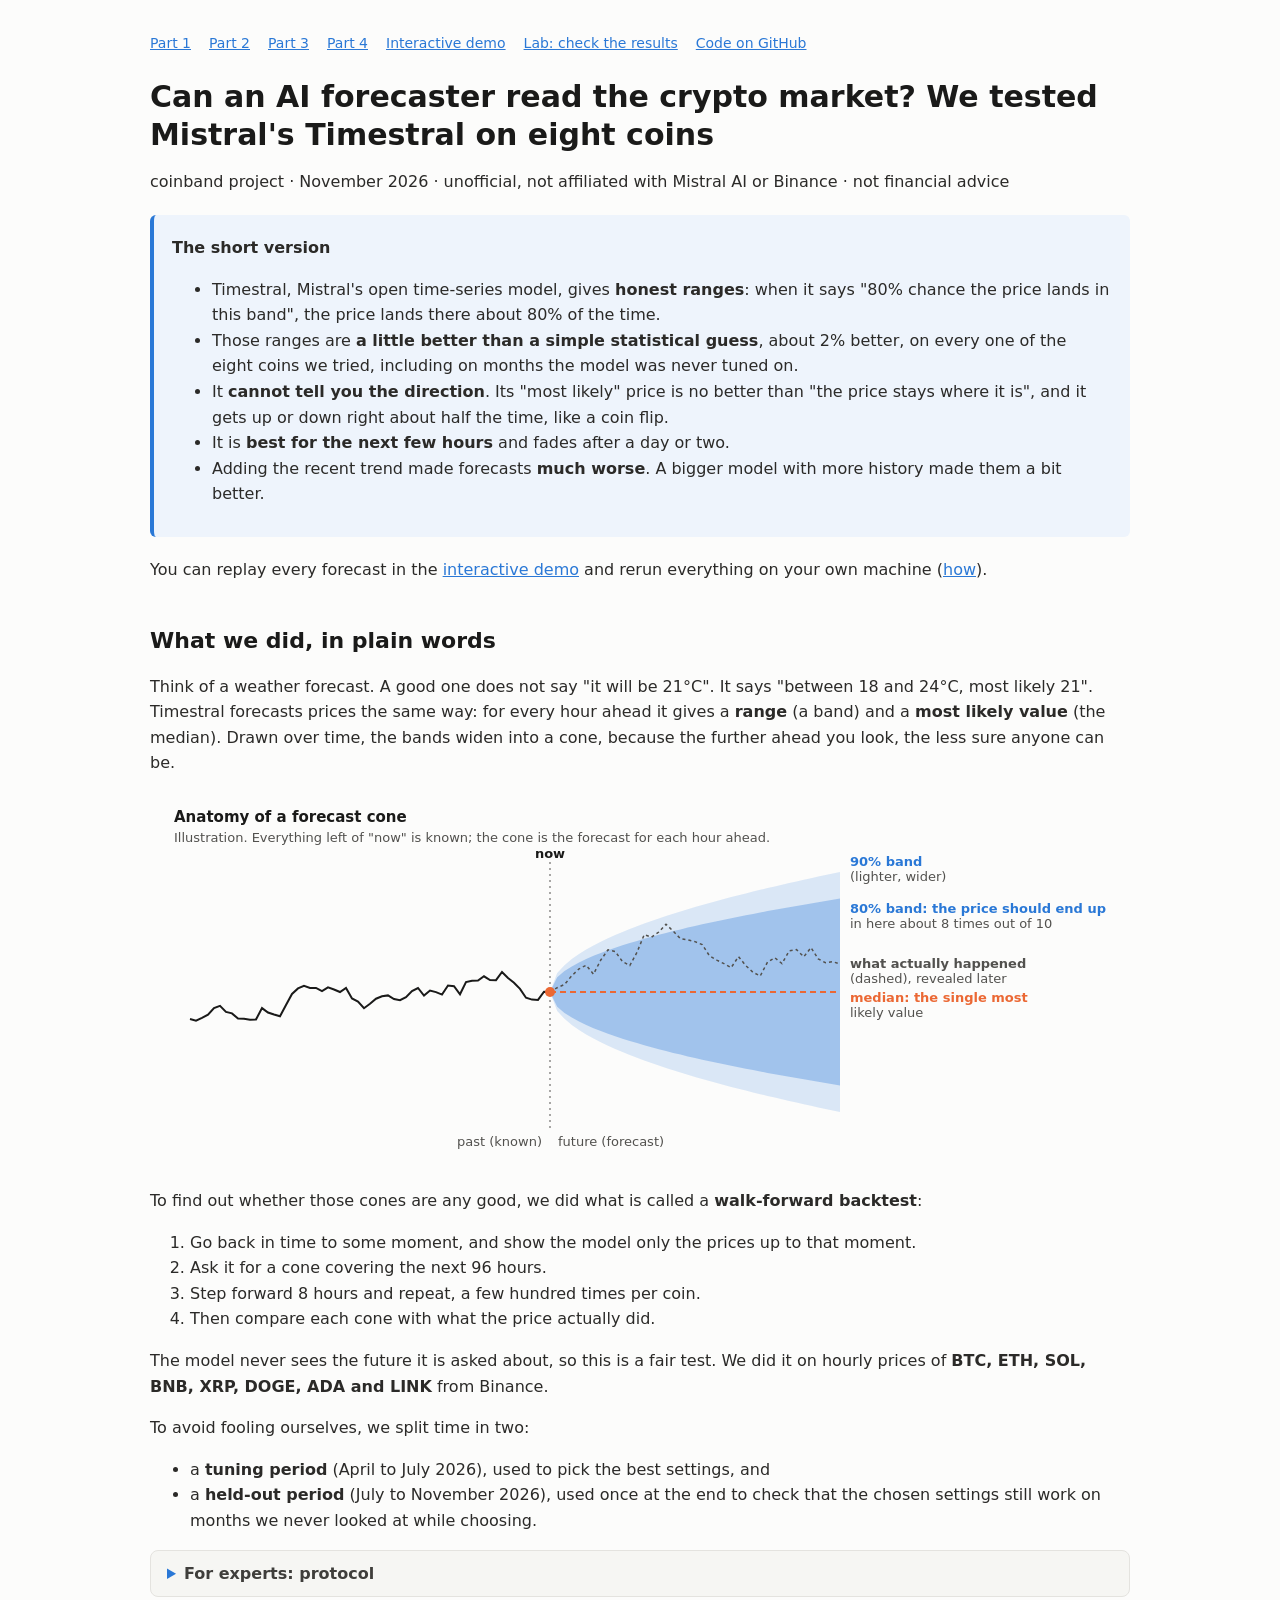
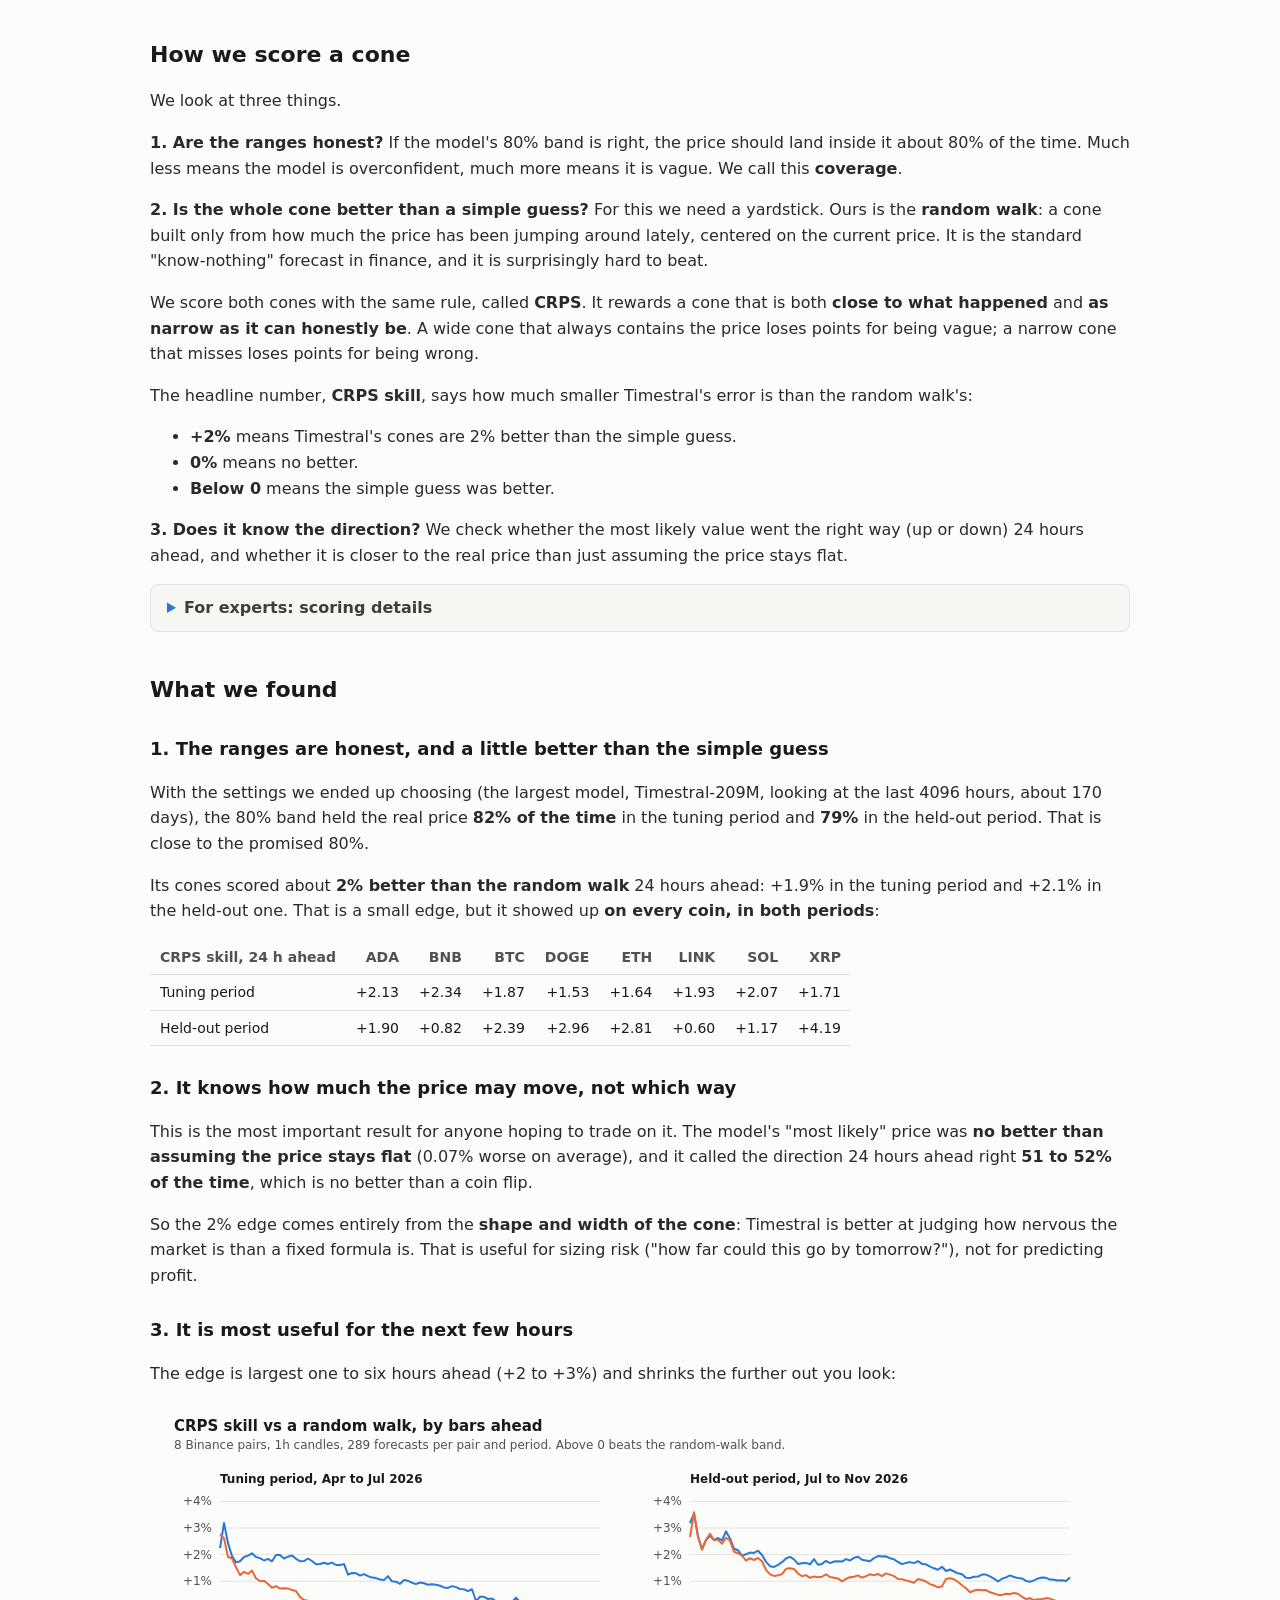
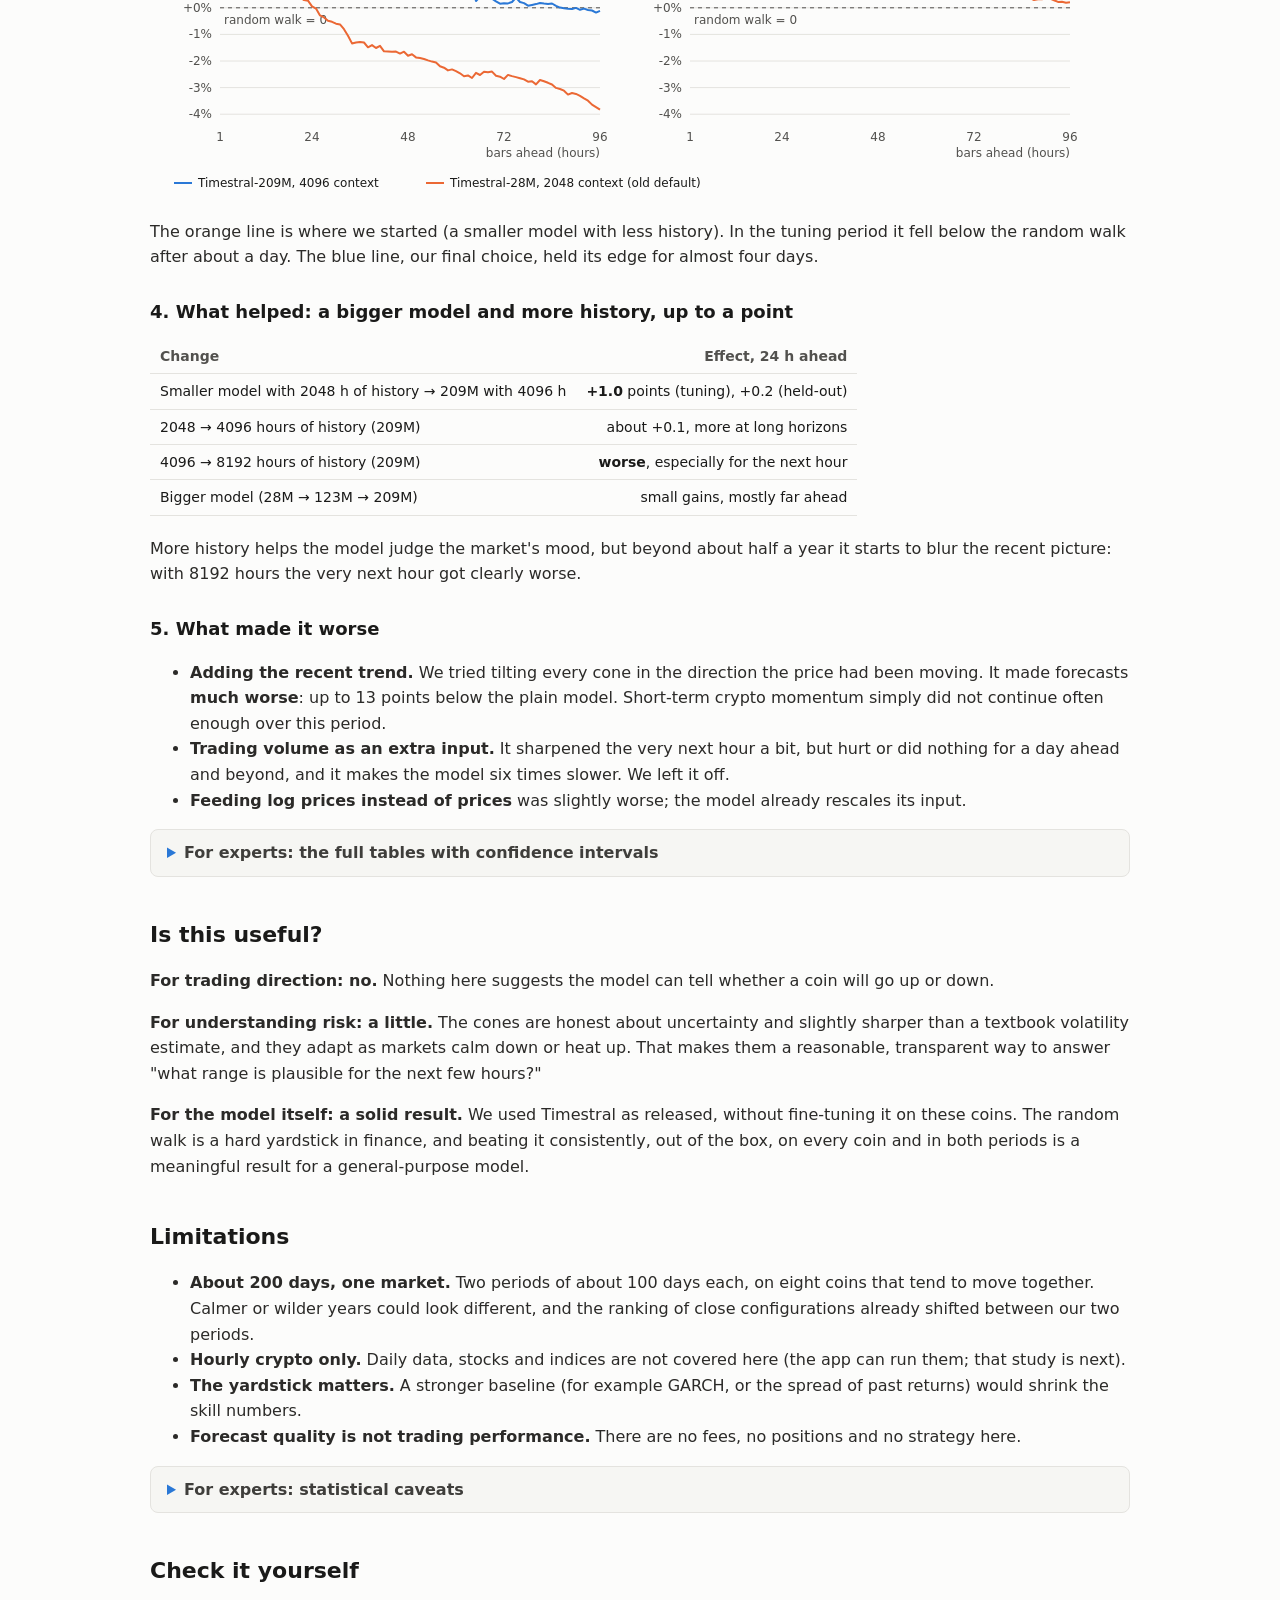
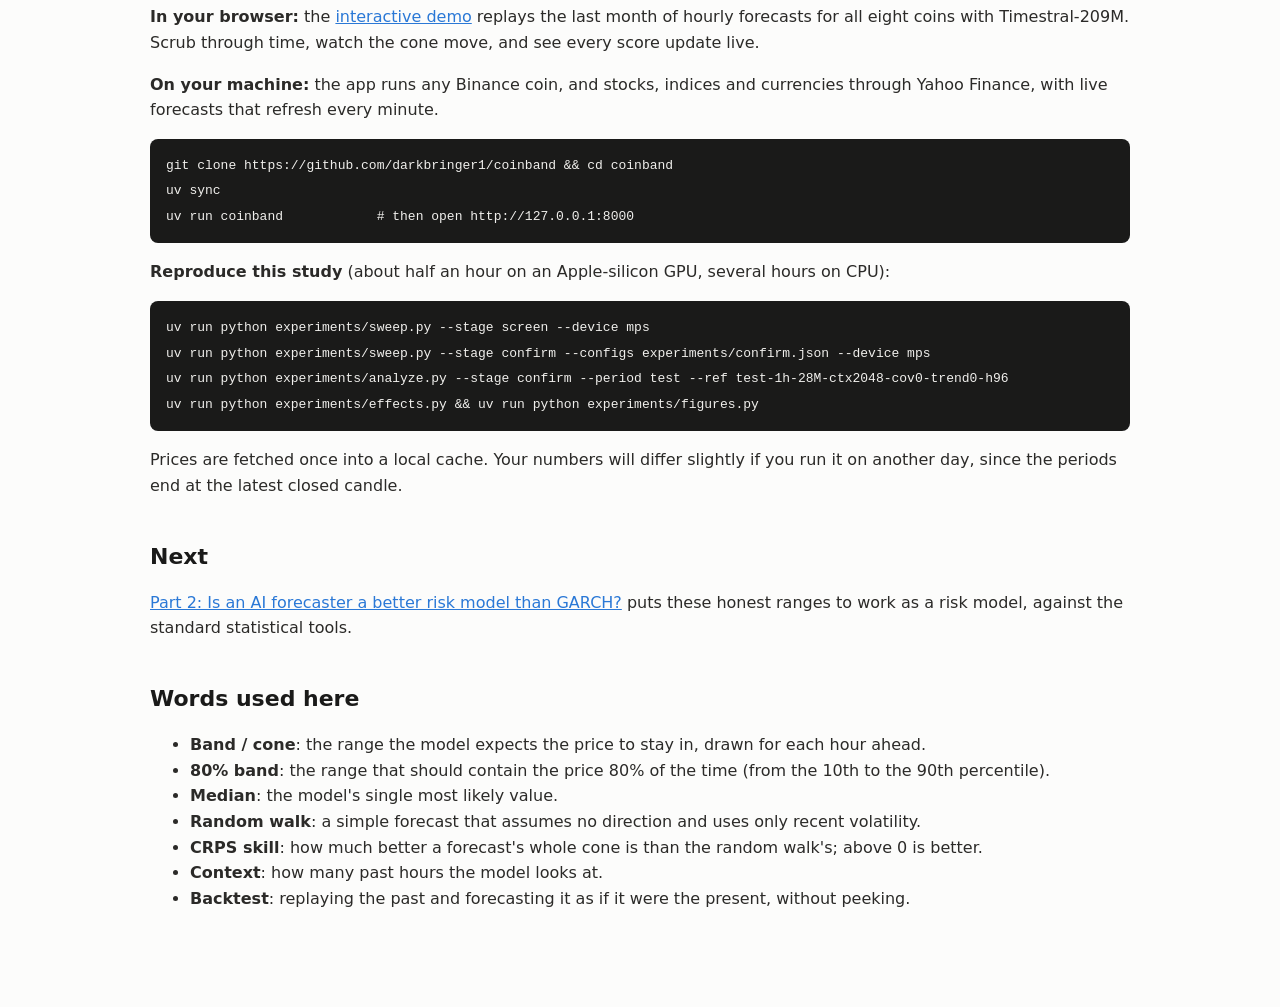
<file: docs/index.html>
<!-- generated by experiments/build_site.py from docs/paper.md -->
<!DOCTYPE html><html lang="en"><head><meta charset="utf-8"><meta name="viewport" content="width=device-width, initial-scale=1"><meta name="description" content="We backtested Mistral's Timestral forecaster on eight crypto coins: honest ranges, a small but consistent edge over a random walk, and no sense of direction."><title>Can an AI forecaster read the crypto market? We tested Mistral&#x27;s Timestral on eight coins</title><style>
:root { color-scheme: light; }
body { margin: 0; background: #fcfcfb; color: #1a1a19;
  font: 16px/1.6 ui-sans-serif, system-ui, -apple-system, "Segoe UI", Roboto, sans-serif; }
main { max-width: 980px; margin: 0 auto; padding: 32px 24px 80px; }
nav { font-size: 14px; margin-bottom: 24px; }
nav a { color: #2a78d6; }
h1 { font-size: 30px; line-height: 1.25; margin: 0 0 8px; }
h2 { font-size: 22px; margin: 40px 0 12px; }
h3 { font-size: 18px; margin: 28px 0 10px; }
p, li { color: #2b2a28; }
a { color: #2a78d6; }
code { font: 13px ui-monospace, SFMono-Regular, Menlo, monospace; background: #efeee9; padding: 1px 4px; border-radius: 4px; }
pre { background: #1a1a19; color: #f0efec; padding: 14px 16px; border-radius: 8px; overflow-x: auto; }
pre code { background: none; color: inherit; padding: 0; }
.table-wrap { overflow-x: auto; margin: 12px 0 20px; }
table { border-collapse: collapse; font-size: 14px; font-variant-numeric: tabular-nums; }
th, td { border-bottom: 1px solid #e4e3df; padding: 6px 10px; text-align: right; white-space: nowrap; }
th:first-child, td:first-child { text-align: left; white-space: normal; }
th { color: #52514e; font-weight: 600; }
img { max-width: 100%; height: auto; display: block; margin: 16px 0; }
blockquote { margin: 20px 0; padding: 14px 18px; background: #eef4fc; border-left: 4px solid #2a78d6; border-radius: 6px; }
blockquote p { margin: 6px 0; }
details { margin: 16px 0; border: 1px solid #e4e3df; border-radius: 8px; padding: 0 16px; background: #f6f6f3; }
details[open] { padding-bottom: 8px; }
summary { cursor: pointer; padding: 10px 0; font-weight: 600; color: #3f3e3b; }
details > summary::marker { color: #2a78d6; }
.lede { font-size: 18px; color: #3f3e3b; }
.nav { display: flex; gap: 18px; flex-wrap: wrap; }
</style></head><body><main><nav class="nav"><a href="./">Part 1</a><a href="risk/">Part 2</a><a href="options/">Part 3</a><a href="markets/">Part 4</a><a href="demo/">Interactive demo</a><a href="lab/">Lab: check the results</a><a href="https://github.com/darkbringer1/coinband">Code on GitHub</a></nav><h1 id="can-an-ai-forecaster-read-the-crypto-market-we-tested-mistral-s-timestral-on-eight-coins">Can an AI forecaster read the crypto market? We tested Mistral's Timestral on eight coins</h1>
<p>coinband project · November 2026 · unofficial, not affiliated with Mistral AI or Binance · not financial advice</p>
<blockquote><p><strong>The short version</strong></p>
<ul><li>Timestral, Mistral's open time-series model, gives <strong>honest ranges</strong>: when it says "80% chance the price lands in this band", the price lands there about 80% of the time.</li><li>Those ranges are <strong>a little better than a simple statistical guess</strong>, about 2% better, on every one of the eight coins we tried, including on months the model was never tuned on.</li><li>It <strong>cannot tell you the direction</strong>. Its "most likely" price is no better than "the price stays where it is", and it gets up or down right about half the time, like a coin flip.</li><li>It is <strong>best for the next few hours</strong> and fades after a day or two.</li><li>Adding the recent trend made forecasts <strong>much worse</strong>. A bigger model with more history made them a bit better.</li></ul></blockquote>
<p>You can replay every forecast in the <a href="demo/">interactive demo</a> and rerun everything on your own machine (<a href="#check-it-yourself">how</a>).</p>
<h2 id="what-we-did-in-plain-words">What we did, in plain words</h2>
<p>Think of a weather forecast. A good one does not say "it will be 21°C". It says "between 18 and 24°C, most likely 21". Timestral forecasts prices the same way: for every hour ahead it gives a <strong>range</strong> (a band) and a <strong>most likely value</strong> (the median). Drawn over time, the bands widen into a cone, because the further ahead you look, the less sure anyone can be.</p>
<p><img alt="A forecast cone" src="figures/cone-anatomy.svg"></p>
<p>To find out whether those cones are any good, we did what is called a <strong>walk-forward backtest</strong>:</p>
<ol><li>Go back in time to some moment, and show the model only the prices up to that moment.</li><li>Ask it for a cone covering the next 96 hours.</li><li>Step forward 8 hours and repeat, a few hundred times per coin.</li><li>Then compare each cone with what the price actually did.</li></ol>
<p>The model never sees the future it is asked about, so this is a fair test. We did it on hourly prices of <strong>BTC, ETH, SOL, BNB, XRP, DOGE, ADA and LINK</strong> from Binance.</p>
<p>To avoid fooling ourselves, we split time in two:</p>
<ul><li>a <strong>tuning period</strong> (April to July 2026), used to pick the best settings, and</li><li>a <strong>held-out period</strong> (July to November 2026), used once at the end to check that the chosen settings still work on months we never looked at while choosing.</li></ul>
<details>
<summary>For experts: protocol</summary>
<ul><li>Data: hourly closed candles from Binance's public market-data API, 13,152 hours per pair (May 2025 to November 2026), frozen in a local cache so every run sees the same data.</li><li>At each forecast origin the model sees at most <code>context</code> hours before it (NaN-padded when shorter) and returns 21 quantiles (P01 to P99) for each of the next 96 hours.</li><li>Origins are 8 hours apart; 300 per pair and period, of which the 289 whose 96 hours have fully played out are scored.</li><li>Tuning origins run from 2026-04-20 to 2026-07-29, held-out origins from 2026-07-29 to 2026-11-06.</li><li>Screening: 35 configurations on the tuning period and four pairs (BTC, ETH, SOL, BNB). Confirmation: eight configurations on all eight pairs in both periods. The default was chosen on the tuning period; held-out numbers were computed once, after that choice.</li><li>Models: Timestral-5M, 28M, 123M and 209M from the upstream release, unmodified, with the library's default test-time augmentation (symmetric averaging and non-negative clipping).</li></ul>
</details>
<h2 id="how-we-score-a-cone">How we score a cone</h2>
<p>We look at three things.</p>
<p><strong>1. Are the ranges honest?</strong> If the model's 80% band is right, the price should land inside it about 80% of the time. Much less means the model is overconfident, much more means it is vague. We call this <strong>coverage</strong>.</p>
<p><strong>2. Is the whole cone better than a simple guess?</strong> For this we need a yardstick. Ours is the <strong>random walk</strong>: a cone built only from how much the price has been jumping around lately, centered on the current price. It is the standard "know-nothing" forecast in finance, and it is surprisingly hard to beat.</p>
<p>We score both cones with the same rule, called <strong>CRPS</strong>. It rewards a cone that is both <strong>close to what happened</strong> and <strong>as narrow as it can honestly be</strong>. A wide cone that always contains the price loses points for being vague; a narrow cone that misses loses points for being wrong.</p>
<p>The headline number, <strong>CRPS skill</strong>, says how much smaller Timestral's error is than the random walk's:</p>
<ul><li><strong>+2%</strong> means Timestral's cones are 2% better than the simple guess.</li><li><strong>0%</strong> means no better.</li><li><strong>Below 0</strong> means the simple guess was better.</li></ul>
<p><strong>3. Does it know the direction?</strong> We check whether the most likely value went the right way (up or down) 24 hours ahead, and whether it is closer to the real price than just assuming the price stays flat.</p>
<details>
<summary>For experts: scoring details</summary>
<ul><li>All errors are divided by the last known price, so pairs with very different prices pool fairly.</li><li>CRPS is approximated as twice the mean pinball loss over the model's 21 quantile levels, applied the same way to the forecast and the baseline.</li><li>Random-walk baseline: last price × exp(σ·√k·z_q) for quantile level q at step k, with σ the standard deviation of the previous 500 one-hour log returns.</li><li>CRPS skill = 1 − ΣCRPS(forecast) / ΣCRPS(random walk), pooled over pairs and origins, over steps 1 to h.</li><li>MAE skill: the median against "price stays flat".</li><li>Calibration error: mean absolute gap between each quantile level and how often the price came in at or below that quantile.</li><li>Direction hit: whether the median got the sign of the move h hours ahead right; a flat call counts as a miss.</li><li>Confidence intervals: 90% moving-block bootstrap over origins, blocks of 12 origins (96 hours) so overlapping forecasts stay together, 1000 resamples, the same resamples for every configuration so differences are paired.</li></ul>
</details>
<h2 id="what-we-found">What we found</h2>
<h3 id="1-the-ranges-are-honest-and-a-little-better-than-the-simple-guess">1. The ranges are honest, and a little better than the simple guess</h3>
<p>With the settings we ended up choosing (the largest model, Timestral-209M, looking at the last 4096 hours, about 170 days), the 80% band held the real price <strong>82% of the time</strong> in the tuning period and <strong>79%</strong> in the held-out period. That is close to the promised 80%.</p>
<p>Its cones scored about <strong>2% better than the random walk</strong> 24 hours ahead: +1.9% in the tuning period and +2.1% in the held-out one. That is a small edge, but it showed up <strong>on every coin, in both periods</strong>:</p>
<div class="table-wrap"><table><thead><tr><th>CRPS skill, 24 h ahead</th><th>ADA</th><th>BNB</th><th>BTC</th><th>DOGE</th><th>ETH</th><th>LINK</th><th>SOL</th><th>XRP</th></tr></thead><tbody><tr><td>Tuning period</td><td>+2.13</td><td>+2.34</td><td>+1.87</td><td>+1.53</td><td>+1.64</td><td>+1.93</td><td>+2.07</td><td>+1.71</td></tr><tr><td>Held-out period</td><td>+1.90</td><td>+0.82</td><td>+2.39</td><td>+2.96</td><td>+2.81</td><td>+0.60</td><td>+1.17</td><td>+4.19</td></tr></tbody></table></div>
<h3 id="2-it-knows-how-much-the-price-may-move-not-which-way">2. It knows how much the price may move, not which way</h3>
<p>This is the most important result for anyone hoping to trade on it. The model's "most likely" price was <strong>no better than assuming the price stays flat</strong> (0.07% worse on average), and it called the direction 24 hours ahead right <strong>51 to 52% of the time</strong>, which is no better than a coin flip.</p>
<p>So the 2% edge comes entirely from the <strong>shape and width of the cone</strong>: Timestral is better at judging how nervous the market is than a fixed formula is. That is useful for sizing risk ("how far could this go by tomorrow?"), not for predicting profit.</p>
<h3 id="3-it-is-most-useful-for-the-next-few-hours">3. It is most useful for the next few hours</h3>
<p>The edge is largest one to six hours ahead (+2 to +3%) and shrinks the further out you look:</p>
<p><img alt="CRPS skill by hours ahead" src="figures/skill-by-horizon.svg"></p>
<p>The orange line is where we started (a smaller model with less history). In the tuning period it fell below the random walk after about a day. The blue line, our final choice, held its edge for almost four days.</p>
<h3 id="4-what-helped-a-bigger-model-and-more-history-up-to-a-point">4. What helped: a bigger model and more history, up to a point</h3>
<div class="table-wrap"><table><thead><tr><th>Change</th><th>Effect, 24 h ahead</th></tr></thead><tbody><tr><td>Smaller model with 2048 h of history → 209M with 4096 h</td><td><strong>+1.0</strong> points (tuning), +0.2 (held-out)</td></tr><tr><td>2048 → 4096 hours of history (209M)</td><td>about +0.1, more at long horizons</td></tr><tr><td>4096 → 8192 hours of history (209M)</td><td><strong>worse</strong>, especially for the next hour</td></tr><tr><td>Bigger model (28M → 123M → 209M)</td><td>small gains, mostly far ahead</td></tr></tbody></table></div>
<p>More history helps the model judge the market's mood, but beyond about half a year it starts to blur the recent picture: with 8192 hours the very next hour got clearly worse.</p>
<h3 id="5-what-made-it-worse">5. What made it worse</h3>
<ul><li><strong>Adding the recent trend.</strong> We tried tilting every cone in the direction the price had been moving. It made forecasts <strong>much worse</strong>: up to 13 points below the plain model. Short-term crypto momentum simply did not continue often enough over this period.</li><li><strong>Trading volume as an extra input.</strong> It sharpened the very next hour a bit, but hurt or did nothing for a day ahead and beyond, and it makes the model six times slower. We left it off.</li><li><strong>Feeding log prices instead of prices</strong> was slightly worse; the model already rescales its input.</li></ul>
<details>
<summary>For experts: the full tables with confidence intervals</summary>
<p><strong>The shortlist, eight pairs.</strong> CRPS skill vs the random walk, % (steps 1 to h):</p>
<div class="table-wrap"><table><thead><tr><th>Configuration</th><th>Tuning h=1</th><th>h=6</th><th>h=24</th><th>h=96</th><th>Held-out h=1</th><th>h=6</th><th>h=24</th><th>h=96</th></tr></thead><tbody><tr><td><strong>209M, ctx 4096 (default)</strong></td><td>+2.24</td><td>+2.12</td><td><strong>+1.90</strong></td><td>+0.73</td><td>+3.19</td><td>+2.72</td><td><strong>+2.13</strong></td><td>+1.51</td></tr><tr><td>209M, ctx 2048</td><td>+3.41</td><td>+2.38</td><td>+1.83</td><td>+0.24</td><td>+3.20</td><td>+2.67</td><td>+2.00</td><td>+1.02</td></tr><tr><td>123M, ctx 4096</td><td>+2.18</td><td>+2.06</td><td>+1.76</td><td>+0.52</td><td>+3.04</td><td>+2.69</td><td>+2.02</td><td>+1.42</td></tr><tr><td>209M, ctx 8192</td><td>−0.42</td><td>+1.37</td><td>+1.65</td><td>+0.38</td><td>+1.26</td><td>+2.18</td><td>+1.93</td><td>+1.07</td></tr><tr><td>28M, ctx 4096</td><td>+2.53</td><td>+1.99</td><td>+1.51</td><td>−0.00</td><td>+2.96</td><td>+2.77</td><td>+2.04</td><td>+1.23</td></tr><tr><td>209M, ctx 4096, volume</td><td>+2.98</td><td>+2.55</td><td>+1.25</td><td>−1.01</td><td>+3.85</td><td>+3.42</td><td>+2.20</td><td>+1.57</td></tr><tr><td>28M, ctx 4096, volume</td><td>+2.60</td><td>+1.96</td><td>+0.97</td><td>−1.16</td><td>+2.98</td><td>+2.98</td><td>+2.10</td><td>+1.50</td></tr><tr><td>28M, ctx 2048 (old default)</td><td>+2.77</td><td>+1.84</td><td>+0.88</td><td>−1.94</td><td>+2.66</td><td>+2.69</td><td>+1.93</td><td>+0.94</td></tr></tbody></table></div>
<p>For the default, 24 hours ahead: MAE skill −0.07% in both periods, 80% coverage 82.0% and 79.3%, calibration error 0.88 and 0.80 points, direction hit 50.9% and 51.8%.</p>
<p><strong>One change at a time.</strong> Change in CRPS skill, percentage points, with 90% paired bootstrap intervals; bold when the interval excludes zero:</p>
<div class="table-wrap"><table><thead><tr><th>Change</th><th>Tuning h=1</th><th>h=24</th><th>h=96</th><th>Held-out h=1</th><th>h=24</th><th>h=96</th></tr></thead><tbody><tr><td>Old default to 209M, ctx 4096</td><td>−0.52 (−1.05, +0.09)</td><td><strong>+1.02 (+0.34, +1.78)</strong></td><td><strong>+2.66 (+0.78, +4.62)</strong></td><td><strong>+0.53 (+0.11, +0.94)</strong></td><td>+0.20 (−0.07, +0.36)</td><td><strong>+0.57 (+0.14, +0.96)</strong></td></tr><tr><td>Context 2048 to 4096, 209M</td><td><strong>−1.16 (−1.50, −0.81)</strong></td><td>+0.07 (−0.19, +0.38)</td><td>+0.48 (−0.10, +1.11)</td><td>−0.01 (−0.20, +0.17)</td><td>+0.13 (−0.01, +0.24)</td><td><strong>+0.49 (+0.11, +0.86)</strong></td></tr><tr><td>Context 4096 to 8192, 209M</td><td><strong>−2.66 (−3.35, −2.00)</strong></td><td><strong>−0.25 (−0.45, −0.08)</strong></td><td><strong>−0.35 (−0.62, −0.11)</strong></td><td><strong>−1.93 (−2.50, −1.32)</strong></td><td>−0.20 (−0.40, +0.02)</td><td><strong>−0.43 (−0.76, −0.12)</strong></td></tr><tr><td>28M to 123M, ctx 4096</td><td>−0.35 (−0.82, +0.52)</td><td>+0.25 (−0.02, +0.64)</td><td><strong>+0.52 (+0.02, +1.15)</strong></td><td>+0.08 (−0.50, +0.61)</td><td>−0.01 (−0.28, +0.26)</td><td>+0.18 (−0.49, +0.88)</td></tr><tr><td>123M to 209M, ctx 4096</td><td>+0.06 (−0.49, +0.36)</td><td>+0.14 (−0.06, +0.32)</td><td>+0.21 (−0.15, +0.63)</td><td>+0.15 (−0.21, +0.59)</td><td>+0.11 (−0.05, +0.26)</td><td>+0.09 (−0.12, +0.32)</td></tr><tr><td>Volume, 209M ctx 4096</td><td><strong>+0.73 (+0.20, +1.14)</strong></td><td><strong>−0.65 (−1.36, −0.17)</strong></td><td><strong>−1.73 (−2.87, −0.97)</strong></td><td><strong>+0.66 (+0.28, +1.11)</strong></td><td>+0.06 (−0.35, +0.45)</td><td>+0.07 (−0.56, +0.65)</td></tr></tbody></table></div>
<p><strong>Trend drift</strong> (screen: four pairs, tuning period, 28M with a 4096-hour context and volume): tilting each forecast by the least-squares slope of log price over the last N hours moved CRPS skill 24 hours ahead from +0.95% without trend by −13.3 points (N = 48), −4.6 (N = 168) and −1.1 (N = 720), and was worse at every horizon tested.</p>
<p><strong>Log prices</strong> (an earlier, smaller test with one forecast per hour on the most recent months): lowered CRPS skill by about 0.1 points for both 28M and 209M.</p>
</details>
<h2 id="is-this-useful">Is this useful?</h2>
<p><strong>For trading direction: no.</strong> Nothing here suggests the model can tell whether a coin will go up or down.</p>
<p><strong>For understanding risk: a little.</strong> The cones are honest about uncertainty and slightly sharper than a textbook volatility estimate, and they adapt as markets calm down or heat up. That makes them a reasonable, transparent way to answer "what range is plausible for the next few hours?"</p>
<p><strong>For the model itself: a solid result.</strong> We used Timestral as released, without fine-tuning it on these coins. The random walk is a hard yardstick in finance, and beating it consistently, out of the box, on every coin and in both periods is a meaningful result for a general-purpose model.</p>
<h2 id="limitations">Limitations</h2>
<ul><li><strong>About 200 days, one market.</strong> Two periods of about 100 days each, on eight coins that tend to move together. Calmer or wilder years could look different, and the ranking of close configurations already shifted between our two periods.</li><li><strong>Hourly crypto only.</strong> Daily data, stocks and indices are not covered here (the app can run them; that study is next).</li><li><strong>The yardstick matters.</strong> A stronger baseline (for example GARCH, or the spread of past returns) would shrink the skill numbers.</li><li><strong>Forecast quality is not trading performance.</strong> There are no fees, no positions and no strategy here.</li></ul>
<details>
<summary>For experts: statistical caveats</summary>
<ul><li>The bootstrap resamples each pair separately and so ignores the correlation between pairs; the intervals are likely too narrow.</li><li>Screening and the choice of default used the tuning period only, but the shortlist was informed by a few earlier exploratory runs on the most recent months (now the held-out period). The held-out numbers are therefore slightly optimistic.</li><li>CRPS is approximated from 21 unevenly spaced quantiles.</li></ul>
</details>
<h2 id="check-it-yourself">Check it yourself</h2>
<p><strong>In your browser:</strong> the <a href="demo/">interactive demo</a> replays the last month of hourly forecasts for all eight coins with Timestral-209M. Scrub through time, watch the cone move, and see every score update live.</p>
<p><strong>On your machine:</strong> the app runs any Binance coin, and stocks, indices and currencies through Yahoo Finance, with live forecasts that refresh every minute.</p>
<pre><code>git clone https://github.com/darkbringer1/coinband &amp;&amp; cd coinband
uv sync
uv run coinband            # then open http://127.0.0.1:8000</code></pre>
<p><strong>Reproduce this study</strong> (about half an hour on an Apple-silicon GPU, several hours on CPU):</p>
<pre><code>uv run python experiments/sweep.py --stage screen --device mps
uv run python experiments/sweep.py --stage confirm --configs experiments/confirm.json --device mps
uv run python experiments/analyze.py --stage confirm --period test --ref test-1h-28M-ctx2048-cov0-trend0-h96
uv run python experiments/effects.py &amp;&amp; uv run python experiments/figures.py</code></pre>
<p>Prices are fetched once into a local cache. Your numbers will differ slightly if you run it on another day, since the periods end at the latest closed candle.</p>
<h2 id="next">Next</h2>
<p><a href="risk/">Part 2: Is an AI forecaster a better risk model than GARCH?</a> puts these honest ranges to work as a risk model, against the standard statistical tools.</p>
<h2 id="words-used-here">Words used here</h2>
<ul><li><strong>Band / cone</strong>: the range the model expects the price to stay in, drawn for each hour ahead.</li><li><strong>80% band</strong>: the range that should contain the price 80% of the time (from the 10th to the 90th percentile).</li><li><strong>Median</strong>: the model's single most likely value.</li><li><strong>Random walk</strong>: a simple forecast that assumes no direction and uses only recent volatility.</li><li><strong>CRPS skill</strong>: how much better a forecast's whole cone is than the random walk's; above 0 is better.</li><li><strong>Context</strong>: how many past hours the model looks at.</li><li><strong>Backtest</strong>: replaying the past and forecasting it as if it were the present, without peeking.</li></ul></main></body></html>
</file>
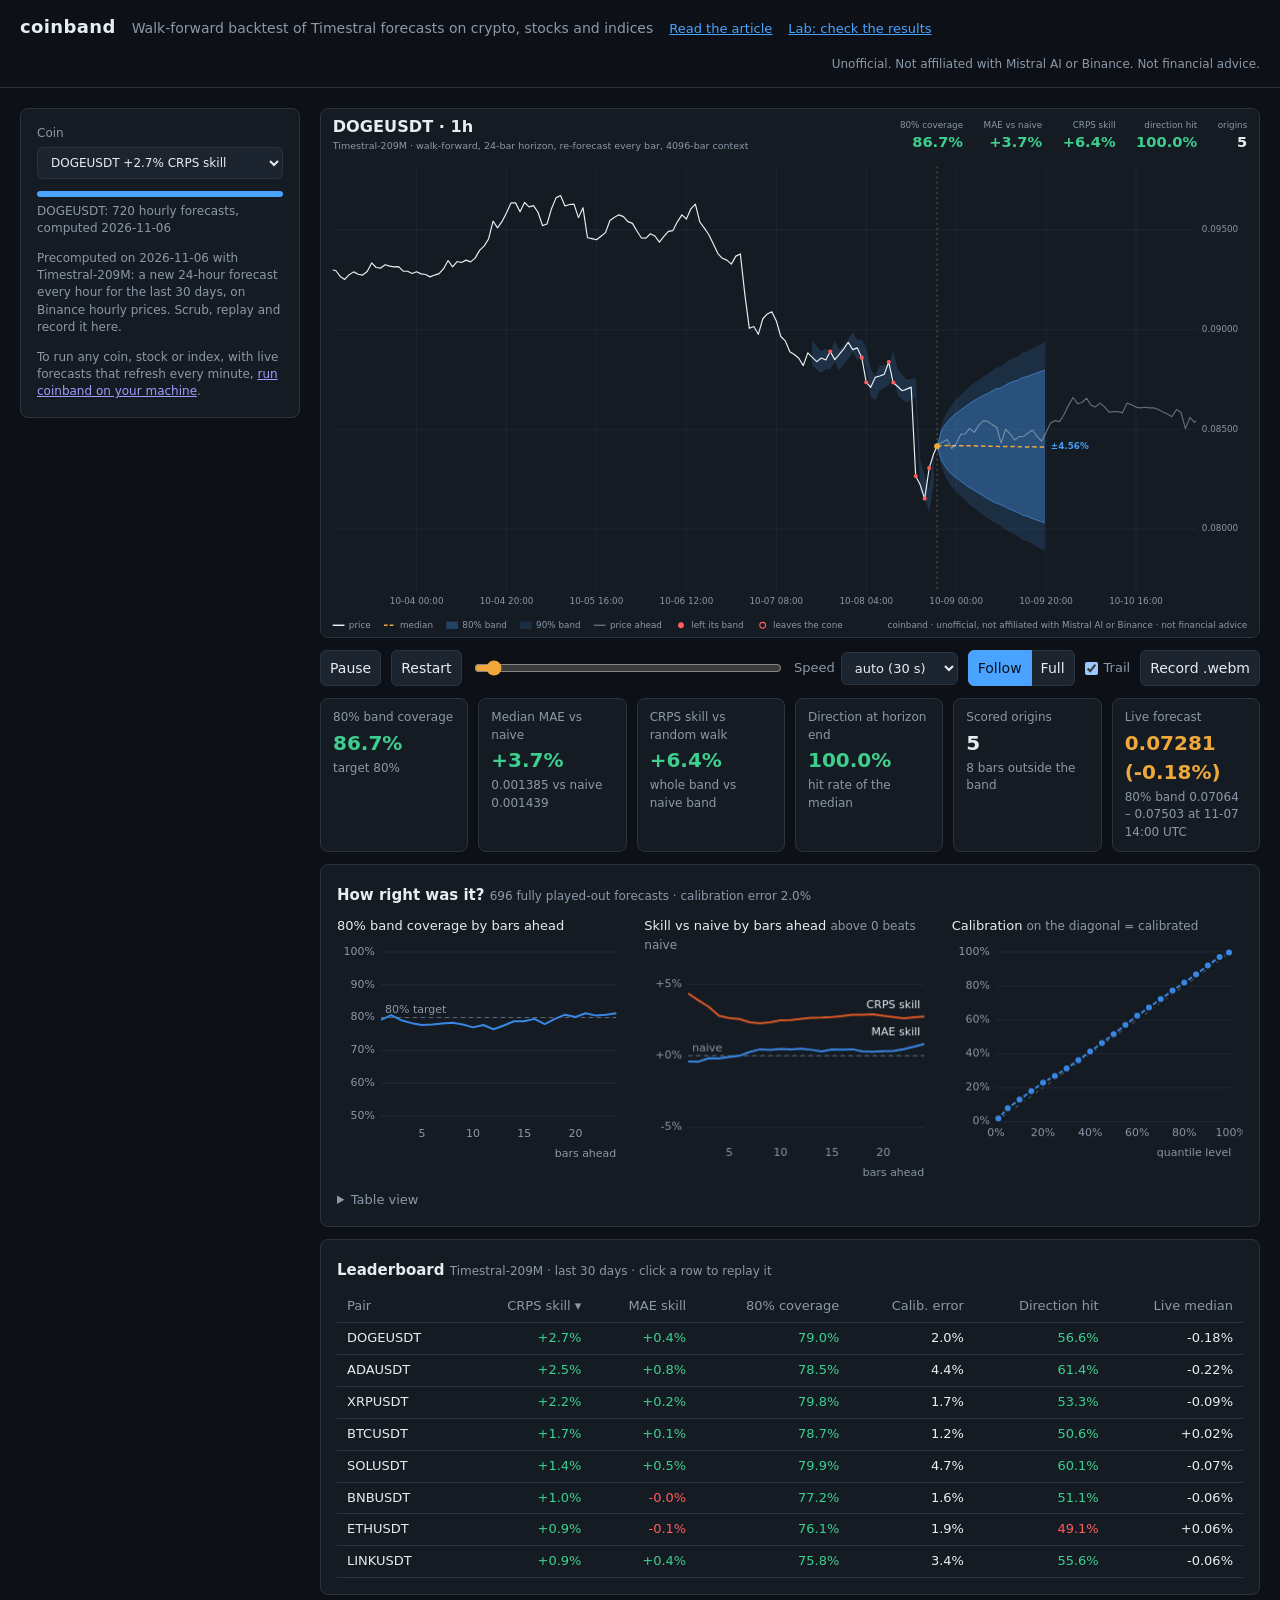
<file: docs/demo/index.html>
<!-- generated by experiments/build_site.py from coinband/static -->
<!DOCTYPE html>
<html lang="en">
<head>
  <meta charset="utf-8">
  <meta name="viewport" content="width=device-width, initial-scale=1">
  <title>coinband demo: Timestral forecasts on crypto, replayed</title>
  <link rel="stylesheet" href="style.css">
</head>
<body>
  <header>
    <div class="brand">coinband</div>
    <div class="tagline">Walk-forward backtest of Timestral forecasts on crypto, stocks and indices</div>
    <a class="paper-link" href="../">Read the study</a>
    <div class="disclaimer">Unofficial. Not affiliated with Mistral AI or Binance. Not financial advice.</div>
  </header>

  <main>
    <aside>
      <form id="run-form" autocomplete="off">
        <label>Market
          <select id="source" name="source">
            <option value="binance" selected>Crypto (Binance)</option>
            <option value="yahoo">Stocks, indices, FX (Yahoo)</option>
          </select>
        </label>
        <label>Symbol
          <input id="symbol" name="symbol" list="symbols" value="BTCUSDT" spellcheck="false" required>
          <datalist id="symbols"></datalist>
        </label>
        <label>Interval
          <select id="interval" name="interval">
            <option selected>1h</option>
          </select>
        </label>
        <label>Model
          <select id="model" name="model"></select>
        </label>
        <div class="row">
          <label>Bars to fetch
            <input id="bars" name="bars" type="number" min="100" max="50000" step="100" value="6000">
          </label>
          <label>Context
            <input id="context" name="context" type="number" min="32" max="32768" step="32" value="4096">
          </label>
        </div>
        <div class="row">
          <label>Horizon
            <input id="horizon" name="horizon" type="number" min="1" max="512" value="24">
          </label>
          <label>Stride
            <input id="stride" name="stride" type="number" min="1" max="10000" value="1">
          </label>
        </div>
        <div class="row">
          <label>Max origins
            <input id="max_origins" name="max_origins" type="number" min="1" max="10000" value="1000">
          </label>
          <label title="Tilt each forecast by the log-price slope of the last N bars. 0 = plain Timestral.">Trend window
            <input id="trend_window" name="trend_window" type="number" min="0" max="5000" value="0">
          </label>
        </div>
        <label class="check-row" title="Feed log volume and the absolute 1-bar return as past covariates. Helped 1 to 6 bars ahead, hurt 24+ in one of two test periods; about 6x slower.">
          <input id="covariates" type="checkbox"> Volume covariates
        </label>
        <div class="run-row">
          <button id="run" type="submit">Run backtest</button>
          <button id="cancel-run" type="button" hidden>Cancel</button>
        </div>
        <div id="progress" class="progress" hidden>
          <div class="bar"><div id="progress-fill"></div></div>
          <div id="progress-text"></div>
        </div>
        <div id="error" class="error" hidden></div>
        <p class="hint">
          Each origin forecasts <em>horizon</em> bars from the <em>context</em> bars before it.
          A new forecast is made every <em>stride</em> bars (1 = every bar, so the cone moves with the price).
          The last one starts at the last closed candle: a live forecast. <em>Max origins</em> caps how many bars are replayed.
          <em>Trend window</em> &gt; 0 adds the recent drift to every forecast; the plain forecast is scored next to it.
        </p>
      </form>
      <section class="queue" id="queue" hidden>
        <h3>Queue <span class="muted">one job uses the model at a time</span></h3>
        <ul id="queue-list"></ul>
      </section>
    </aside>

    <section class="stage">
      <div class="canvas-wrap">
        <canvas id="chart"></canvas>
        <div id="empty" class="empty">Pick a pair and run a backtest.</div>
      </div>

      <div class="transport">
        <button id="play" title="Play / pause (space)" disabled>Play</button>
        <button id="restart" title="Restart" disabled>Restart</button>
        <input id="scrub" type="range" min="0" max="1000" value="0" disabled>
        <label>Speed
          <select id="speed">
            <option value="auto" selected>auto (30 s)</option>
            <option value="10">10 bars/s</option>
            <option value="25">25 bars/s</option>
            <option value="50">50 bars/s</option>
            <option value="100">100 bars/s</option>
            <option value="250">250 bars/s</option>
            <option value="1000">1000 bars/s</option>
          </select>
        </label>
        <div class="seg" role="group" aria-label="View">
          <button id="view-follow" class="on" type="button">Follow</button>
          <button id="view-full" type="button">Full</button>
        </div>
        <label class="check"><input id="trail" type="checkbox" checked> Trail</label>
        <button id="record" title="Record the playback to .webm" disabled>Record .webm</button>
        <label class="check" title="Every 60 s: fetch new closed bars and the current price, and redo the live forecast"><input id="live" type="checkbox" disabled> Live</label>
        <span id="live-status" class="muted"></span>
      </div>

      <div class="metrics" id="metrics">
        <div class="metric"><div class="k">80% band coverage</div><div class="v" id="m-coverage">–</div><div class="s">target 80%</div></div>
        <div class="metric"><div class="k">Median MAE vs naive</div><div class="v" id="m-skill">–</div><div class="s" id="m-mae">naive = price stays flat</div></div>
        <div class="metric"><div class="k">CRPS skill vs random walk</div><div class="v" id="m-crps">–</div><div class="s" id="m-crps-sub">whole band vs naive band</div></div>
        <div class="metric"><div class="k">Direction at horizon end</div><div class="v" id="m-direction">–</div><div class="s">hit rate of the median</div></div>
        <div class="metric"><div class="k">Scored origins</div><div class="v" id="m-scored">–</div><div class="s" id="m-breaches">breaches</div></div>
        <div class="metric live"><div class="k">Live forecast</div><div class="v" id="m-live">–</div><div class="s" id="m-live-band"></div></div>
      </div>

      <section class="analysis" id="analysis" hidden>
        <h2>How right was it? <span class="sub" id="analysis-sub"></span></h2>
        <div class="charts">
          <figure>
            <figcaption>80% band coverage by bars ahead</figcaption>
            <div class="chart-box"><canvas id="c-coverage"></canvas><div class="tip" hidden></div></div>
          </figure>
          <figure>
            <figcaption>Skill vs naive by bars ahead <span class="hint-inline">above 0 beats naive</span></figcaption>
            <div class="chart-box"><canvas id="c-skill"></canvas><div class="tip" hidden></div></div>
          </figure>
          <figure>
            <figcaption>Calibration <span class="hint-inline">on the diagonal = calibrated</span></figcaption>
            <div class="chart-box"><canvas id="c-calibration"></canvas><div class="tip" hidden></div></div>
          </figure>
        </div>
        <details>
          <summary>Table view</summary>
          <div class="table-wrap" id="horizon-table"></div>
        </details>
      </section>

      <section class="leaderboard">
        <h2>Leaderboard <span class="sub">same settings, several symbols</span></h2>
        <form id="lb-form" class="lb-form" autocomplete="off">
          <input id="lb-symbols" value="BTCUSDT ETHUSDT SOLUSDT BNBUSDT XRPUSDT DOGEUSDT" spellcheck="false" aria-label="Symbols">
          <button id="lb-run" type="submit">Run leaderboard</button>
          <span id="lb-progress" class="muted"></span>
        </form>
        <div id="lb-error" class="error" hidden></div>
        <div class="table-wrap" id="lb-table"></div>
      </section>
    </section>
  </main>

  <script>window.COINBAND_STATIC = {"index": "data/index.json", "article": "../", "lab": "../lab/", "repo": "https://github.com/darkbringer1/coinband"};</script>
  <script src="app.js"></script>
</body>
</html>
</file>
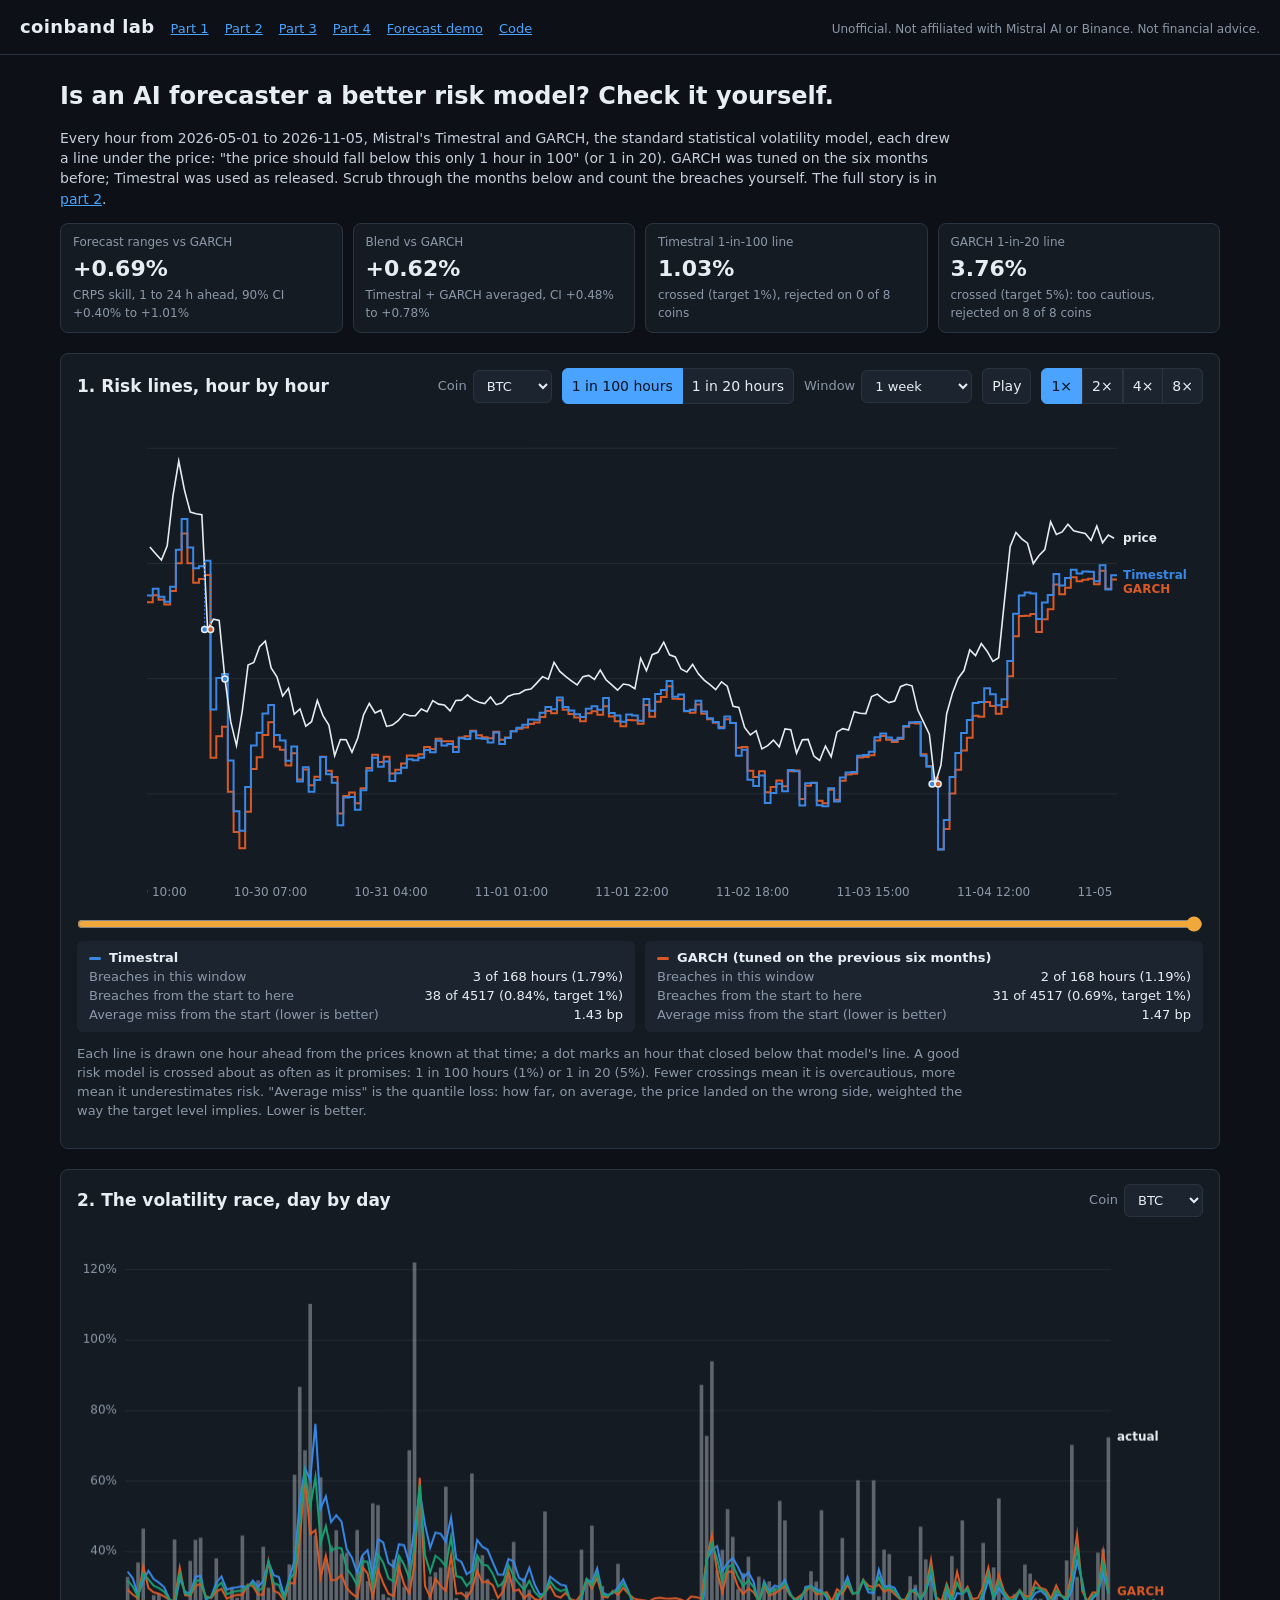
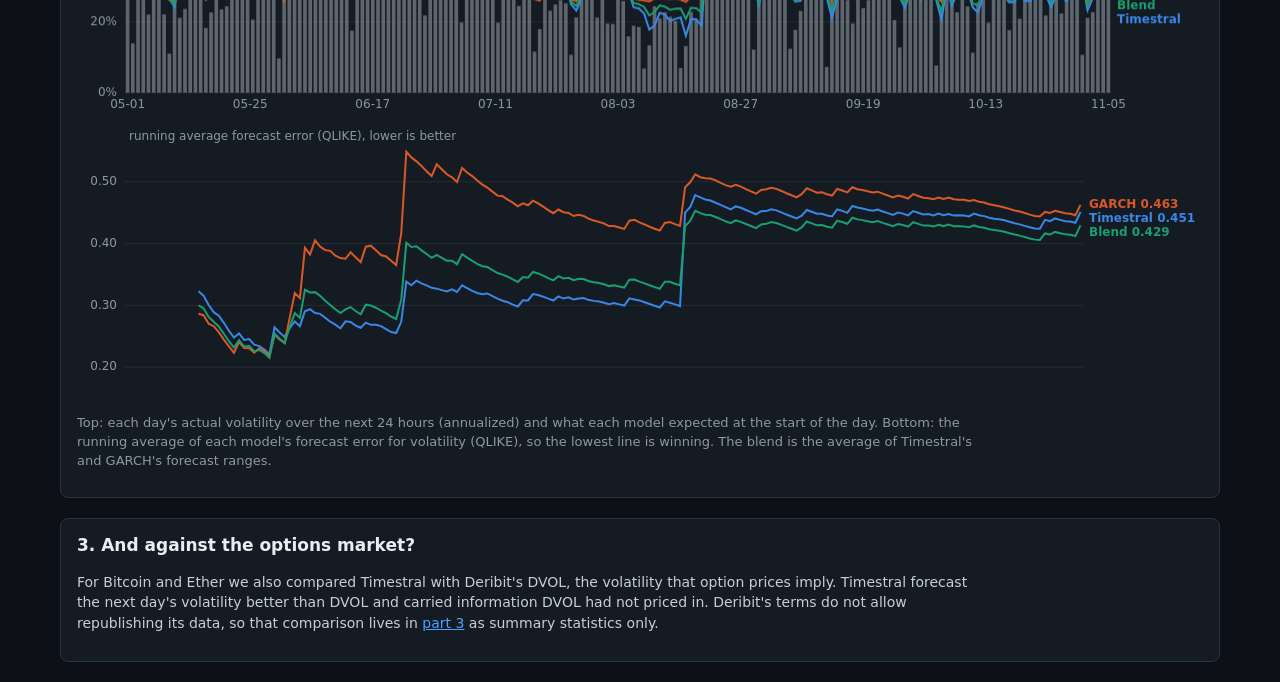
<file: docs/lab/index.html>
<!DOCTYPE html>
<html lang="en">
<head>
  <meta charset="utf-8">
  <meta name="viewport" content="width=device-width, initial-scale=1">
  <meta name="description" content="Interactive results: Timestral against GARCH as a crypto risk model, hour by hour and day by day.">
  <title>coinband lab: Timestral vs GARCH, replayed</title>
  <link rel="stylesheet" href="../demo/style.css">
  <link rel="stylesheet" href="lab.css">
</head>
<body>
  <header>
    <div class="brand">coinband lab</div>
    <nav class="lab-nav">
      <a href="../">Part 1</a><a href="../risk/">Part 2</a><a href="../options/">Part 3</a><a href="../markets/">Part 4</a>
      <a href="../demo/">Forecast demo</a><a href="https://github.com/darkbringer1/coinband">Code</a>
    </nav>
    <div class="disclaimer">Unofficial. Not affiliated with Mistral AI or Binance. Not financial advice.</div>
  </header>

  <main class="lab">
    <section class="intro">
      <h1>Is an AI forecaster a better risk model? Check it yourself.</h1>
      <p>Every hour from <span id="span-dates">May to November 2026</span>, Mistral's Timestral and GARCH, the
        standard statistical volatility model, each drew a line under the price: "the price should fall below this
        only 1 hour in 100" (or 1 in 20). GARCH was tuned on the six months before; Timestral was used as released.
        Scrub through the months below and count the breaches yourself.
        The full story is in <a href="../risk/">part 2</a>.</p>
      <div class="cards" id="cards"></div>
    </section>

    <section class="panel">
      <div class="panel-head">
        <h2>1. Risk lines, hour by hour</h2>
        <div class="controls">
          <label>Coin <select id="risk-pair"></select></label>
          <div class="seg" role="group" aria-label="Level">
            <button type="button" id="lvl-01" class="on">1 in 100 hours</button>
            <button type="button" id="lvl-05">1 in 20 hours</button>
          </div>
          <label>Window <select id="risk-window">
            <option value="72">3 days</option>
            <option value="168" selected>1 week</option>
            <option value="720">1 month</option>
            <option value="100000">everything</option>
          </select></label>
          <button type="button" id="risk-play">Play</button>
          <div class="seg" role="group" aria-label="Playback speed" id="risk-speed">
            <button type="button" data-speed="1" class="on">1×</button>
            <button type="button" data-speed="2">2×</button>
            <button type="button" data-speed="4">4×</button>
            <button type="button" data-speed="8">8×</button>
          </div>
        </div>
      </div>
      <div class="chart-wrap"><canvas id="risk-chart"></canvas><div class="tip" hidden></div></div>
      <input type="range" id="risk-scrub" min="0" max="1000" value="1000" aria-label="Position in time">
      <div class="stats" id="risk-stats"></div>
      <p class="note">Each line is drawn one hour ahead from the prices known at that time; a dot marks an hour that
        closed below that model's line. A good risk model is crossed about as often as it promises: 1 in 100 hours
        (1%) or 1 in 20 (5%). Fewer crossings mean it is overcautious, more mean it underestimates risk.
        "Average miss" is the quantile loss: how far, on average, the price landed on the wrong side, weighted the
        way the target level implies. Lower is better.</p>
    </section>

    <section class="panel">
      <div class="panel-head">
        <h2>2. The volatility race, day by day</h2>
        <div class="controls">
          <label>Coin <select id="vol-pair"></select></label>
        </div>
      </div>
      <div class="chart-wrap"><canvas id="vol-chart"></canvas><div class="tip" hidden></div></div>
      <div class="chart-wrap short"><canvas id="race-chart"></canvas><div class="tip" hidden></div></div>
      <p class="note">Top: each day's actual volatility over the next 24 hours (annualized) and what each model expected
        at the start of the day. Bottom: the running average of each model's forecast error for volatility (QLIKE),
        so the lowest line is winning. The blend is the average of Timestral's and GARCH's forecast ranges.</p>
    </section>

    <section class="panel">
      <h2>3. And against the options market?</h2>
      <p>For Bitcoin and Ether we also compared Timestral with Deribit's DVOL, the volatility that option prices
        imply. Timestral forecast the next day's volatility better than DVOL and carried information DVOL had not
        priced in. Deribit's terms do not allow republishing its data, so that comparison lives in
        <a href="../options/">part 3</a> as summary statistics only.</p>
    </section>
  </main>

  <script src="lab.js"></script>
</body>
</html>
</file>
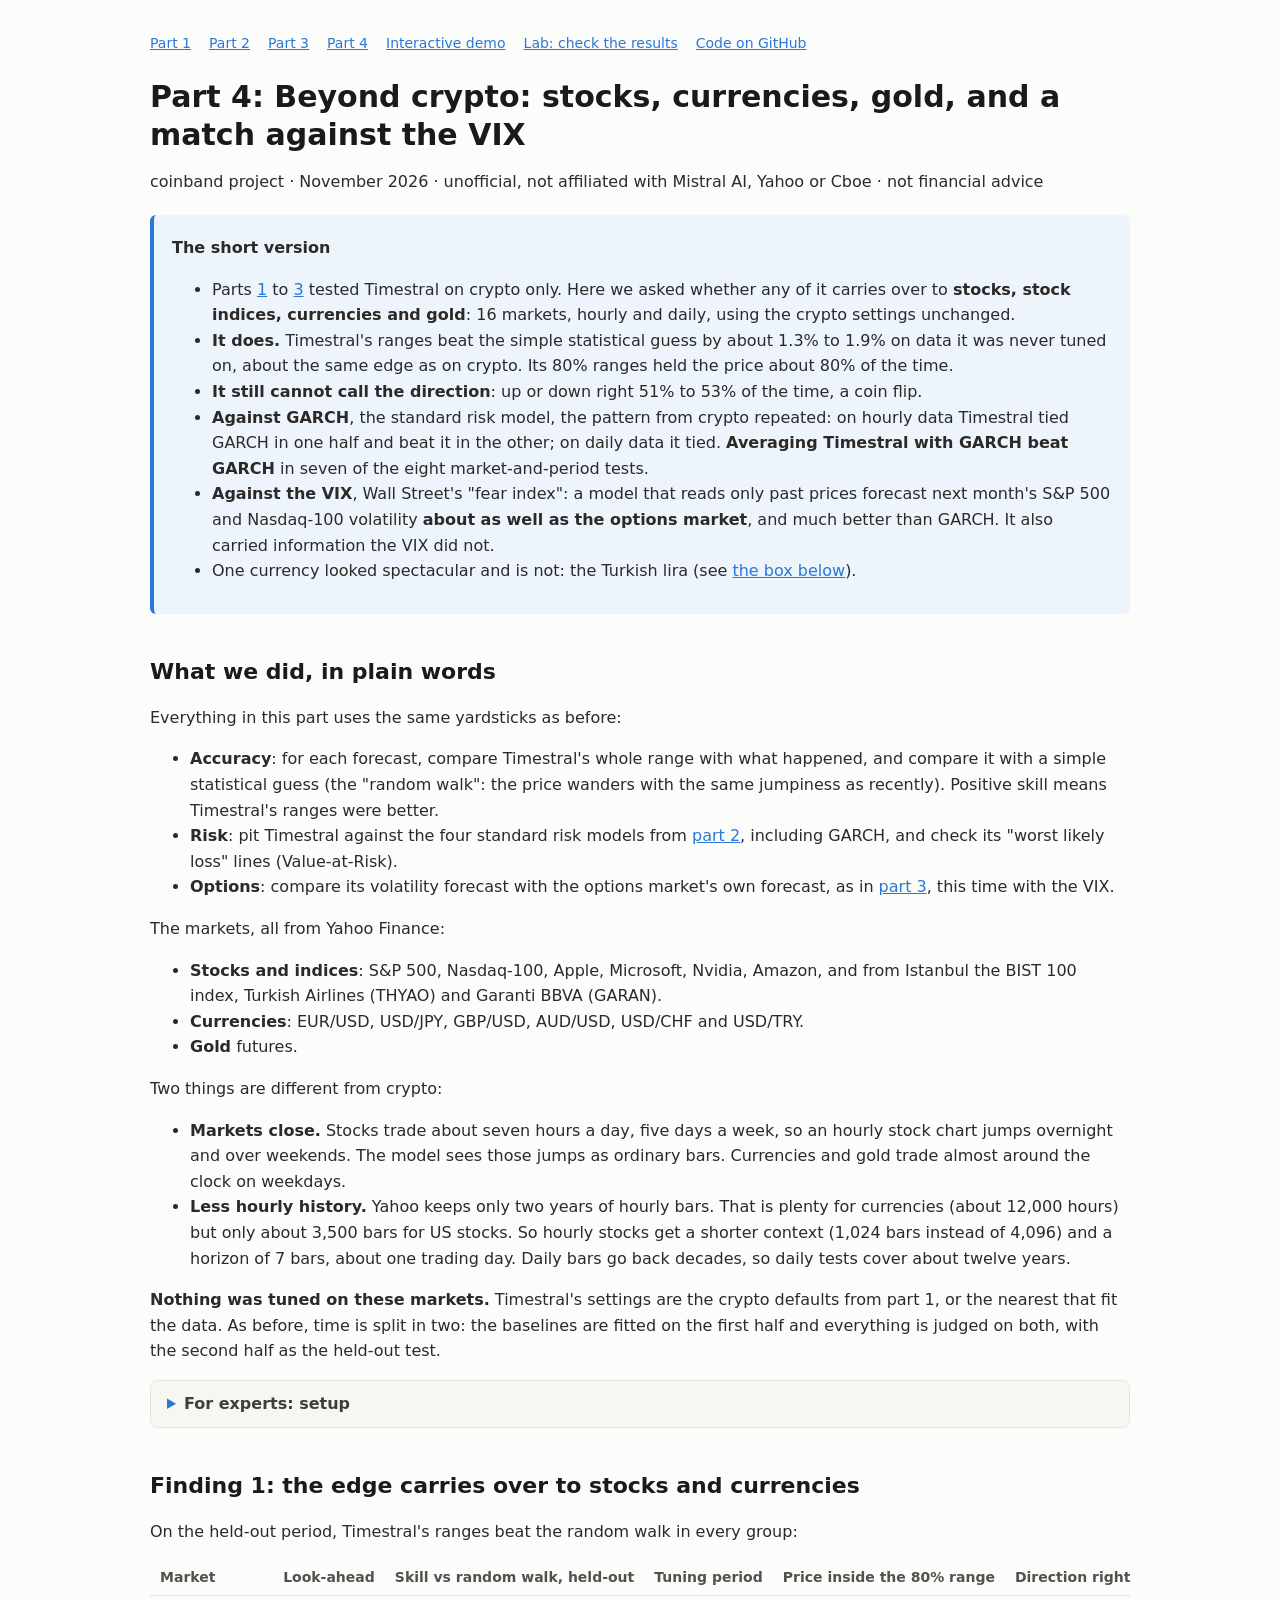
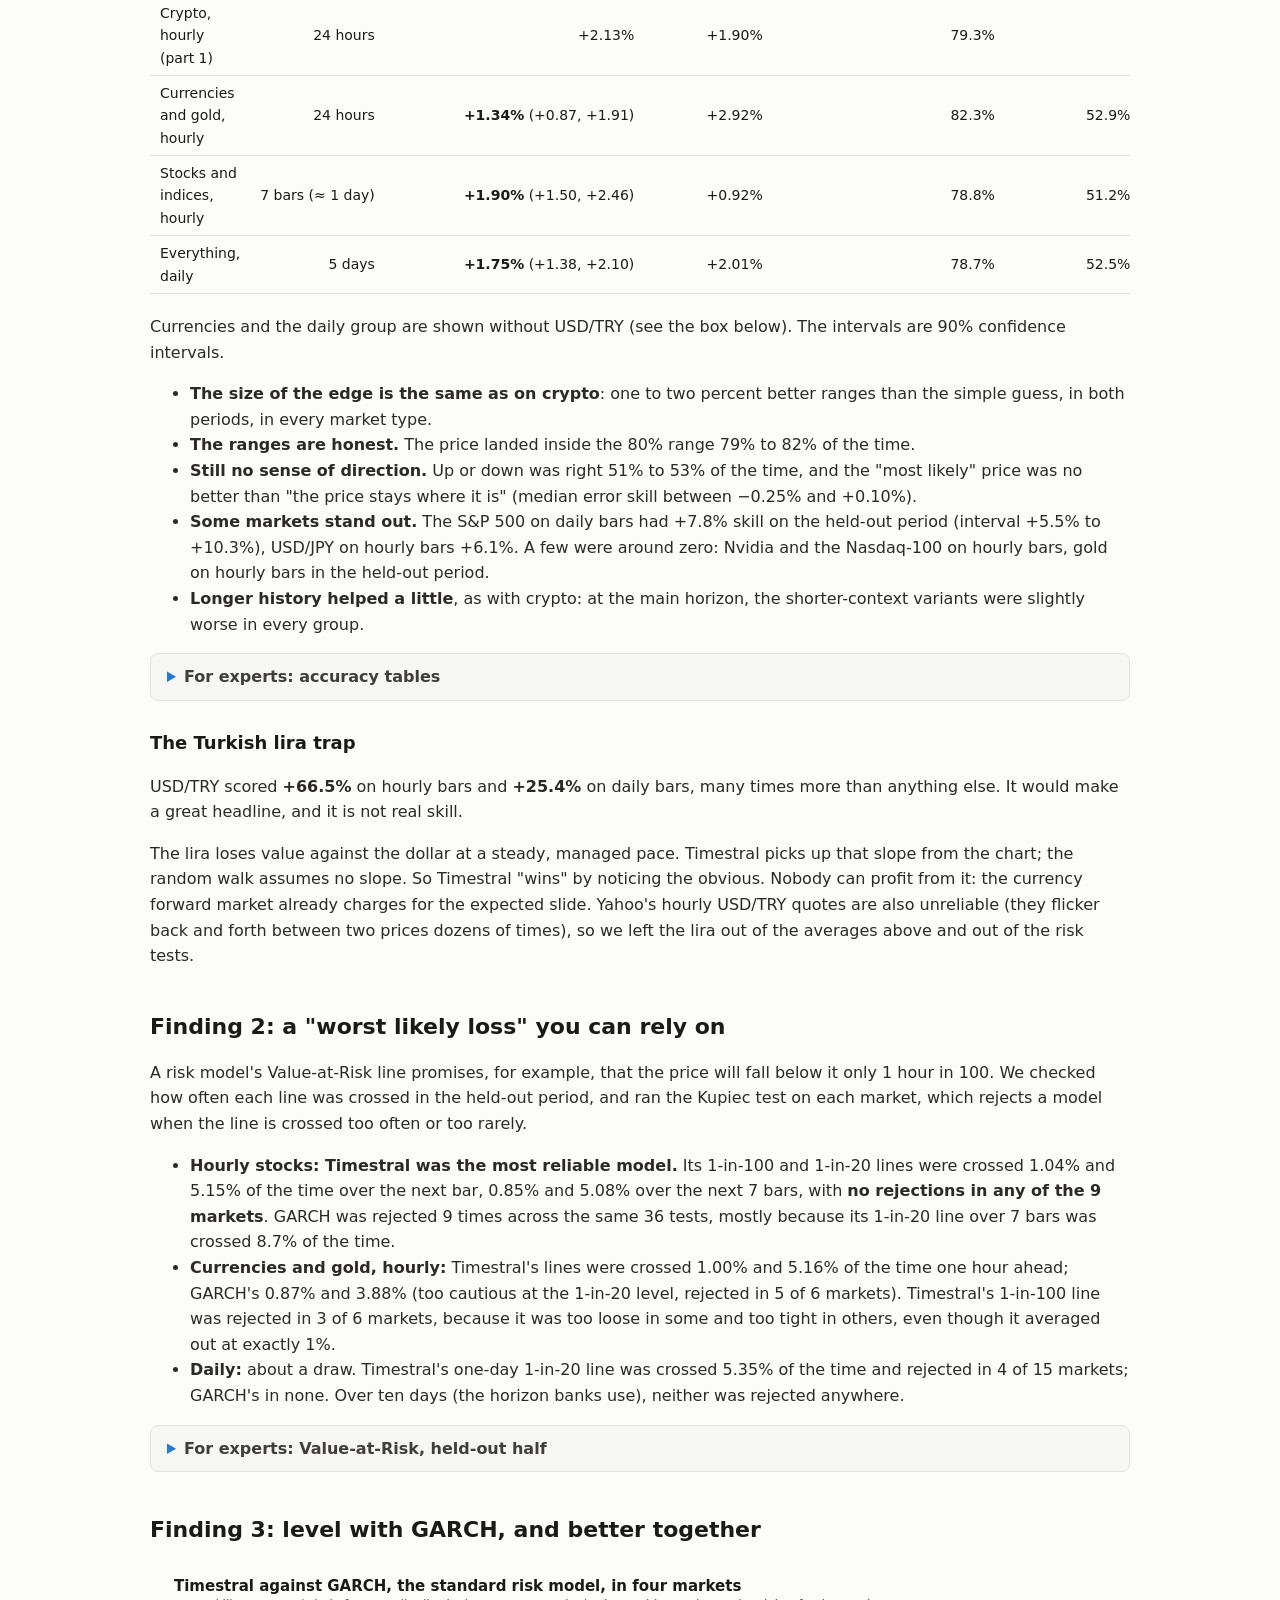
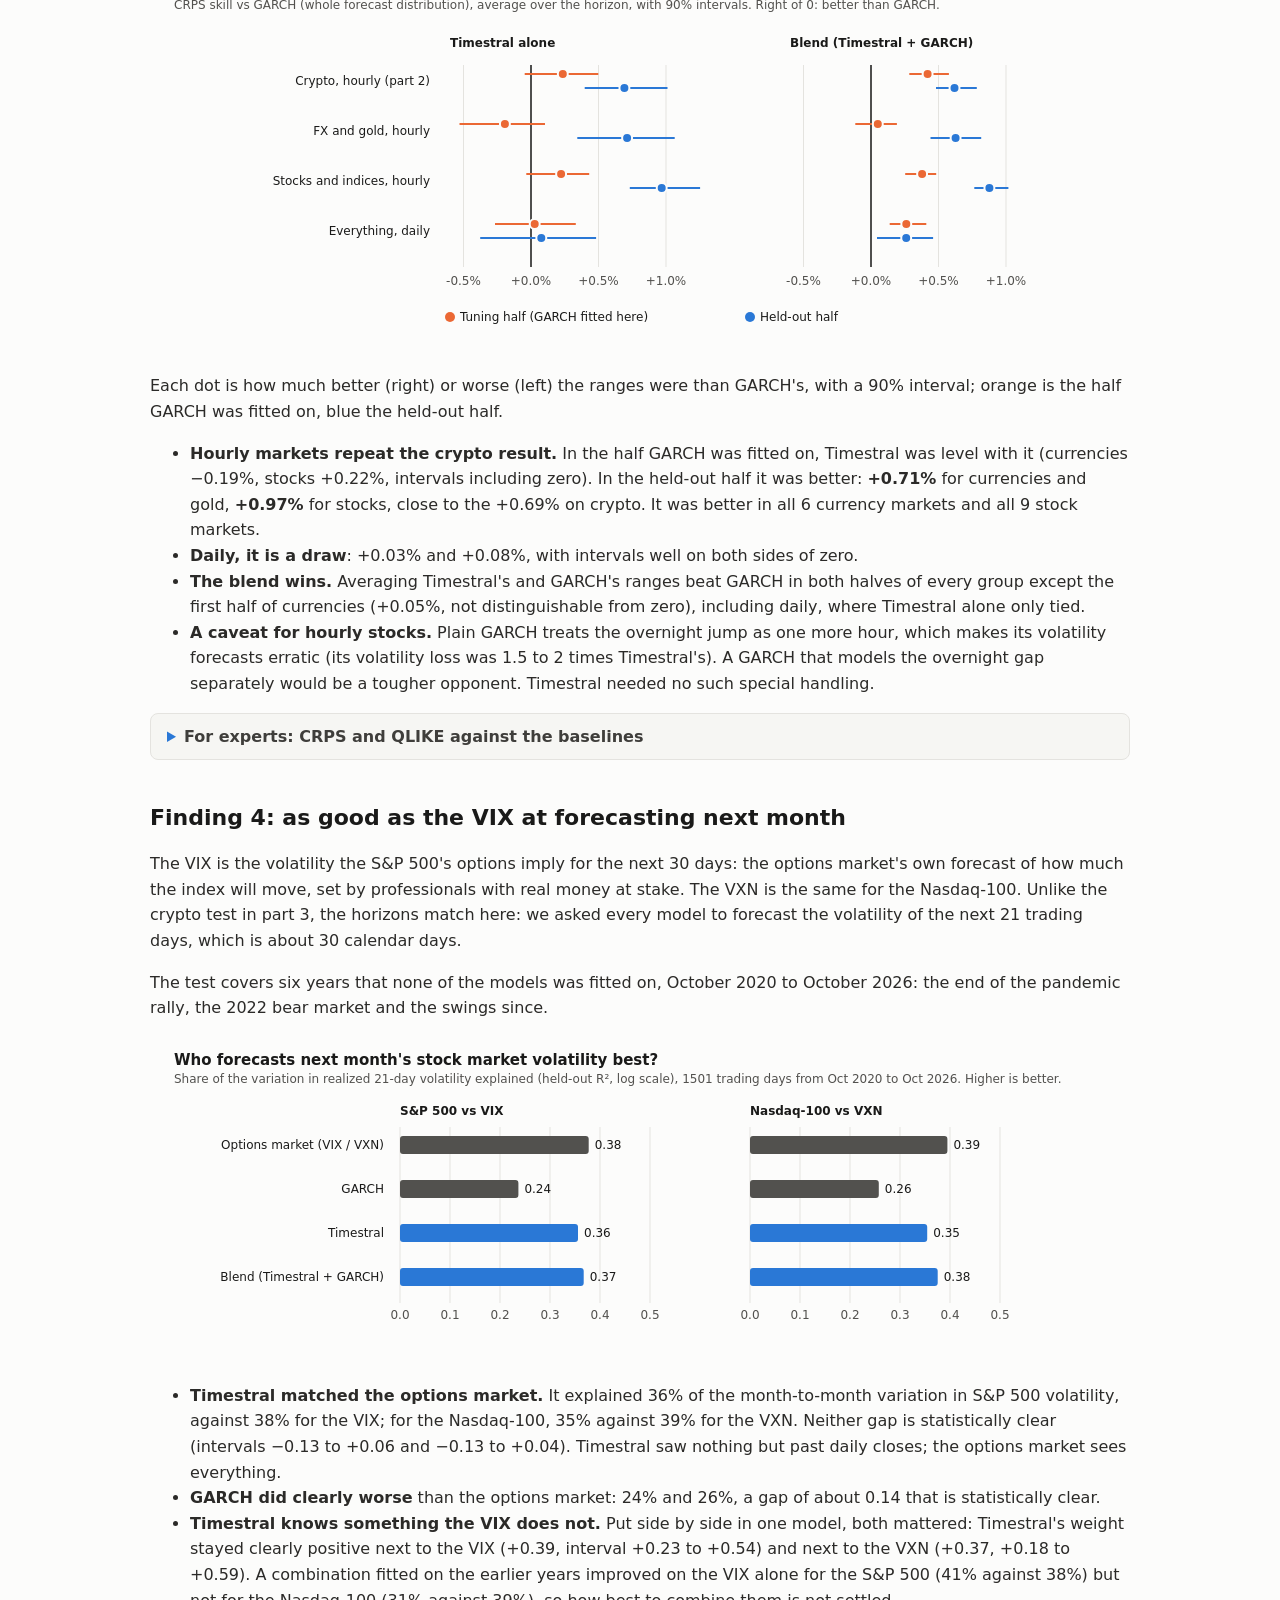
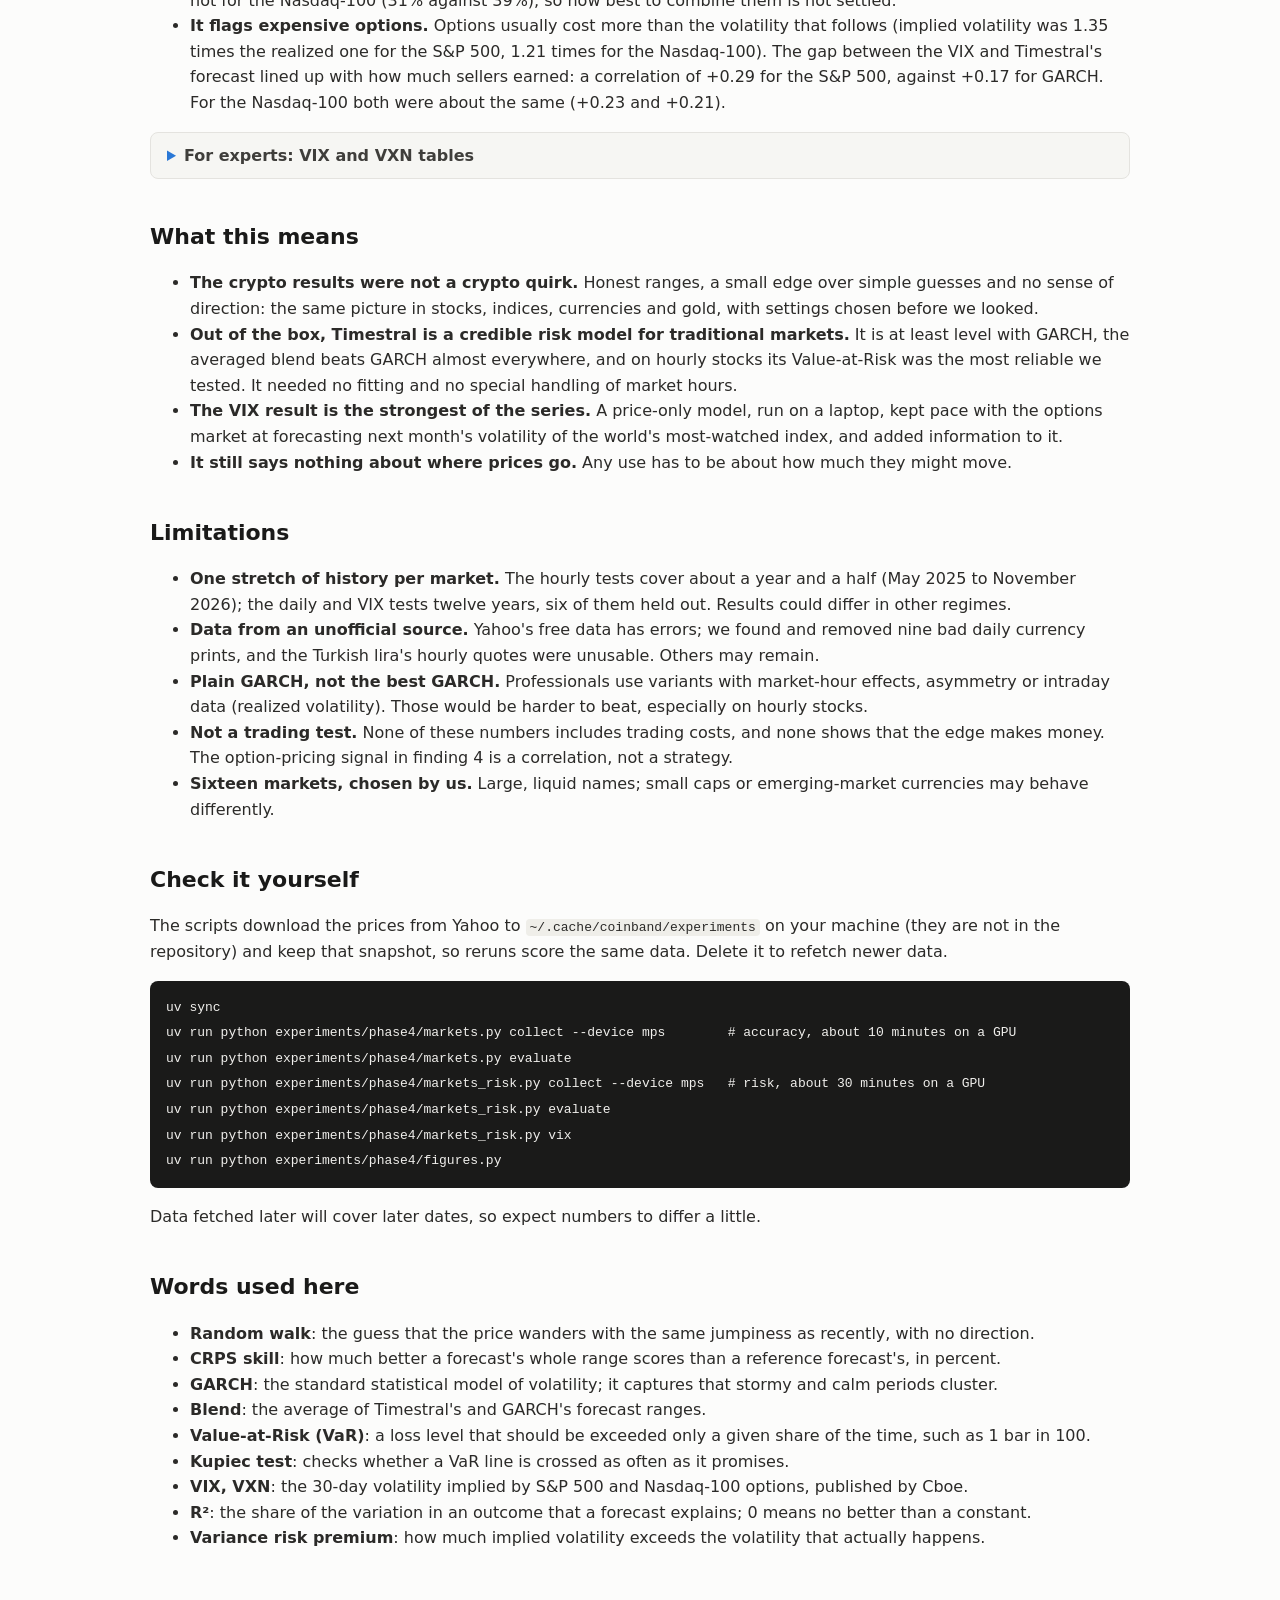
<file: docs/markets/index.html>
<!-- generated by experiments/build_site.py from docs/markets.md -->
<!DOCTYPE html><html lang="en"><head><meta charset="utf-8"><meta name="viewport" content="width=device-width, initial-scale=1"><meta name="description" content="Timestral on stocks, indices, currencies and gold: the same small, honest edge as on crypto, level with GARCH, and as good as the VIX at forecasting next month's stock market volatility."><title>Part 4: Beyond crypto: stocks, currencies, gold, and a match against the VIX</title><style>
:root { color-scheme: light; }
body { margin: 0; background: #fcfcfb; color: #1a1a19;
  font: 16px/1.6 ui-sans-serif, system-ui, -apple-system, "Segoe UI", Roboto, sans-serif; }
main { max-width: 980px; margin: 0 auto; padding: 32px 24px 80px; }
nav { font-size: 14px; margin-bottom: 24px; }
nav a { color: #2a78d6; }
h1 { font-size: 30px; line-height: 1.25; margin: 0 0 8px; }
h2 { font-size: 22px; margin: 40px 0 12px; }
h3 { font-size: 18px; margin: 28px 0 10px; }
p, li { color: #2b2a28; }
a { color: #2a78d6; }
code { font: 13px ui-monospace, SFMono-Regular, Menlo, monospace; background: #efeee9; padding: 1px 4px; border-radius: 4px; }
pre { background: #1a1a19; color: #f0efec; padding: 14px 16px; border-radius: 8px; overflow-x: auto; }
pre code { background: none; color: inherit; padding: 0; }
.table-wrap { overflow-x: auto; margin: 12px 0 20px; }
table { border-collapse: collapse; font-size: 14px; font-variant-numeric: tabular-nums; }
th, td { border-bottom: 1px solid #e4e3df; padding: 6px 10px; text-align: right; white-space: nowrap; }
th:first-child, td:first-child { text-align: left; white-space: normal; }
th { color: #52514e; font-weight: 600; }
img { max-width: 100%; height: auto; display: block; margin: 16px 0; }
blockquote { margin: 20px 0; padding: 14px 18px; background: #eef4fc; border-left: 4px solid #2a78d6; border-radius: 6px; }
blockquote p { margin: 6px 0; }
details { margin: 16px 0; border: 1px solid #e4e3df; border-radius: 8px; padding: 0 16px; background: #f6f6f3; }
details[open] { padding-bottom: 8px; }
summary { cursor: pointer; padding: 10px 0; font-weight: 600; color: #3f3e3b; }
details > summary::marker { color: #2a78d6; }
.lede { font-size: 18px; color: #3f3e3b; }
.nav { display: flex; gap: 18px; flex-wrap: wrap; }
</style></head><body><main><nav class="nav"><a href="../">Part 1</a><a href="../risk/">Part 2</a><a href="../options/">Part 3</a><a href="../markets/">Part 4</a><a href="../demo/">Interactive demo</a><a href="../lab/">Lab: check the results</a><a href="https://github.com/darkbringer1/coinband">Code on GitHub</a></nav><h1 id="part-4-beyond-crypto-stocks-currencies-gold-and-a-match-against-the-vix">Part 4: Beyond crypto: stocks, currencies, gold, and a match against the VIX</h1>
<p>coinband project · November 2026 · unofficial, not affiliated with Mistral AI, Yahoo or Cboe · not financial advice</p>
<blockquote><p><strong>The short version</strong></p>
<ul><li>Parts <a href="../">1</a> to <a href="../options/">3</a> tested Timestral on crypto only. Here we asked whether any of it carries over to <strong>stocks, stock indices, currencies and gold</strong>: 16 markets, hourly and daily, using the crypto settings unchanged.</li><li><strong>It does.</strong> Timestral's ranges beat the simple statistical guess by about 1.3% to 1.9% on data it was never tuned on, about the same edge as on crypto. Its 80% ranges held the price about 80% of the time.</li><li><strong>It still cannot call the direction</strong>: up or down right 51% to 53% of the time, a coin flip.</li><li><strong>Against GARCH</strong>, the standard risk model, the pattern from crypto repeated: on hourly data Timestral tied GARCH in one half and beat it in the other; on daily data it tied. <strong>Averaging Timestral with GARCH beat GARCH</strong> in seven of the eight market-and-period tests.</li><li><strong>Against the VIX</strong>, Wall Street's "fear index": a model that reads only past prices forecast next month's S&amp;P 500 and Nasdaq-100 volatility <strong>about as well as the options market</strong>, and much better than GARCH. It also carried information the VIX did not.</li><li>One currency looked spectacular and is not: the Turkish lira (see <a href="#the-turkish-lira-trap">the box below</a>).</li></ul></blockquote>
<h2 id="what-we-did-in-plain-words">What we did, in plain words</h2>
<p>Everything in this part uses the same yardsticks as before:</p>
<ul><li><strong>Accuracy</strong>: for each forecast, compare Timestral's whole range with what happened, and compare it with a simple statistical guess (the "random walk": the price wanders with the same jumpiness as recently). Positive skill means Timestral's ranges were better.</li><li><strong>Risk</strong>: pit Timestral against the four standard risk models from <a href="../risk/">part 2</a>, including GARCH, and check its "worst likely loss" lines (Value-at-Risk).</li><li><strong>Options</strong>: compare its volatility forecast with the options market's own forecast, as in <a href="../options/">part 3</a>, this time with the VIX.</li></ul>
<p>The markets, all from Yahoo Finance:</p>
<ul><li><strong>Stocks and indices</strong>: S&amp;P 500, Nasdaq-100, Apple, Microsoft, Nvidia, Amazon, and from Istanbul the BIST 100 index, Turkish Airlines (THYAO) and Garanti BBVA (GARAN).</li><li><strong>Currencies</strong>: EUR/USD, USD/JPY, GBP/USD, AUD/USD, USD/CHF and USD/TRY.</li><li><strong>Gold</strong> futures.</li></ul>
<p>Two things are different from crypto:</p>
<ul><li><strong>Markets close.</strong> Stocks trade about seven hours a day, five days a week, so an hourly stock chart jumps overnight and over weekends. The model sees those jumps as ordinary bars. Currencies and gold trade almost around the clock on weekdays.</li><li><strong>Less hourly history.</strong> Yahoo keeps only two years of hourly bars. That is plenty for currencies (about 12,000 hours) but only about 3,500 bars for US stocks. So hourly stocks get a shorter context (1,024 bars instead of 4,096) and a horizon of 7 bars, about one trading day. Daily bars go back decades, so daily tests cover about twelve years.</li></ul>
<p><strong>Nothing was tuned on these markets.</strong> Timestral's settings are the crypto defaults from part 1, or the nearest that fit the data. As before, time is split in two: the baselines are fitted on the first half and everything is judged on both, with the second half as the held-out test.</p>
<details>
<summary>For experts: setup</summary>
<ul><li>Model: Timestral-209M, unmodified, 21 quantiles (P01 to P99). Contexts: 4096 bars (FX and gold hourly), 1024 bars (stocks hourly), 2048 days (daily). A context variant per group (2048, 512, 512) was run as a robustness check.</li><li>Accuracy study (<code>experiments/phase4/markets.py</code>): walk-forward origins, two consecutive periods of equal length at the end of the data, the earlier one called "tuning" for symmetry with part 1 although nothing was tuned on it. FX and gold hourly: 300 origins 8 hours apart per period, 96 hours ahead. Stocks hourly: 250 origins 4 bars apart, 35 bars ahead. Daily: 300 origins 5 days apart, 20 days ahead. CRPS skill pooled over symbols, normalized by the last price, 90% moving-block bootstrap intervals (blocks of horizon/stride origins).</li><li>Risk study (<code>experiments/phase4/markets_risk.py</code>): a forecast at every bar, USD/TRY left out. FX and gold hourly (8,145 to 8,293 origins per pair, 24 hours ahead): halves July 2025 to March 2026 and March to November 2026. Stocks hourly (2,461 origins per US symbol, 3,353 per BIST symbol, 7 bars ahead): halves May 2025 to February 2026 and February to November 2026. Daily (3,022 origins per symbol, the last twelve years, 21 trading days ahead): halves October 2014 to December 2020 and October 2020 to October 2026. Baselines and their fitting are the code of part 2 (random walk on 500 bars, historical simulation on 2,000, EWMA and GARCH(1,1) fitted on the first half with filtered historical simulation); the blend averages Timestral's and GARCH's quantiles.</li><li>Data hygiene: Yahoo's daily FX history has nine one-day spikes that reverse the next day (for example EUR/USD +16% and back on 8 December 2008), all in 2008 to 2009. Daily EUR/USD, USD/JPY and USD/CHF were cleaned of them (a move above 8 robust standard deviations undone by at least 75% the next day). Stocks were not cleaned: they have real reversals of that size (the S&amp;P 500 in March 2020). The results changed by less than 0.05 points.</li><li>Yahoo's terms restrict redistribution, so no prices are published here: the scripts fetch them on your machine.</li></ul>
</details>
<h2 id="finding-1-the-edge-carries-over-to-stocks-and-currencies">Finding 1: the edge carries over to stocks and currencies</h2>
<p>On the held-out period, Timestral's ranges beat the random walk in every group:</p>
<div class="table-wrap"><table><thead><tr><th>Market</th><th>Look-ahead</th><th>Skill vs random walk, held-out</th><th>Tuning period</th><th>Price inside the 80% range</th><th>Direction right</th></tr></thead><tbody><tr><td>Crypto, hourly (part 1)</td><td>24 hours</td><td>+2.13%</td><td>+1.90%</td><td>79.3%</td><td></td></tr><tr><td>Currencies and gold, hourly</td><td>24 hours</td><td><strong>+1.34%</strong> (+0.87, +1.91)</td><td>+2.92%</td><td>82.3%</td><td>52.9%</td></tr><tr><td>Stocks and indices, hourly</td><td>7 bars (≈ 1 day)</td><td><strong>+1.90%</strong> (+1.50, +2.46)</td><td>+0.92%</td><td>78.8%</td><td>51.2%</td></tr><tr><td>Everything, daily</td><td>5 days</td><td><strong>+1.75%</strong> (+1.38, +2.10)</td><td>+2.01%</td><td>78.7%</td><td>52.5%</td></tr></tbody></table></div>
<p>Currencies and the daily group are shown without USD/TRY (see the box below). The intervals are 90% confidence intervals.</p>
<ul><li><strong>The size of the edge is the same as on crypto</strong>: one to two percent better ranges than the simple guess, in both periods, in every market type.</li><li><strong>The ranges are honest.</strong> The price landed inside the 80% range 79% to 82% of the time.</li><li><strong>Still no sense of direction.</strong> Up or down was right 51% to 53% of the time, and the "most likely" price was no better than "the price stays where it is" (median error skill between −0.25% and +0.10%).</li><li><strong>Some markets stand out.</strong> The S&amp;P 500 on daily bars had +7.8% skill on the held-out period (interval +5.5% to +10.3%), USD/JPY on hourly bars +6.1%. A few were around zero: Nvidia and the Nasdaq-100 on hourly bars, gold on hourly bars in the held-out period.</li><li><strong>Longer history helped a little</strong>, as with crypto: at the main horizon, the shorter-context variants were slightly worse in every group.</li></ul>
<details>
<summary>For experts: accuracy tables</summary>
<p>CRPS skill vs the random walk, %, with 90% block-bootstrap intervals. "val" is the earlier period, "test" the later.</p>
<div class="table-wrap"><table><thead><tr><th>Run</th><th>h=1</th><th>mid</th><th>end</th><th>MAE skill (mid)</th><th>80% coverage (mid)</th><th>Calibration error</th><th>Direction (mid)</th></tr></thead><tbody><tr><td>FX+gold 1h, ctx 4096, val, without USD/TRY</td><td>+5.23 (+3.95, +6.90)</td><td>h=24: +2.92 (+1.97, +3.99)</td><td>h=96: +2.14 (+0.80, +3.63)</td><td>+0.06</td><td>80.2</td><td>0.22</td><td>52.2</td></tr><tr><td>FX+gold 1h, ctx 4096, test, without USD/TRY</td><td>+1.54 (+0.95, +2.33)</td><td>h=24: +1.34 (+0.87, +1.91)</td><td>h=96: +1.06 (+0.33, +1.92)</td><td>+0.08</td><td>82.3</td><td>0.90</td><td>52.9</td></tr><tr><td>FX+gold 1h, ctx 4096, test, with USD/TRY</td><td>+3.70 (+3.01, +4.67)</td><td>h=24: +4.40 (+3.88, +5.16)</td><td>h=96: +5.01 (+4.30, +6.04)</td><td>+1.79</td><td>83.9</td><td>1.96</td><td>58.6</td></tr><tr><td>Stocks 1h, ctx 1024, val</td><td>+3.06 (+2.40, +3.93)</td><td>h=7: +0.92 (+0.54, +1.45)</td><td>h=35: +0.16 (−0.38, +0.90)</td><td>−0.33</td><td>76.5</td><td>1.07</td><td>49.9</td></tr><tr><td>Stocks 1h, ctx 1024, test</td><td>+4.76 (+3.96, +5.61)</td><td>h=7: +1.90 (+1.50, +2.46)</td><td>h=35: +1.30 (+0.81, +1.92)</td><td>−0.25</td><td>78.8</td><td>0.67</td><td>51.2</td></tr><tr><td>Daily, ctx 2048, val, without USD/TRY</td><td>+2.65 (+2.03, +3.43)</td><td>h=5: +2.01 (+1.64, +2.35)</td><td>h=20: +1.95 (+1.45, +2.45)</td><td>+0.53</td><td>79.3</td><td>2.08</td><td>54.1</td></tr><tr><td>Daily, ctx 2048, test, without USD/TRY</td><td>+2.08 (+1.56, +2.55)</td><td>h=5: +1.75 (+1.38, +2.10)</td><td>h=20: +1.53 (+1.02, +2.04)</td><td>+0.10</td><td>78.7</td><td>1.56</td><td>52.5</td></tr></tbody></table></div>
<p>Context variants, test period, mid horizon: FX+gold (without USD/TRY) ctx 2048 +1.15 vs ctx 4096 +1.34; stocks hourly ctx 512 +1.64 vs ctx 1024 +1.90; daily (all symbols) ctx 512 +2.39 vs ctx 2048 +2.52.</p>
<p>Per symbol, test period: stocks hourly at h=7 ranged from −0.07 (Nasdaq-100) to +3.47 (THYAO), with MSFT +2.99, AMZN +3.35 and AAPL +2.41; daily at h=5 from −0.12 (GARAN) to +7.78 (S&amp;P 500), with the Nasdaq-100 +3.41. The full tables are written to <code>experiments/results/phase4/summary.md</code>.</p>
</details>
<h3 id="the-turkish-lira-trap">The Turkish lira trap</h3>
<p>USD/TRY scored <strong>+66.5%</strong> on hourly bars and <strong>+25.4%</strong> on daily bars, many times more than anything else. It would make a great headline, and it is not real skill.</p>
<p>The lira loses value against the dollar at a steady, managed pace. Timestral picks up that slope from the chart; the random walk assumes no slope. So Timestral "wins" by noticing the obvious. Nobody can profit from it: the currency forward market already charges for the expected slide. Yahoo's hourly USD/TRY quotes are also unreliable (they flicker back and forth between two prices dozens of times), so we left the lira out of the averages above and out of the risk tests.</p>
<h2 id="finding-2-a-worst-likely-loss-you-can-rely-on">Finding 2: a "worst likely loss" you can rely on</h2>
<p>A risk model's Value-at-Risk line promises, for example, that the price will fall below it only 1 hour in 100. We checked how often each line was crossed in the held-out period, and ran the Kupiec test on each market, which rejects a model when the line is crossed too often or too rarely.</p>
<ul><li><strong>Hourly stocks: Timestral was the most reliable model.</strong> Its 1-in-100 and 1-in-20 lines were crossed 1.04% and 5.15% of the time over the next bar, 0.85% and 5.08% over the next 7 bars, with <strong>no rejections in any of the 9 markets</strong>. GARCH was rejected 9 times across the same 36 tests, mostly because its 1-in-20 line over 7 bars was crossed 8.7% of the time.</li><li><strong>Currencies and gold, hourly:</strong> Timestral's lines were crossed 1.00% and 5.16% of the time one hour ahead; GARCH's 0.87% and 3.88% (too cautious at the 1-in-20 level, rejected in 5 of 6 markets). Timestral's 1-in-100 line was rejected in 3 of 6 markets, because it was too loose in some and too tight in others, even though it averaged out at exactly 1%.</li><li><strong>Daily:</strong> about a draw. Timestral's one-day 1-in-20 line was crossed 5.35% of the time and rejected in 4 of 15 markets; GARCH's in none. Over ten days (the horizon banks use), neither was rejected anywhere.</li></ul>
<details>
<summary>For experts: Value-at-Risk, held-out half</summary>
<p>Left tail, non-overlapping windows. Hit rate pooled over symbols; Kupiec rejections at 5% out of the number of symbols; quantile loss ×10⁴ (lower is better).</p>
<div class="table-wrap"><table><thead><tr><th>Group</th><th>Model</th><th>1% next bar</th><th>5% next bar</th><th>1% at horizon</th><th>5% at horizon</th><th>Quantile loss 5% at horizon</th></tr></thead><tbody><tr><td>FX+gold 1h (horizon 24 h)</td><td>Timestral</td><td>1.00% (3/6)</td><td>5.16% (0/6)</td><td>1.29% (0/6)</td><td>5.25% (0/6)</td><td>7.50</td></tr><tr><td></td><td>GARCH</td><td>0.87% (2/6)</td><td>3.88% (5/6)</td><td>0.89% (0/6)</td><td>5.25% (0/6)</td><td>7.43</td></tr><tr><td></td><td>Blend</td><td>0.87% (2/6)</td><td>4.31% (2/6)</td><td>0.69% (0/6)</td><td>5.05% (0/6)</td><td>7.40</td></tr><tr><td>Stocks 1h (horizon 7 bars)</td><td>Timestral</td><td>1.04% (0/9)</td><td>5.15% (0/9)</td><td>0.85% (0/9)</td><td>5.08% (0/9)</td><td>19.91</td></tr><tr><td></td><td>GARCH</td><td>1.09% (1/9)</td><td>5.90% (3/9)</td><td>1.24% (1/9)</td><td>8.69% (4/9)</td><td>20.87</td></tr><tr><td></td><td>Blend</td><td>1.01% (0/9)</td><td>5.40% (0/9)</td><td>0.96% (0/9)</td><td>6.49% (3/9)</td><td>20.02</td></tr><tr><td>Daily (horizon 10 days)</td><td>Timestral</td><td>1.04% (0/15)</td><td>5.35% (4/15)</td><td>0.88% (0/15)</td><td>4.64% (0/15)</td><td>50.35</td></tr><tr><td></td><td>GARCH</td><td>0.93% (2/15)</td><td>4.90% (0/15)</td><td>0.66% (0/15)</td><td>4.11% (0/15)</td><td>50.09</td></tr><tr><td></td><td>Blend</td><td>0.94% (1/15)</td><td>5.11% (0/15)</td><td>0.75% (0/15)</td><td>4.33% (0/15)</td><td>50.06</td></tr></tbody></table></div>
<p>The tuning-half tables, and the random walk, historical simulation and EWMA rows, are in <code>experiments/results/phase4/risk/summary.md</code>.</p>
</details>
<h2 id="finding-3-level-with-garch-and-better-together">Finding 3: level with GARCH, and better together</h2>
<p><img alt="Timestral against GARCH in four markets" src="../figures/markets-vs-garch.svg"></p>
<p>Each dot is how much better (right) or worse (left) the ranges were than GARCH's, with a 90% interval; orange is the half GARCH was fitted on, blue the held-out half.</p>
<ul><li><strong>Hourly markets repeat the crypto result.</strong> In the half GARCH was fitted on, Timestral was level with it (currencies −0.19%, stocks +0.22%, intervals including zero). In the held-out half it was better: <strong>+0.71%</strong> for currencies and gold, <strong>+0.97%</strong> for stocks, close to the +0.69% on crypto. It was better in all 6 currency markets and all 9 stock markets.</li><li><strong>Daily, it is a draw</strong>: +0.03% and +0.08%, with intervals well on both sides of zero.</li><li><strong>The blend wins.</strong> Averaging Timestral's and GARCH's ranges beat GARCH in both halves of every group except the first half of currencies (+0.05%, not distinguishable from zero), including daily, where Timestral alone only tied.</li><li><strong>A caveat for hourly stocks.</strong> Plain GARCH treats the overnight jump as one more hour, which makes its volatility forecasts erratic (its volatility loss was 1.5 to 2 times Timestral's). A GARCH that models the overnight gap separately would be a tougher opponent. Timestral needed no such special handling.</li></ul>
<details>
<summary>For experts: CRPS and QLIKE against the baselines</summary>
<p>CRPS skill of Timestral (or the blend) vs each baseline, averaged over 1 to H bars ahead, pooled over symbols, with 90% block-bootstrap intervals (blocks of 2H origins). QLIKE of the H-bar volatility (from the P15 to P85 spread), mean over symbols, lower is better.</p>
<div class="table-wrap"><table><thead><tr><th>Group, half</th><th>vs random walk</th><th>vs hist. sim.</th><th>vs EWMA</th><th>vs GARCH</th><th>Blend vs GARCH</th><th>QLIKE GARCH / Timestral / Blend</th></tr></thead><tbody><tr><td>FX+gold 1h, tuning</td><td>+1.68 (+1.07, +2.32)</td><td>+1.42 (+0.38, +2.32)</td><td>+0.12 (−0.19, +0.38)</td><td>−0.19 (−0.53, +0.10)</td><td>+0.05 (−0.12, +0.19)</td><td>0.349 / 0.275 / 0.295</td></tr><tr><td>FX+gold 1h, held-out</td><td>+1.57 (+1.11, +2.06)</td><td>+1.39 (+0.89, +1.76)</td><td>+0.58 (+0.21, +0.86)</td><td>+0.71 (+0.34, +1.06)</td><td>+0.63 (+0.44, +0.82)</td><td>0.376 / 0.354 / 0.325</td></tr><tr><td>Stocks 1h, tuning</td><td>+3.31 (+2.81, +3.94)</td><td>+0.92 (+0.58, +1.31)</td><td>+0.59 (+0.37, +0.84)</td><td>+0.22 (−0.03, +0.43)</td><td>+0.38 (+0.25, +0.48)</td><td>1.175 / 0.793 / 0.912</td></tr><tr><td>Stocks 1h, held-out</td><td>+1.66 (+1.39, +2.08)</td><td>+0.24 (−0.03, +0.50)</td><td>+1.01 (+0.78, +1.25)</td><td>+0.97 (+0.73, +1.25)</td><td>+0.88 (+0.76, +1.02)</td><td>1.503 / 0.721 / 0.942</td></tr><tr><td>Daily, tuning</td><td>+1.86 (+1.41, +2.31)</td><td>+0.55 (−0.16, +1.21)</td><td>+0.54 (+0.24, +0.88)</td><td>+0.03 (−0.27, +0.33)</td><td>+0.26 (+0.14, +0.41)</td><td>0.307 / 0.419 / 0.333</td></tr><tr><td>Daily, held-out</td><td>+1.76 (+1.16, +2.36)</td><td>+0.45 (−0.34, +1.08)</td><td>+0.11 (−0.31, +0.44)</td><td>+0.08 (−0.38, +0.48)</td><td>+0.26 (+0.04, +0.46)</td><td>0.232 / 0.221 / 0.213</td></tr><tr><td>Crypto 1h (part 2), tuning</td><td>+1.32 (+0.91, +1.59)</td><td>+1.41 (+1.03, +1.78)</td><td>+0.33 (+0.13, +0.56)</td><td>+0.24 (−0.05, +0.50)</td><td>+0.42 (+0.28, +0.58)</td><td></td></tr><tr><td>Crypto 1h (part 2), held-out</td><td>+1.99 (+1.61, +2.43)</td><td>+1.63 (+1.27, +1.96)</td><td>+0.45 (+0.24, +0.67)</td><td>+0.69 (+0.40, +1.01)</td><td>+0.62 (+0.48, +0.78)</td><td></td></tr></tbody></table></div>
<p>Daily volatility (QLIKE) is mixed: Timestral was worse than GARCH in the tuning half (better in 2 of 15 markets) and better in the held-out half (10 of 15). Per symbol, Timestral vs GARCH in the held-out half ranged from +0.06 (AUD/USD) to +1.91 (USD/JPY) for currencies and gold, and from +0.17 (GARAN) to +1.86 (BIST 100) for hourly stocks.</p>
</details>
<h2 id="finding-4-as-good-as-the-vix-at-forecasting-next-month">Finding 4: as good as the VIX at forecasting next month</h2>
<p>The VIX is the volatility the S&amp;P 500's options imply for the next 30 days: the options market's own forecast of how much the index will move, set by professionals with real money at stake. The VXN is the same for the Nasdaq-100. Unlike the crypto test in part 3, the horizons match here: we asked every model to forecast the volatility of the next 21 trading days, which is about 30 calendar days.</p>
<p>The test covers six years that none of the models was fitted on, October 2020 to October 2026: the end of the pandemic rally, the 2022 bear market and the swings since.</p>
<p><img alt="Who forecasts next month's stock market volatility best" src="../figures/markets-vix.svg"></p>
<ul><li><strong>Timestral matched the options market.</strong> It explained 36% of the month-to-month variation in S&amp;P 500 volatility, against 38% for the VIX; for the Nasdaq-100, 35% against 39% for the VXN. Neither gap is statistically clear (intervals −0.13 to +0.06 and −0.13 to +0.04). Timestral saw nothing but past daily closes; the options market sees everything.</li><li><strong>GARCH did clearly worse</strong> than the options market: 24% and 26%, a gap of about 0.14 that is statistically clear.</li><li><strong>Timestral knows something the VIX does not.</strong> Put side by side in one model, both mattered: Timestral's weight stayed clearly positive next to the VIX (+0.39, interval +0.23 to +0.54) and next to the VXN (+0.37, +0.18 to +0.59). A combination fitted on the earlier years improved on the VIX alone for the S&amp;P 500 (41% against 38%) but not for the Nasdaq-100 (31% against 39%), so how best to combine them is not settled.</li><li><strong>It flags expensive options.</strong> Options usually cost more than the volatility that follows (implied volatility was 1.35 times the realized one for the S&amp;P 500, 1.21 times for the Nasdaq-100). The gap between the VIX and Timestral's forecast lined up with how much sellers earned: a correlation of +0.29 for the S&amp;P 500, against +0.17 for GARCH. For the Nasdaq-100 both were about the same (+0.23 and +0.21).</li></ul>
<details>
<summary>For experts: VIX and VXN tables</summary>
<p>Target: realized variance of the next 21 trading days (sum of squared daily log returns). Implied: (VIX/100)² × 21/252 at the previous close. Model variances from the 21-day P15 to P85 spread. Recalibration and Mincer-Zarnowitz fits (log RV = a + b·log forecast) on the tuning half (2014-10-31 to 2020-10-15), scores on the held-out half (2020-10-16 to 2026-10-08, 1,501 days). Daily origins, so targets overlap; intervals from a 21-day moving-block bootstrap.</p>
<div class="table-wrap"><table><thead><tr><th>S&amp;P 500</th><th>QLIKE raw</th><th>QLIKE recalibrated</th><th>R² held-out (90% CI)</th><th>Slope b</th></tr></thead><tbody><tr><td>VIX</td><td>0.277</td><td>0.228</td><td>0.377 (0.218, 0.489)</td><td>1.06</td></tr><tr><td>GARCH</td><td><strong>0.230</strong></td><td>0.218</td><td>0.237 (0.089, 0.348)</td><td>1.01</td></tr><tr><td>Timestral</td><td>0.301</td><td>0.235</td><td>0.356 (0.175, 0.463)</td><td>0.80</td></tr><tr><td>Blend</td><td>0.234</td><td><strong>0.211</strong></td><td>0.367 (0.216, 0.472)</td><td>0.95</td></tr></tbody></table></div>
<div class="table-wrap"><table><thead><tr><th>Nasdaq-100</th><th>QLIKE raw</th><th>QLIKE recalibrated</th><th>R² held-out (90% CI)</th><th>Slope b</th></tr></thead><tbody><tr><td>VXN</td><td><strong>0.202</strong></td><td>0.190</td><td>0.395 (0.264, 0.490)</td><td>1.08</td></tr><tr><td>GARCH</td><td>0.226</td><td>0.189</td><td>0.258 (0.105, 0.388)</td><td>0.95</td></tr><tr><td>Timestral</td><td>0.247</td><td>0.207</td><td>0.354 (0.223, 0.447)</td><td>0.81</td></tr><tr><td>Blend</td><td>0.224</td><td><strong>0.184</strong></td><td>0.375 (0.248, 0.478)</td><td>0.92</td></tr></tbody></table></div>
<p>Paired R² differences vs implied (90% CI): S&amp;P 500 Timestral −0.021 (−0.128, +0.062), blend −0.010 (−0.101, +0.068), GARCH −0.141 (−0.245, −0.035); Nasdaq-100 Timestral −0.040 (−0.129, +0.043), blend −0.019 (−0.102, +0.069), GARCH −0.137 (−0.254, −0.008).</p>
<p>Encompassing (held-out OLS of log RV on log implied and log Timestral variance): S&amp;P 500 b_VIX = +0.55 (+0.35, +0.74), b_Timestral = +0.39 (+0.23, +0.54), held-out R² of the tuning-fitted combination 0.409; Nasdaq-100 b_VXN = +0.66 (+0.35, +0.90), b_Timestral = +0.37 (+0.18, +0.59), combination 0.307.</p>
<p>Variance risk premium signal (log implied − log model forecast) vs realized log(implied / realized variance), held-out correlation: S&amp;P 500 GARCH +0.169 (+0.073, +0.260), Timestral +0.291 (+0.189, +0.386), blend +0.263 (+0.167, +0.352); Nasdaq-100 GARCH +0.210 (+0.091, +0.325), Timestral +0.231 (+0.124, +0.339), blend +0.239 (+0.125, +0.349).</p>
</details>
<h2 id="what-this-means">What this means</h2>
<ul><li><strong>The crypto results were not a crypto quirk.</strong> Honest ranges, a small edge over simple guesses and no sense of direction: the same picture in stocks, indices, currencies and gold, with settings chosen before we looked.</li><li><strong>Out of the box, Timestral is a credible risk model for traditional markets.</strong> It is at least level with GARCH, the averaged blend beats GARCH almost everywhere, and on hourly stocks its Value-at-Risk was the most reliable we tested. It needed no fitting and no special handling of market hours.</li><li><strong>The VIX result is the strongest of the series.</strong> A price-only model, run on a laptop, kept pace with the options market at forecasting next month's volatility of the world's most-watched index, and added information to it.</li><li><strong>It still says nothing about where prices go.</strong> Any use has to be about how much they might move.</li></ul>
<h2 id="limitations">Limitations</h2>
<ul><li><strong>One stretch of history per market.</strong> The hourly tests cover about a year and a half (May 2025 to November 2026); the daily and VIX tests twelve years, six of them held out. Results could differ in other regimes.</li><li><strong>Data from an unofficial source.</strong> Yahoo's free data has errors; we found and removed nine bad daily currency prints, and the Turkish lira's hourly quotes were unusable. Others may remain.</li><li><strong>Plain GARCH, not the best GARCH.</strong> Professionals use variants with market-hour effects, asymmetry or intraday data (realized volatility). Those would be harder to beat, especially on hourly stocks.</li><li><strong>Not a trading test.</strong> None of these numbers includes trading costs, and none shows that the edge makes money. The option-pricing signal in finding 4 is a correlation, not a strategy.</li><li><strong>Sixteen markets, chosen by us.</strong> Large, liquid names; small caps or emerging-market currencies may behave differently.</li></ul>
<h2 id="check-it-yourself">Check it yourself</h2>
<p>The scripts download the prices from Yahoo to <code>~/.cache/coinband/experiments</code> on your machine (they are not in the repository) and keep that snapshot, so reruns score the same data. Delete it to refetch newer data.</p>
<pre><code>uv sync
uv run python experiments/phase4/markets.py collect --device mps        # accuracy, about 10 minutes on a GPU
uv run python experiments/phase4/markets.py evaluate
uv run python experiments/phase4/markets_risk.py collect --device mps   # risk, about 30 minutes on a GPU
uv run python experiments/phase4/markets_risk.py evaluate
uv run python experiments/phase4/markets_risk.py vix
uv run python experiments/phase4/figures.py</code></pre>
<p>Data fetched later will cover later dates, so expect numbers to differ a little.</p>
<h2 id="words-used-here">Words used here</h2>
<ul><li><strong>Random walk</strong>: the guess that the price wanders with the same jumpiness as recently, with no direction.</li><li><strong>CRPS skill</strong>: how much better a forecast's whole range scores than a reference forecast's, in percent.</li><li><strong>GARCH</strong>: the standard statistical model of volatility; it captures that stormy and calm periods cluster.</li><li><strong>Blend</strong>: the average of Timestral's and GARCH's forecast ranges.</li><li><strong>Value-at-Risk (VaR)</strong>: a loss level that should be exceeded only a given share of the time, such as 1 bar in 100.</li><li><strong>Kupiec test</strong>: checks whether a VaR line is crossed as often as it promises.</li><li><strong>VIX, VXN</strong>: the 30-day volatility implied by S&amp;P 500 and Nasdaq-100 options, published by Cboe.</li><li><strong>R²</strong>: the share of the variation in an outcome that a forecast explains; 0 means no better than a constant.</li><li><strong>Variance risk premium</strong>: how much implied volatility exceeds the volatility that actually happens.</li></ul></main></body></html>
</file>
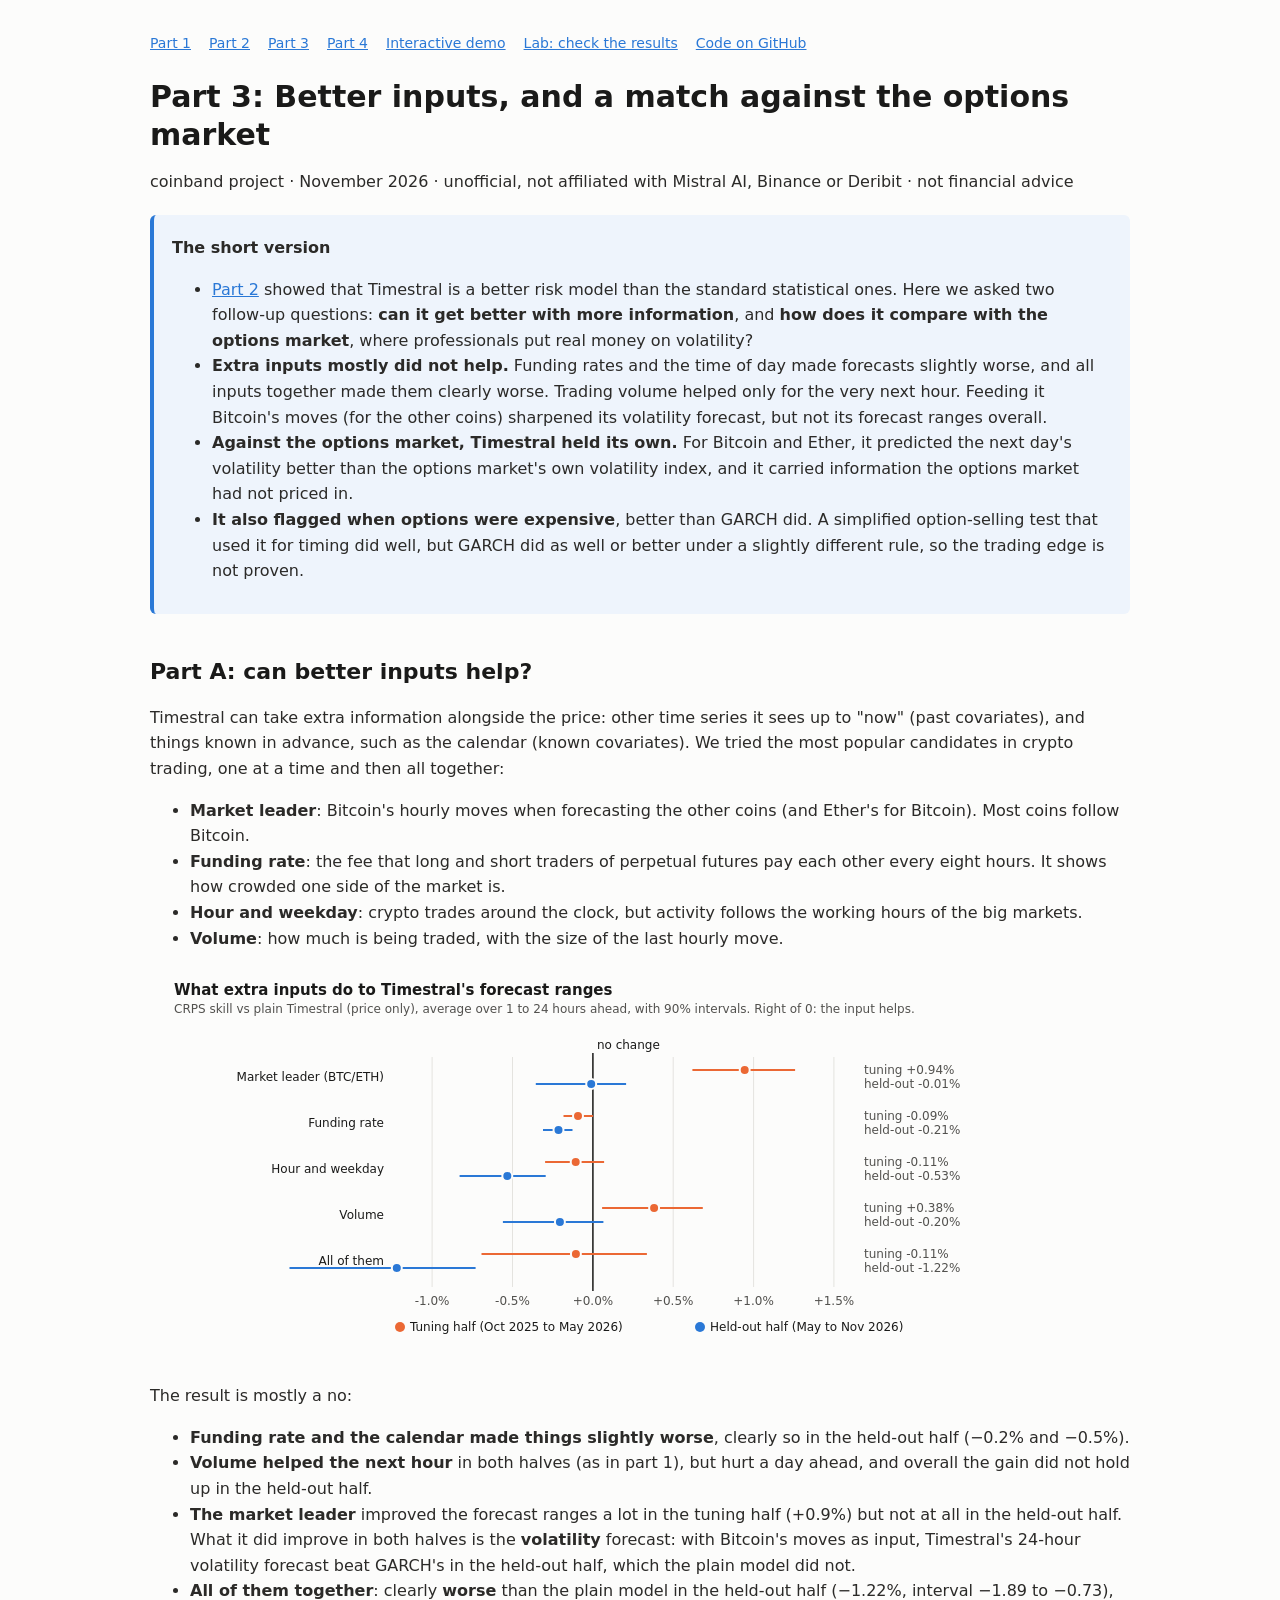
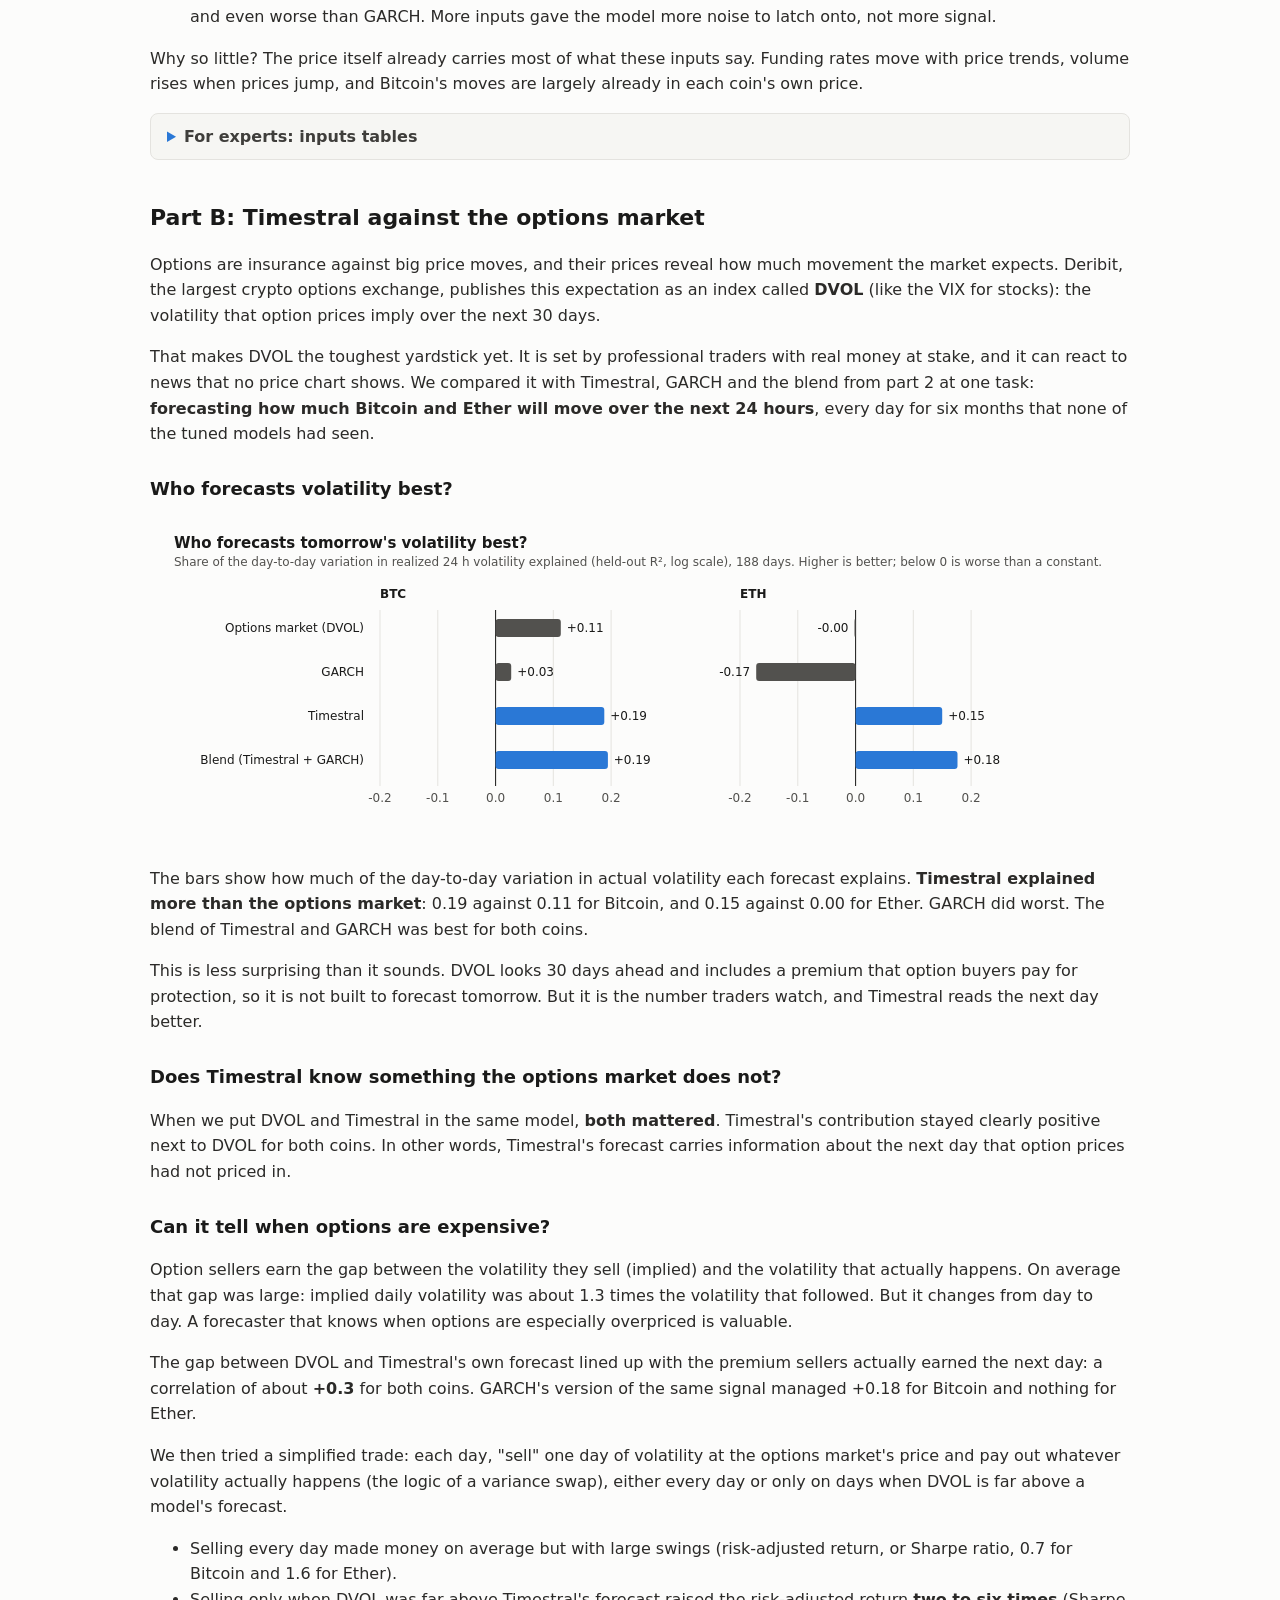
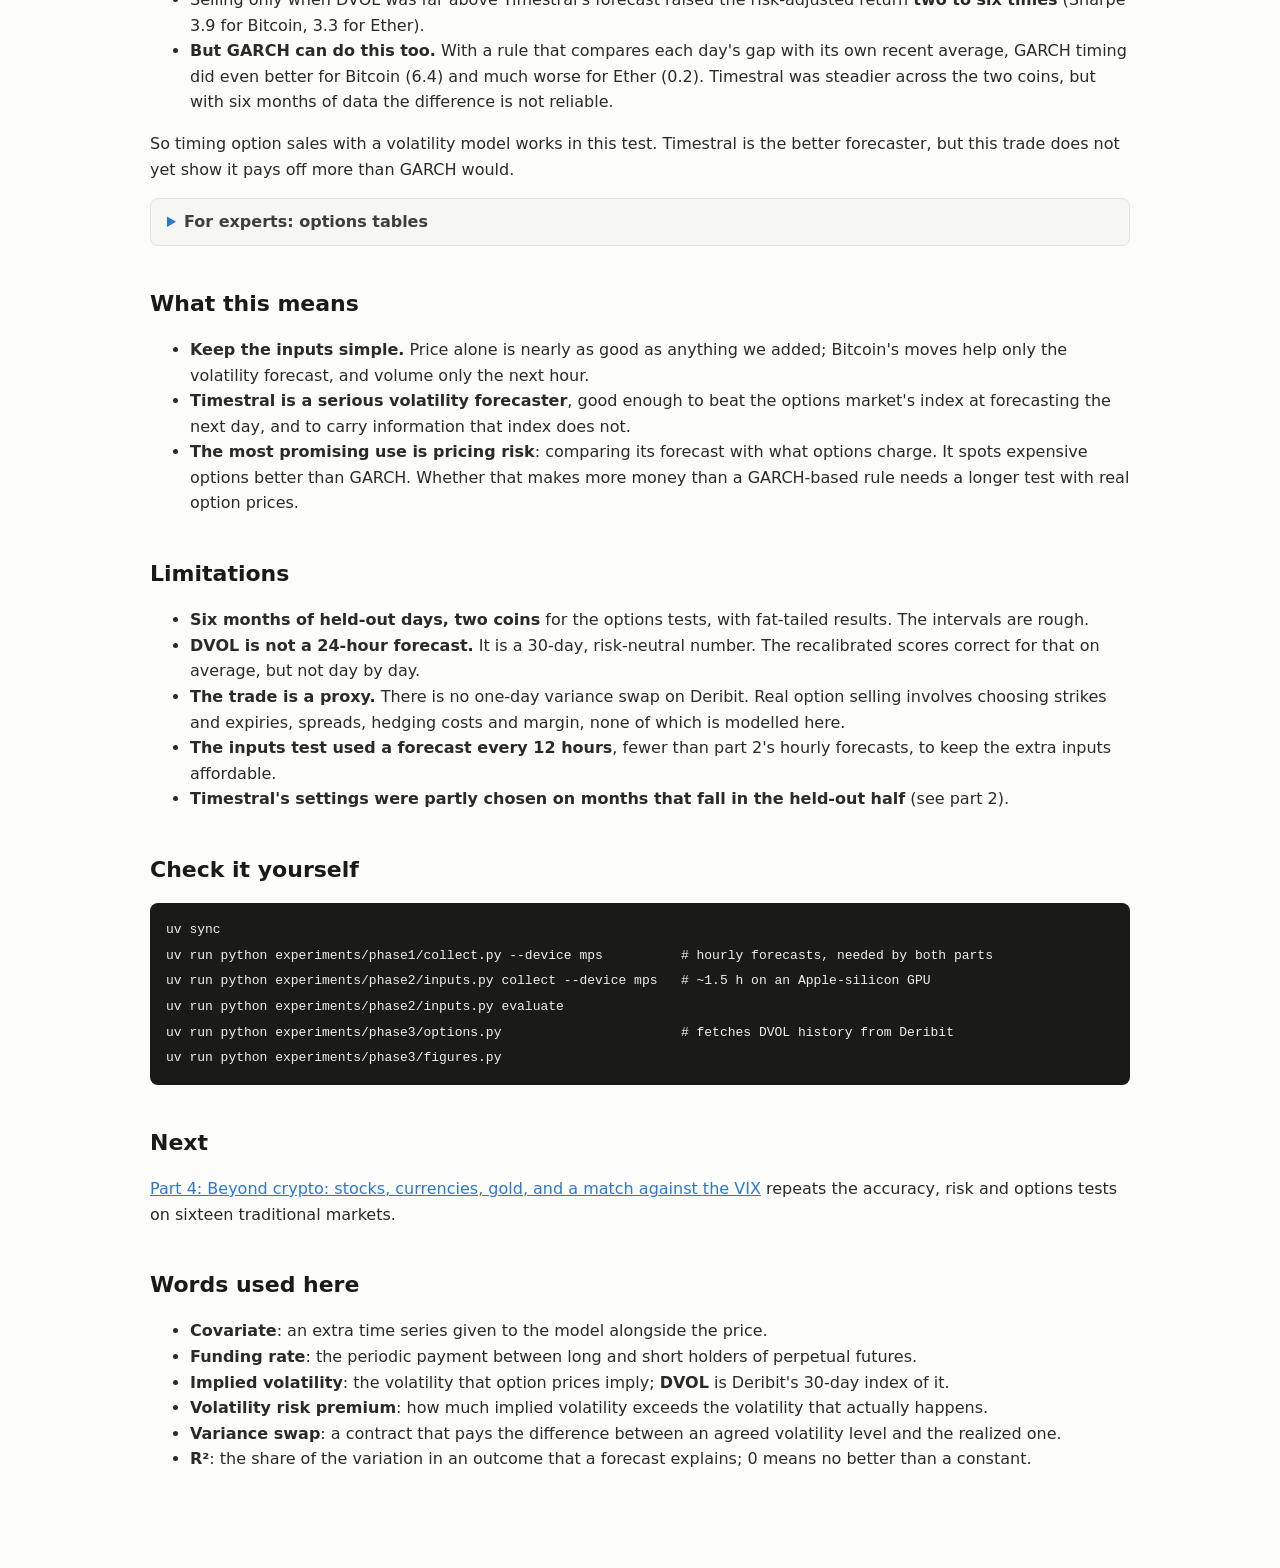
<file: docs/options/index.html>
<!-- generated by experiments/build_site.py from docs/options.md -->
<!DOCTYPE html><html lang="en"><head><meta charset="utf-8"><meta name="viewport" content="width=device-width, initial-scale=1"><meta name="description" content="Extra inputs barely help Timestral, but it forecasts next-day crypto volatility better than the options market's own index and spots expensive options better than GARCH."><title>Part 3: Better inputs, and a match against the options market</title><style>
:root { color-scheme: light; }
body { margin: 0; background: #fcfcfb; color: #1a1a19;
  font: 16px/1.6 ui-sans-serif, system-ui, -apple-system, "Segoe UI", Roboto, sans-serif; }
main { max-width: 980px; margin: 0 auto; padding: 32px 24px 80px; }
nav { font-size: 14px; margin-bottom: 24px; }
nav a { color: #2a78d6; }
h1 { font-size: 30px; line-height: 1.25; margin: 0 0 8px; }
h2 { font-size: 22px; margin: 40px 0 12px; }
h3 { font-size: 18px; margin: 28px 0 10px; }
p, li { color: #2b2a28; }
a { color: #2a78d6; }
code { font: 13px ui-monospace, SFMono-Regular, Menlo, monospace; background: #efeee9; padding: 1px 4px; border-radius: 4px; }
pre { background: #1a1a19; color: #f0efec; padding: 14px 16px; border-radius: 8px; overflow-x: auto; }
pre code { background: none; color: inherit; padding: 0; }
.table-wrap { overflow-x: auto; margin: 12px 0 20px; }
table { border-collapse: collapse; font-size: 14px; font-variant-numeric: tabular-nums; }
th, td { border-bottom: 1px solid #e4e3df; padding: 6px 10px; text-align: right; white-space: nowrap; }
th:first-child, td:first-child { text-align: left; white-space: normal; }
th { color: #52514e; font-weight: 600; }
img { max-width: 100%; height: auto; display: block; margin: 16px 0; }
blockquote { margin: 20px 0; padding: 14px 18px; background: #eef4fc; border-left: 4px solid #2a78d6; border-radius: 6px; }
blockquote p { margin: 6px 0; }
details { margin: 16px 0; border: 1px solid #e4e3df; border-radius: 8px; padding: 0 16px; background: #f6f6f3; }
details[open] { padding-bottom: 8px; }
summary { cursor: pointer; padding: 10px 0; font-weight: 600; color: #3f3e3b; }
details > summary::marker { color: #2a78d6; }
.lede { font-size: 18px; color: #3f3e3b; }
.nav { display: flex; gap: 18px; flex-wrap: wrap; }
</style></head><body><main><nav class="nav"><a href="../">Part 1</a><a href="../risk/">Part 2</a><a href="../options/">Part 3</a><a href="../markets/">Part 4</a><a href="../demo/">Interactive demo</a><a href="../lab/">Lab: check the results</a><a href="https://github.com/darkbringer1/coinband">Code on GitHub</a></nav><h1 id="part-3-better-inputs-and-a-match-against-the-options-market">Part 3: Better inputs, and a match against the options market</h1>
<p>coinband project · November 2026 · unofficial, not affiliated with Mistral AI, Binance or Deribit · not financial advice</p>
<blockquote><p><strong>The short version</strong></p>
<ul><li><a href="../risk/">Part 2</a> showed that Timestral is a better risk model than the standard statistical ones. Here we asked two follow-up questions: <strong>can it get better with more information</strong>, and <strong>how does it compare with the options market</strong>, where professionals put real money on volatility?</li><li><strong>Extra inputs mostly did not help.</strong> Funding rates and the time of day made forecasts slightly worse, and all inputs together made them clearly worse. Trading volume helped only for the very next hour. Feeding it Bitcoin's moves (for the other coins) sharpened its volatility forecast, but not its forecast ranges overall.</li><li><strong>Against the options market, Timestral held its own.</strong> For Bitcoin and Ether, it predicted the next day's volatility better than the options market's own volatility index, and it carried information the options market had not priced in.</li><li><strong>It also flagged when options were expensive</strong>, better than GARCH did. A simplified option-selling test that used it for timing did well, but GARCH did as well or better under a slightly different rule, so the trading edge is not proven.</li></ul></blockquote>
<h2 id="part-a-can-better-inputs-help">Part A: can better inputs help?</h2>
<p>Timestral can take extra information alongside the price: other time series it sees up to "now" (past covariates), and things known in advance, such as the calendar (known covariates). We tried the most popular candidates in crypto trading, one at a time and then all together:</p>
<ul><li><strong>Market leader</strong>: Bitcoin's hourly moves when forecasting the other coins (and Ether's for Bitcoin). Most coins follow Bitcoin.</li><li><strong>Funding rate</strong>: the fee that long and short traders of perpetual futures pay each other every eight hours. It shows how crowded one side of the market is.</li><li><strong>Hour and weekday</strong>: crypto trades around the clock, but activity follows the working hours of the big markets.</li><li><strong>Volume</strong>: how much is being traded, with the size of the last hourly move.</li></ul>
<p><img alt="What extra inputs do" src="../figures/inputs.svg"></p>
<p>The result is mostly a no:</p>
<ul><li><strong>Funding rate and the calendar made things slightly worse</strong>, clearly so in the held-out half (−0.2% and −0.5%).</li><li><strong>Volume helped the next hour</strong> in both halves (as in part 1), but hurt a day ahead, and overall the gain did not hold up in the held-out half.</li><li><strong>The market leader</strong> improved the forecast ranges a lot in the tuning half (+0.9%) but not at all in the held-out half. What it did improve in both halves is the <strong>volatility</strong> forecast: with Bitcoin's moves as input, Timestral's 24-hour volatility forecast beat GARCH's in the held-out half, which the plain model did not.</li><li><strong>All of them together</strong>: clearly <strong>worse</strong> than the plain model in the held-out half (−1.22%, interval −1.89 to −0.73), and even worse than GARCH. More inputs gave the model more noise to latch onto, not more signal.</li></ul>
<p>Why so little? The price itself already carries most of what these inputs say. Funding rates move with price trends, volume rises when prices jump, and Bitcoin's moves are largely already in each coin's own price.</p>
<details>
<summary>For experts: inputs tables</summary>
<p>Same eight pairs and halves as part 2; origins every 12 hours (about 375 per pair and half); Timestral-209M, 4096-hour context; covariates as extra rows (<code>market</code>: leader log return and absolute return; <code>funding</code>: rate in basis points, forward-filled to the hour it is known; <code>calendar</code>: sine and cosine of hour of day and day of week, as known covariates over the horizon; <code>volume</code>: log volume and absolute return; <code>all</code>: everything). CRPS skill is pooled over pairs, averaged over 1 to 24 hours ahead, with 90% block-bootstrap intervals (blocks of 48 hours). QLIKE: 24-hour volatility, lower is better.</p>
<div class="table-wrap"><table><thead><tr><th>Inputs</th><th>Half</th><th>vs plain h=1</th><th>vs plain h=24</th><th>vs plain avg (90% CI)</th><th>vs GARCH avg (90% CI)</th><th>QLIKE inputs / plain / GARCH</th><th>VaR 1% hits</th></tr></thead><tbody><tr><td>Market leader</td><td>tuning</td><td>+0.56</td><td>+0.85</td><td>+0.94 (+0.62, +1.26)</td><td>+1.15 (+0.68, +1.59)</td><td>0.288 / 0.325 / 0.457</td><td>0.50%</td></tr><tr><td>Market leader</td><td>held-out</td><td>−0.22</td><td>−0.33</td><td>−0.01 (−0.36, +0.21)</td><td>+0.50 (+0.07, +0.87)</td><td>0.390 / 0.455 / 0.405</td><td>0.83%</td></tr><tr><td>Funding rate</td><td>tuning</td><td>+0.02</td><td>−0.14</td><td>−0.09 (−0.18, +0.00)</td><td>+0.11 (−0.20, +0.41)</td><td>0.318 / 0.325 / 0.457</td><td>0.37%</td></tr><tr><td>Funding rate</td><td>held-out</td><td>+0.02</td><td>−0.29</td><td>−0.21 (−0.31, −0.13)</td><td>+0.30 (+0.02, +0.64)</td><td>0.444 / 0.455 / 0.405</td><td>0.80%</td></tr><tr><td>Hour and weekday</td><td>tuning</td><td>−0.26</td><td>−0.29</td><td>−0.11 (−0.30, +0.07)</td><td>+0.10 (−0.24, +0.44)</td><td>0.322 / 0.325 / 0.457</td><td>0.40%</td></tr><tr><td>Hour and weekday</td><td>held-out</td><td>−0.08</td><td>−0.78</td><td>−0.53 (−0.83, −0.29)</td><td>−0.02 (−0.42, +0.38)</td><td>0.444 / 0.455 / 0.405</td><td>0.99%</td></tr><tr><td>Volume</td><td>tuning</td><td>+1.15</td><td>−0.02</td><td>+0.38 (+0.06, +0.68)</td><td>+0.58 (+0.15, +0.99)</td><td>0.300 / 0.325 / 0.457</td><td>0.66%</td></tr><tr><td>Volume</td><td>held-out</td><td>+0.22</td><td>−0.61</td><td>−0.20 (−0.56, +0.07)</td><td>+0.31 (−0.15, +0.73)</td><td>0.423 / 0.455 / 0.405</td><td>0.90%</td></tr><tr><td>All of them</td><td>tuning</td><td>+1.06</td><td>−0.96</td><td>−0.11 (−0.69, +0.34)</td><td>+0.10 (−0.50, +0.62)</td><td>0.305 / 0.325 / 0.457</td><td>0.53%</td></tr><tr><td>All of them</td><td>held-out</td><td>−0.77</td><td>−1.99</td><td>−1.22 (−1.89, −0.73)</td><td>−0.70 (−1.34, −0.12)</td><td>0.437 / 0.455 / 0.405</td><td>0.86%</td></tr></tbody></table></div>
<p>Plain Timestral vs GARCH at these origins: +0.20% (tuning), +0.51% (held-out).</p>
</details>
<h2 id="part-b-timestral-against-the-options-market">Part B: Timestral against the options market</h2>
<p>Options are insurance against big price moves, and their prices reveal how much movement the market expects. Deribit, the largest crypto options exchange, publishes this expectation as an index called <strong>DVOL</strong> (like the VIX for stocks): the volatility that option prices imply over the next 30 days.</p>
<p>That makes DVOL the toughest yardstick yet. It is set by professional traders with real money at stake, and it can react to news that no price chart shows. We compared it with Timestral, GARCH and the blend from part 2 at one task: <strong>forecasting how much Bitcoin and Ether will move over the next 24 hours</strong>, every day for six months that none of the tuned models had seen.</p>
<h3 id="who-forecasts-volatility-best">Who forecasts volatility best?</h3>
<p><img alt="Who forecasts tomorrow's volatility best" src="../figures/options-r2.svg"></p>
<p>The bars show how much of the day-to-day variation in actual volatility each forecast explains. <strong>Timestral explained more than the options market</strong>: 0.19 against 0.11 for Bitcoin, and 0.15 against 0.00 for Ether. GARCH did worst. The blend of Timestral and GARCH was best for both coins.</p>
<p>This is less surprising than it sounds. DVOL looks 30 days ahead and includes a premium that option buyers pay for protection, so it is not built to forecast tomorrow. But it is the number traders watch, and Timestral reads the next day better.</p>
<h3 id="does-timestral-know-something-the-options-market-does-not">Does Timestral know something the options market does not?</h3>
<p>When we put DVOL and Timestral in the same model, <strong>both mattered</strong>. Timestral's contribution stayed clearly positive next to DVOL for both coins. In other words, Timestral's forecast carries information about the next day that option prices had not priced in.</p>
<h3 id="can-it-tell-when-options-are-expensive">Can it tell when options are expensive?</h3>
<p>Option sellers earn the gap between the volatility they sell (implied) and the volatility that actually happens. On average that gap was large: implied daily volatility was about 1.3 times the volatility that followed. But it changes from day to day. A forecaster that knows when options are especially overpriced is valuable.</p>
<p>The gap between DVOL and Timestral's own forecast lined up with the premium sellers actually earned the next day: a correlation of about <strong>+0.3</strong> for both coins. GARCH's version of the same signal managed +0.18 for Bitcoin and nothing for Ether.</p>
<p>We then tried a simplified trade: each day, "sell" one day of volatility at the options market's price and pay out whatever volatility actually happens (the logic of a variance swap), either every day or only on days when DVOL is far above a model's forecast.</p>
<ul><li>Selling every day made money on average but with large swings (risk-adjusted return, or Sharpe ratio, 0.7 for Bitcoin and 1.6 for Ether).</li><li>Selling only when DVOL was far above Timestral's forecast raised the risk-adjusted return <strong>two to six times</strong> (Sharpe 3.9 for Bitcoin, 3.3 for Ether).</li><li><strong>But GARCH can do this too.</strong> With a rule that compares each day's gap with its own recent average, GARCH timing did even better for Bitcoin (6.4) and much worse for Ether (0.2). Timestral was steadier across the two coins, but with six months of data the difference is not reliable.</li></ul>
<p>So timing option sales with a volatility model works in this test. Timestral is the better forecaster, but this trade does not yet show it pays off more than GARCH would.</p>
<details>
<summary>For experts: options tables</summary>
<p>Daily, non-overlapping origins (one per day at the same hour), BTC and ETH, tuning half for fits and thresholds, held-out half (188 days) for scores. Target: realized variance of the next 24 hours (sum of squared hourly log returns). DVOL converted to a daily variance as (DVOL/100)²/365, assuming a flat term structure. Model variances from the 24-hour P15 to P85 spread.</p>
<div class="table-wrap"><table><thead><tr><th>BTC, held-out</th><th>QLIKE raw</th><th>QLIKE recalibrated</th><th>R² (log RV)</th><th>Mincer-Zarnowitz slope</th></tr></thead><tbody><tr><td>DVOL</td><td>0.448</td><td>0.459</td><td>0.113</td><td>1.84</td></tr><tr><td>GARCH</td><td>0.511</td><td>0.474</td><td>0.027</td><td>1.07</td></tr><tr><td>Timestral</td><td>0.473</td><td>0.427</td><td>0.188</td><td>1.04</td></tr><tr><td>Blend</td><td>0.465</td><td><strong>0.406</strong></td><td><strong>0.194</strong></td><td>1.26</td></tr></tbody></table></div>
<div class="table-wrap"><table><thead><tr><th>ETH, held-out</th><th>QLIKE raw</th><th>QLIKE recalibrated</th><th>R² (log RV)</th><th>Mincer-Zarnowitz slope</th></tr></thead><tbody><tr><td>DVOL</td><td>0.461</td><td>0.536</td><td>−0.002</td><td>1.83</td></tr><tr><td>GARCH</td><td>0.465</td><td>0.578</td><td>−0.172</td><td>1.58</td></tr><tr><td>Timestral</td><td>0.610</td><td>0.538</td><td>0.150</td><td>0.97</td></tr><tr><td>Blend</td><td><strong>0.459</strong></td><td><strong>0.471</strong></td><td><strong>0.176</strong></td><td>1.59</td></tr></tbody></table></div>
<p>Recalibration: log RV = a + b·log forecast, fitted on the tuning half (removes the premium and horizon mismatch).</p>
<p>Encompassing (held-out OLS of log RV on log DVOL and log Timestral variance, 90% block-bootstrap intervals over weeks): BTC b_DVOL = +1.55 (+0.82, +2.49), b_Timestral = +0.55 (+0.26, +0.80); ETH b_DVOL = +1.66 (+0.93, +2.97), b_Timestral = +0.48 (+0.10, +0.74).</p>
<p>Volatility risk premium (log implied minus log realized variance, next 24 h) against the signal log DVOL − log model forecast, held-out correlation: BTC GARCH +0.18 (+0.05, +0.26), Timestral +0.31 (+0.17, +0.43), blend +0.30 (+0.18, +0.41); ETH GARCH −0.09 (−0.26, +0.02), Timestral +0.28 (+0.13, +0.42), blend +0.26 (+0.12, +0.36).</p>
<p>Variance-selling proxy: daily P&amp;L = DVOL²/365 − realized variance, in annualized variance points; the "≫ model" rule sells when the gap is at or above its tuning-half median; the trailing rule sells when the gap exceeds its own trailing 90-day median. Sharpe annualized from daily P&amp;L, 90% block-bootstrap intervals.</p>
<div class="table-wrap"><table><thead><tr><th>Held-out</th><th>BTC days sold</th><th>BTC Sharpe (90% CI)</th><th>ETH days sold</th><th>ETH Sharpe (90% CI)</th></tr></thead><tbody><tr><td>Always sell</td><td>188</td><td>0.66 (−1.96, 5.09)</td><td>188</td><td>1.60 (−0.97, 7.01)</td></tr><tr><td>DVOL ≫ GARCH</td><td>8</td><td>−0.10</td><td>1</td><td>n/a</td></tr><tr><td>DVOL ≫ Timestral</td><td>115</td><td><strong>3.87 (1.97, 8.15)</strong></td><td>121</td><td><strong>3.28 (0.75, 10.27)</strong></td></tr><tr><td>DVOL ≫ blend</td><td>76</td><td>4.14 (1.64, 8.40)</td><td>21</td><td>0.04 (−1.41, 6.19)</td></tr><tr><td>Trailing rule, GARCH</td><td>73</td><td>6.43 (4.35, 9.38)</td><td>54</td><td>0.23 (−1.80, 3.20)</td></tr><tr><td>Trailing rule, Timestral</td><td>119</td><td>3.27 (−0.01, 8.30)</td><td>108</td><td>2.33 (−0.36, 8.65)</td></tr><tr><td>Trailing rule, blend</td><td>94</td><td>4.70 (2.12, 8.70)</td><td>90</td><td>1.97 (−0.31, 7.54)</td></tr></tbody></table></div>
<p>The GARCH "≫" rule barely traded because GARCH's gap shifted level between the halves. Worst single days: −10,827 (BTC, always sell) and −26,345 (ETH) variance points: short volatility has fat left tails, and 188 days do not sample them well.</p>
</details>
<h2 id="what-this-means">What this means</h2>
<ul><li><strong>Keep the inputs simple.</strong> Price alone is nearly as good as anything we added; Bitcoin's moves help only the volatility forecast, and volume only the next hour.</li><li><strong>Timestral is a serious volatility forecaster</strong>, good enough to beat the options market's index at forecasting the next day, and to carry information that index does not.</li><li><strong>The most promising use is pricing risk</strong>: comparing its forecast with what options charge. It spots expensive options better than GARCH. Whether that makes more money than a GARCH-based rule needs a longer test with real option prices.</li></ul>
<h2 id="limitations">Limitations</h2>
<ul><li><strong>Six months of held-out days, two coins</strong> for the options tests, with fat-tailed results. The intervals are rough.</li><li><strong>DVOL is not a 24-hour forecast.</strong> It is a 30-day, risk-neutral number. The recalibrated scores correct for that on average, but not day by day.</li><li><strong>The trade is a proxy.</strong> There is no one-day variance swap on Deribit. Real option selling involves choosing strikes and expiries, spreads, hedging costs and margin, none of which is modelled here.</li><li><strong>The inputs test used a forecast every 12 hours</strong>, fewer than part 2's hourly forecasts, to keep the extra inputs affordable.</li><li><strong>Timestral's settings were partly chosen on months that fall in the held-out half</strong> (see part 2).</li></ul>
<h2 id="check-it-yourself">Check it yourself</h2>
<pre><code>uv sync
uv run python experiments/phase1/collect.py --device mps          # hourly forecasts, needed by both parts
uv run python experiments/phase2/inputs.py collect --device mps   # ~1.5 h on an Apple-silicon GPU
uv run python experiments/phase2/inputs.py evaluate
uv run python experiments/phase3/options.py                       # fetches DVOL history from Deribit
uv run python experiments/phase3/figures.py</code></pre>
<h2 id="next">Next</h2>
<p><a href="../markets/">Part 4: Beyond crypto: stocks, currencies, gold, and a match against the VIX</a> repeats the accuracy, risk and options tests on sixteen traditional markets.</p>
<h2 id="words-used-here">Words used here</h2>
<ul><li><strong>Covariate</strong>: an extra time series given to the model alongside the price.</li><li><strong>Funding rate</strong>: the periodic payment between long and short holders of perpetual futures.</li><li><strong>Implied volatility</strong>: the volatility that option prices imply; <strong>DVOL</strong> is Deribit's 30-day index of it.</li><li><strong>Volatility risk premium</strong>: how much implied volatility exceeds the volatility that actually happens.</li><li><strong>Variance swap</strong>: a contract that pays the difference between an agreed volatility level and the realized one.</li><li><strong>R²</strong>: the share of the variation in an outcome that a forecast explains; 0 means no better than a constant.</li></ul></main></body></html>
</file>
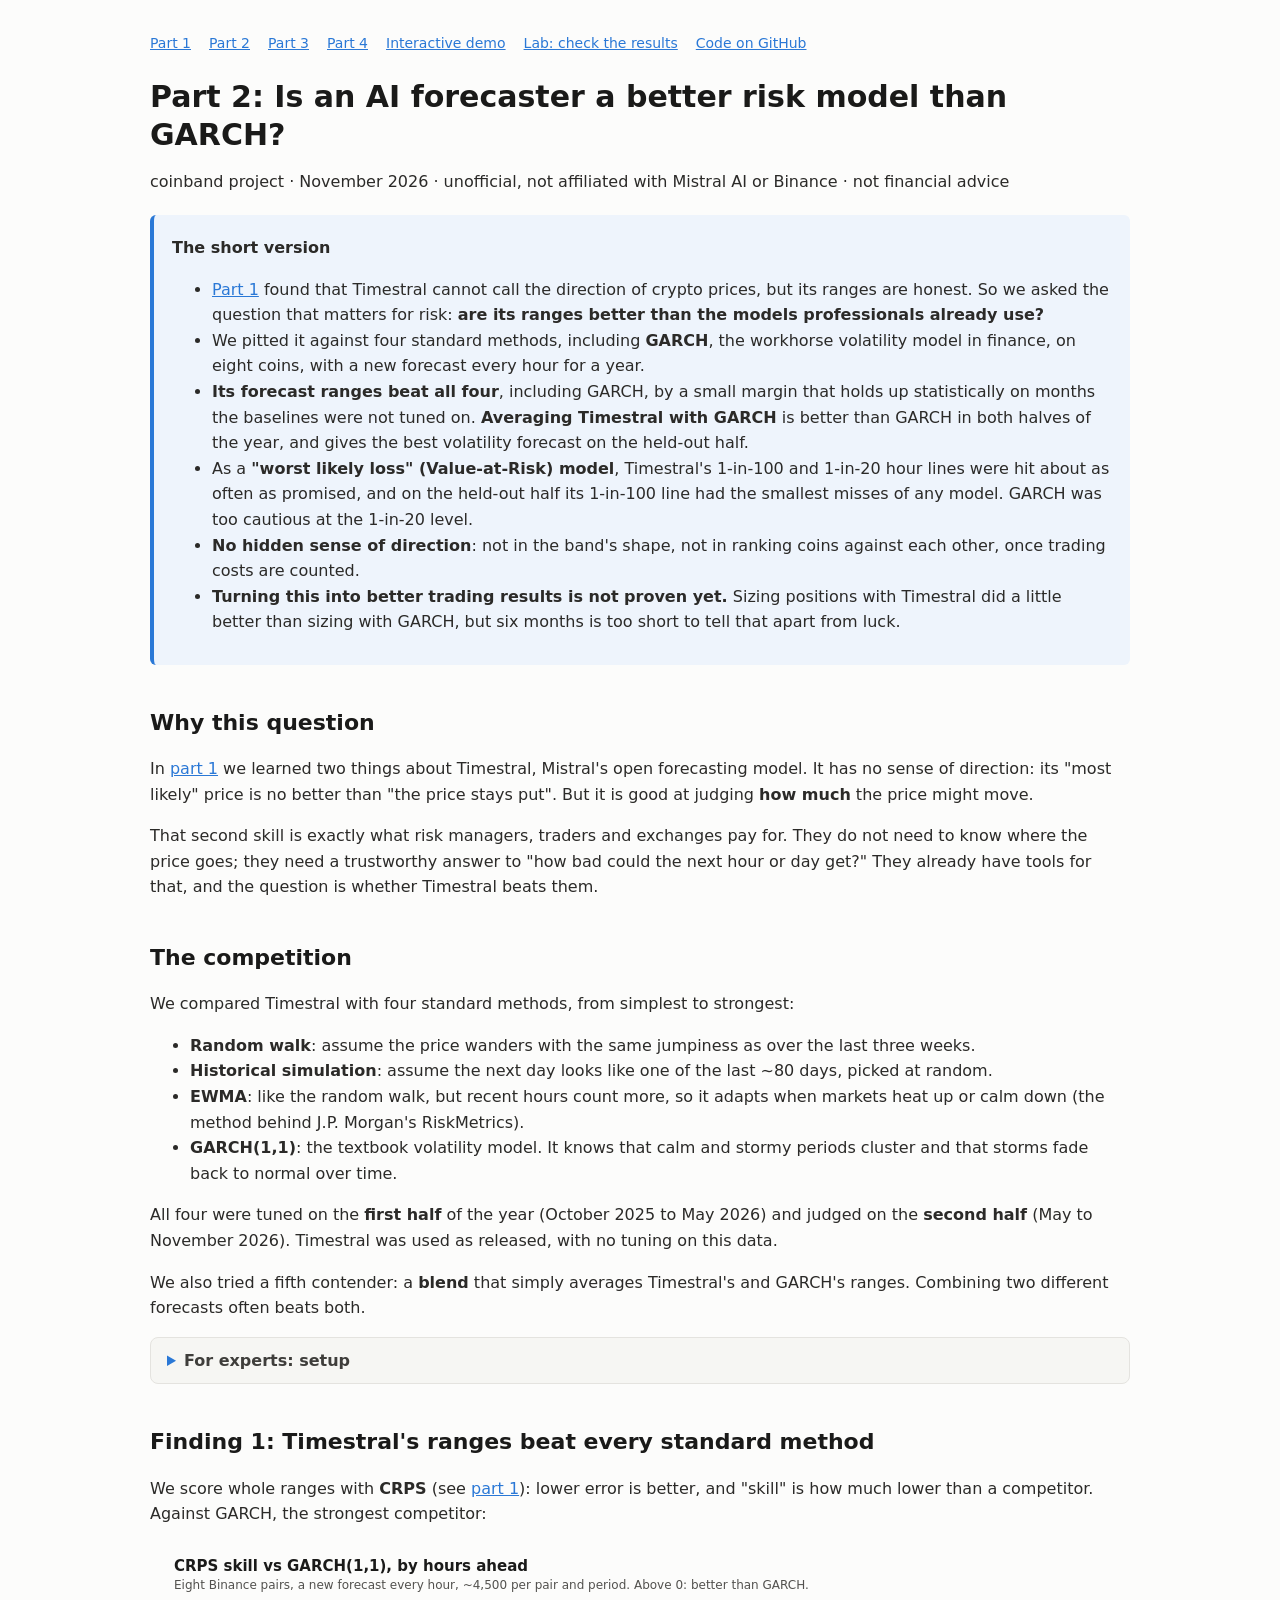
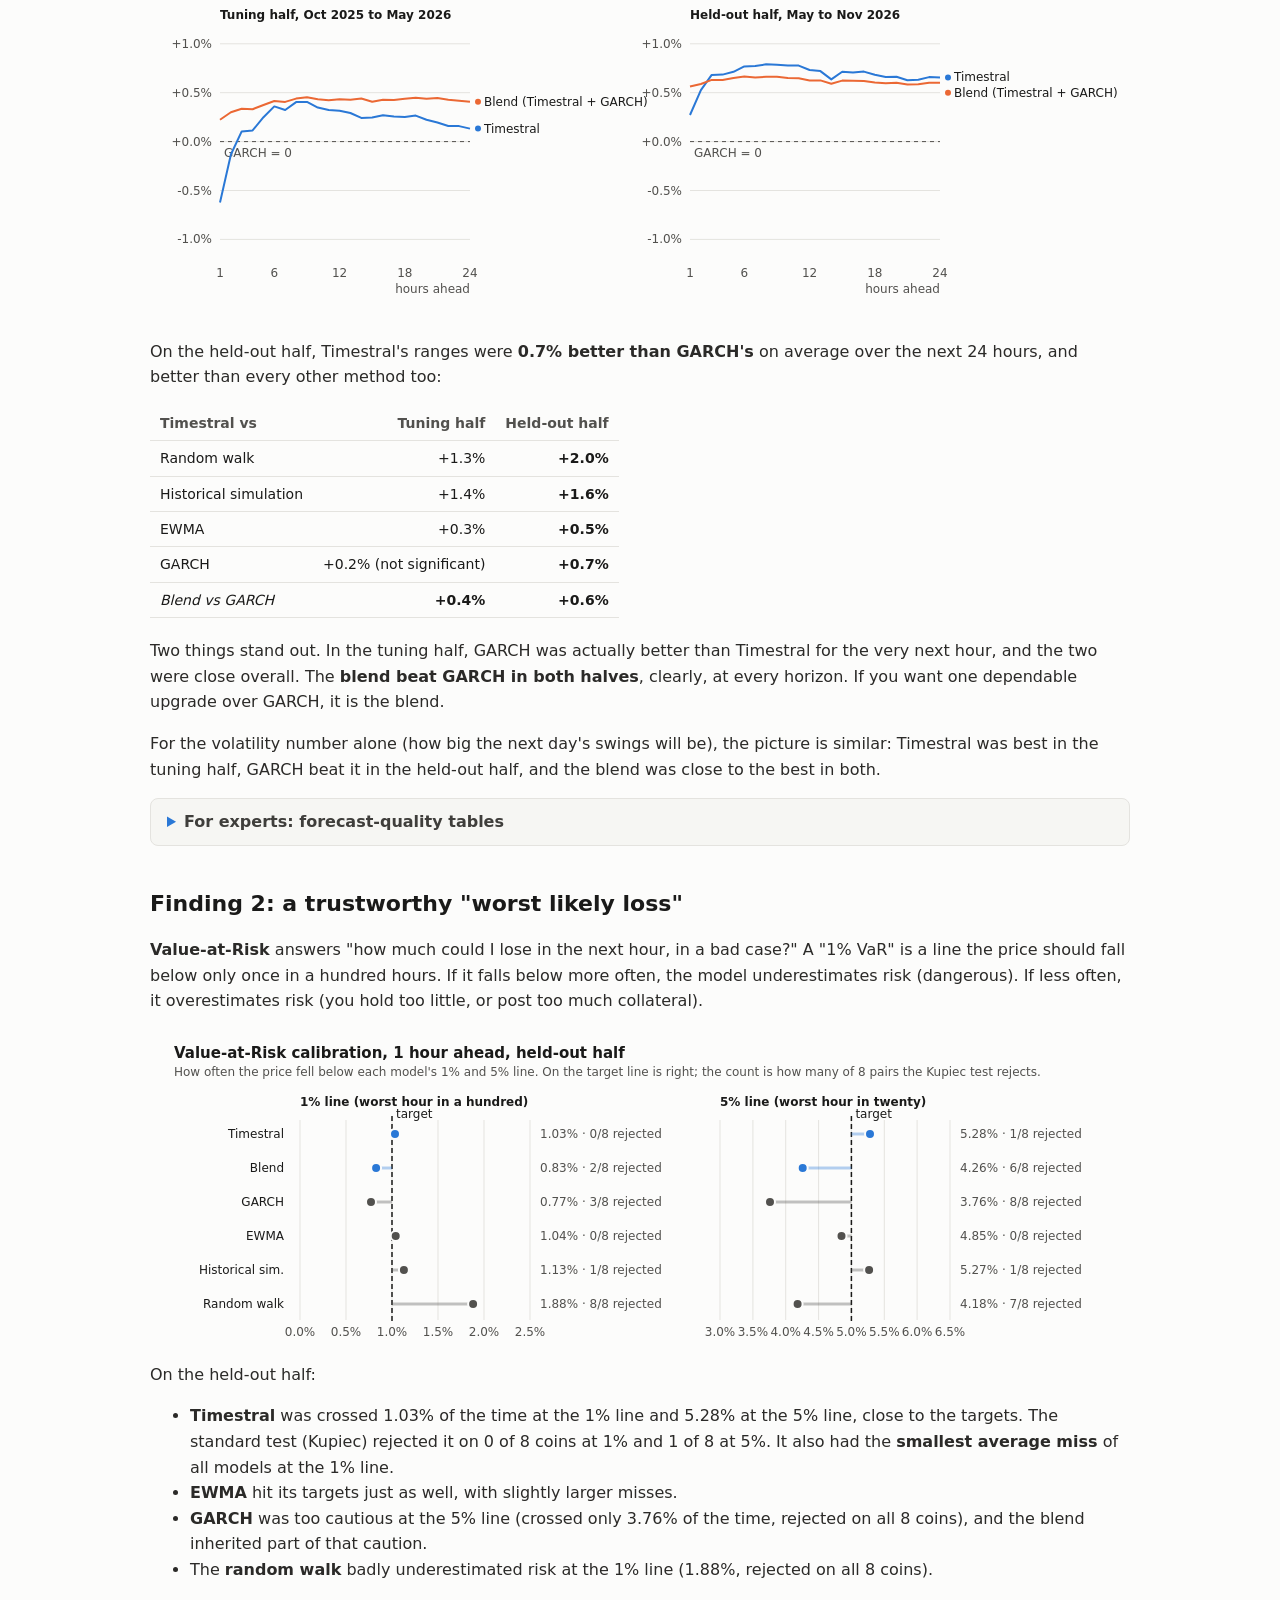
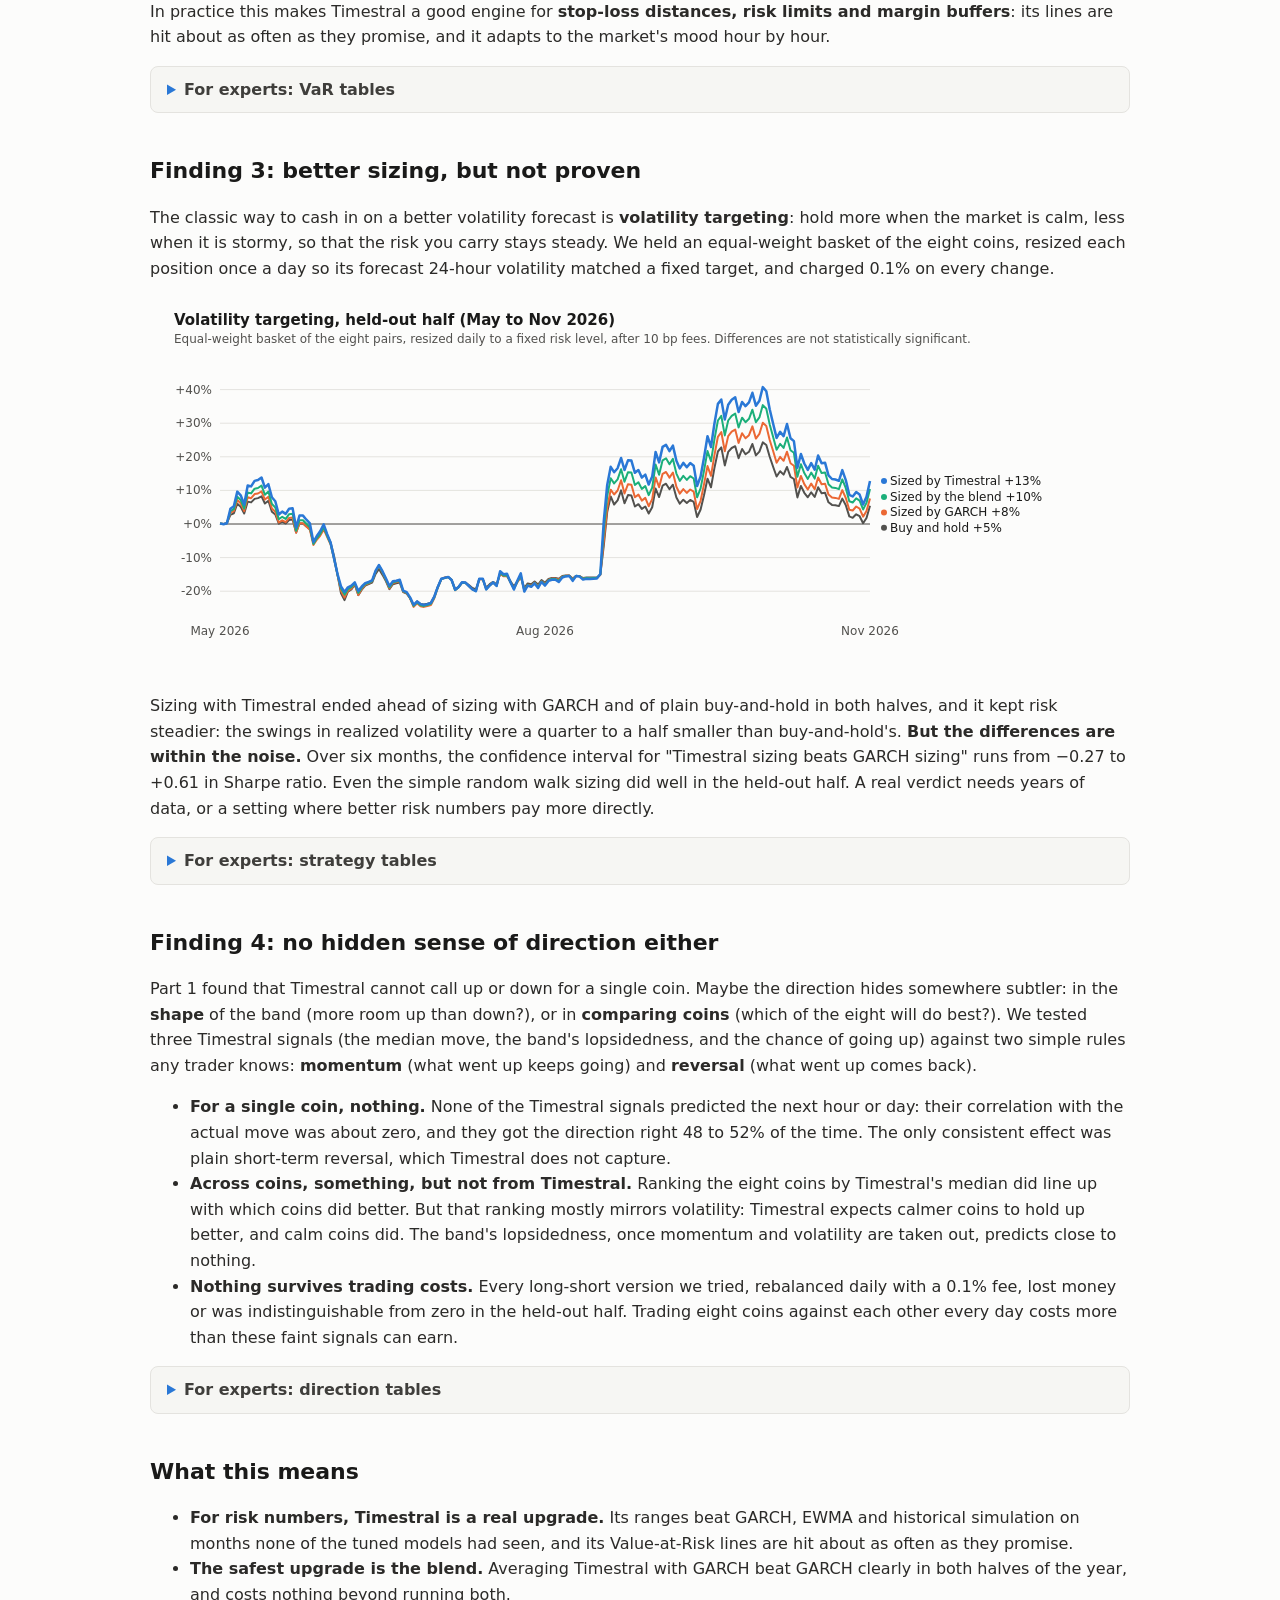
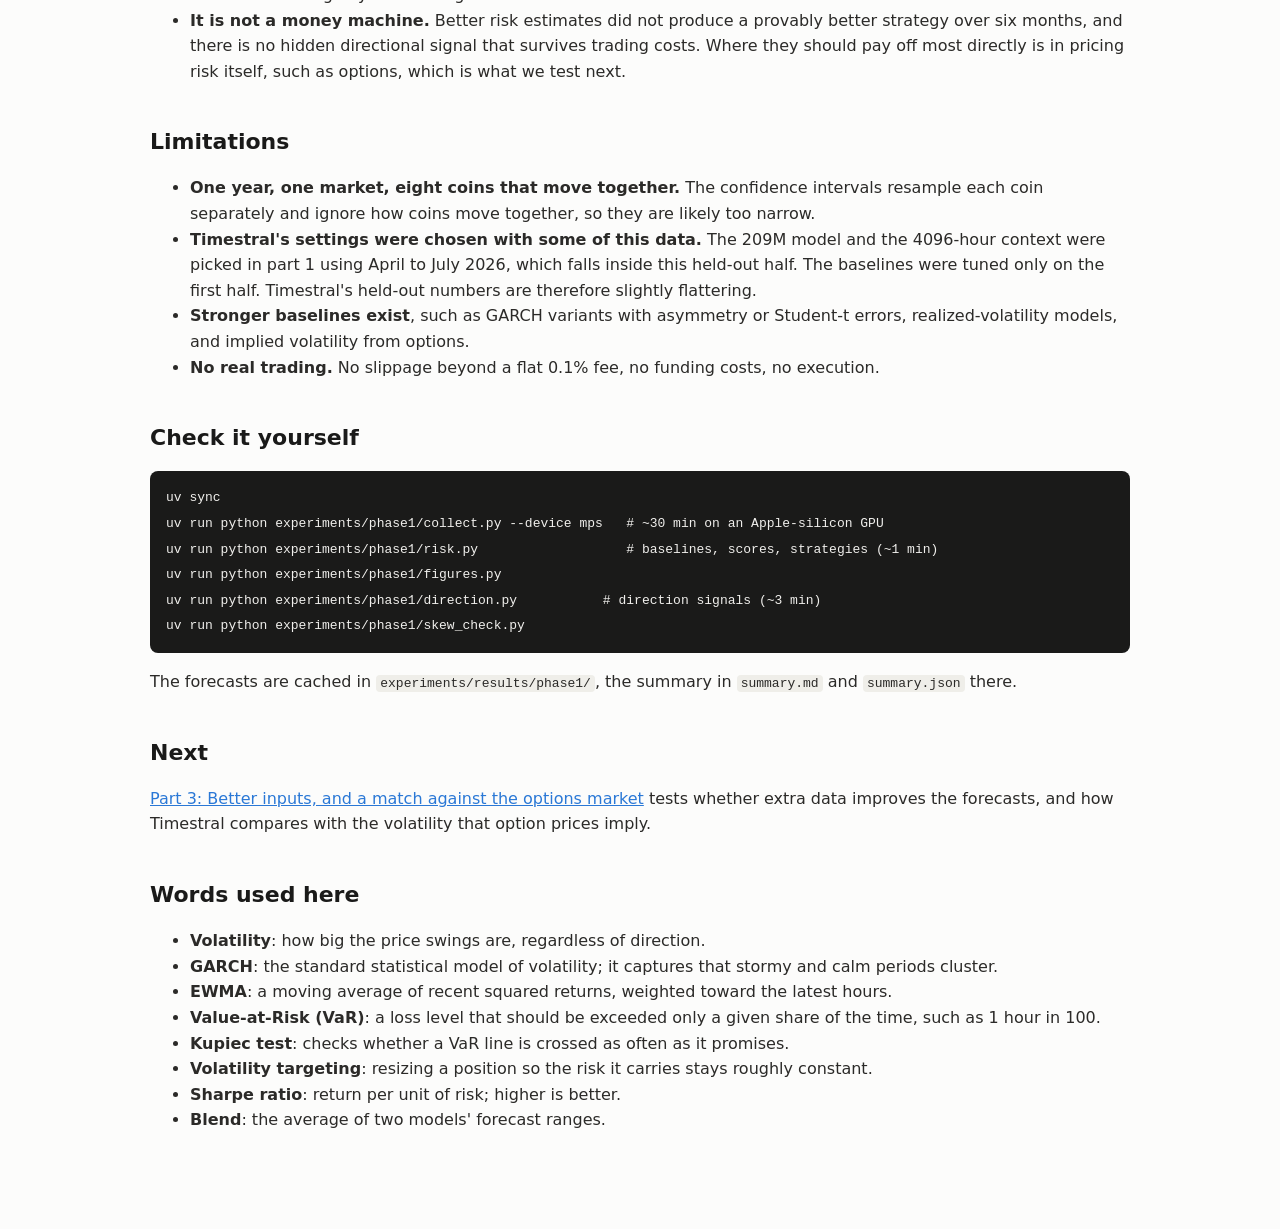
<file: docs/risk/index.html>
<!-- generated by experiments/build_site.py from docs/risk.md -->
<!DOCTYPE html><html lang="en"><head><meta charset="utf-8"><meta name="viewport" content="width=device-width, initial-scale=1"><meta name="description" content="Timestral against GARCH, EWMA and historical simulation as a crypto risk model: better ranges, trustworthy Value-at-Risk, and no proven trading edge yet."><title>Part 2: Is an AI forecaster a better risk model than GARCH?</title><style>
:root { color-scheme: light; }
body { margin: 0; background: #fcfcfb; color: #1a1a19;
  font: 16px/1.6 ui-sans-serif, system-ui, -apple-system, "Segoe UI", Roboto, sans-serif; }
main { max-width: 980px; margin: 0 auto; padding: 32px 24px 80px; }
nav { font-size: 14px; margin-bottom: 24px; }
nav a { color: #2a78d6; }
h1 { font-size: 30px; line-height: 1.25; margin: 0 0 8px; }
h2 { font-size: 22px; margin: 40px 0 12px; }
h3 { font-size: 18px; margin: 28px 0 10px; }
p, li { color: #2b2a28; }
a { color: #2a78d6; }
code { font: 13px ui-monospace, SFMono-Regular, Menlo, monospace; background: #efeee9; padding: 1px 4px; border-radius: 4px; }
pre { background: #1a1a19; color: #f0efec; padding: 14px 16px; border-radius: 8px; overflow-x: auto; }
pre code { background: none; color: inherit; padding: 0; }
.table-wrap { overflow-x: auto; margin: 12px 0 20px; }
table { border-collapse: collapse; font-size: 14px; font-variant-numeric: tabular-nums; }
th, td { border-bottom: 1px solid #e4e3df; padding: 6px 10px; text-align: right; white-space: nowrap; }
th:first-child, td:first-child { text-align: left; white-space: normal; }
th { color: #52514e; font-weight: 600; }
img { max-width: 100%; height: auto; display: block; margin: 16px 0; }
blockquote { margin: 20px 0; padding: 14px 18px; background: #eef4fc; border-left: 4px solid #2a78d6; border-radius: 6px; }
blockquote p { margin: 6px 0; }
details { margin: 16px 0; border: 1px solid #e4e3df; border-radius: 8px; padding: 0 16px; background: #f6f6f3; }
details[open] { padding-bottom: 8px; }
summary { cursor: pointer; padding: 10px 0; font-weight: 600; color: #3f3e3b; }
details > summary::marker { color: #2a78d6; }
.lede { font-size: 18px; color: #3f3e3b; }
.nav { display: flex; gap: 18px; flex-wrap: wrap; }
</style></head><body><main><nav class="nav"><a href="../">Part 1</a><a href="../risk/">Part 2</a><a href="../options/">Part 3</a><a href="../markets/">Part 4</a><a href="../demo/">Interactive demo</a><a href="../lab/">Lab: check the results</a><a href="https://github.com/darkbringer1/coinband">Code on GitHub</a></nav><h1 id="part-2-is-an-ai-forecaster-a-better-risk-model-than-garch">Part 2: Is an AI forecaster a better risk model than GARCH?</h1>
<p>coinband project · November 2026 · unofficial, not affiliated with Mistral AI or Binance · not financial advice</p>
<blockquote><p><strong>The short version</strong></p>
<ul><li><a href="../">Part 1</a> found that Timestral cannot call the direction of crypto prices, but its ranges are honest. So we asked the question that matters for risk: <strong>are its ranges better than the models professionals already use?</strong></li><li>We pitted it against four standard methods, including <strong>GARCH</strong>, the workhorse volatility model in finance, on eight coins, with a new forecast every hour for a year.</li><li><strong>Its forecast ranges beat all four</strong>, including GARCH, by a small margin that holds up statistically on months the baselines were not tuned on. <strong>Averaging Timestral with GARCH</strong> is better than GARCH in both halves of the year, and gives the best volatility forecast on the held-out half.</li><li>As a <strong>"worst likely loss" (Value-at-Risk) model</strong>, Timestral's 1-in-100 and 1-in-20 hour lines were hit about as often as promised, and on the held-out half its 1-in-100 line had the smallest misses of any model. GARCH was too cautious at the 1-in-20 level.</li><li><strong>No hidden sense of direction</strong>: not in the band's shape, not in ranking coins against each other, once trading costs are counted.</li><li><strong>Turning this into better trading results is not proven yet.</strong> Sizing positions with Timestral did a little better than sizing with GARCH, but six months is too short to tell that apart from luck.</li></ul></blockquote>
<h2 id="why-this-question">Why this question</h2>
<p>In <a href="../">part 1</a> we learned two things about Timestral, Mistral's open forecasting model. It has no sense of direction: its "most likely" price is no better than "the price stays put". But it is good at judging <strong>how much</strong> the price might move.</p>
<p>That second skill is exactly what risk managers, traders and exchanges pay for. They do not need to know where the price goes; they need a trustworthy answer to "how bad could the next hour or day get?" They already have tools for that, and the question is whether Timestral beats them.</p>
<h2 id="the-competition">The competition</h2>
<p>We compared Timestral with four standard methods, from simplest to strongest:</p>
<ul><li><strong>Random walk</strong>: assume the price wanders with the same jumpiness as over the last three weeks.</li><li><strong>Historical simulation</strong>: assume the next day looks like one of the last ~80 days, picked at random.</li><li><strong>EWMA</strong>: like the random walk, but recent hours count more, so it adapts when markets heat up or calm down (the method behind J.P. Morgan's RiskMetrics).</li><li><strong>GARCH(1,1)</strong>: the textbook volatility model. It knows that calm and stormy periods cluster and that storms fade back to normal over time.</li></ul>
<p>All four were tuned on the <strong>first half</strong> of the year (October 2025 to May 2026) and judged on the <strong>second half</strong> (May to November 2026). Timestral was used as released, with no tuning on this data.</p>
<p>We also tried a fifth contender: a <strong>blend</strong> that simply averages Timestral's and GARCH's ranges. Combining two different forecasts often beats both.</p>
<details>
<summary>For experts: setup</summary>
<ul><li>Data: hourly closed candles from Binance's public API for BTC, ETH, SOL, BNB, XRP, DOGE, ADA and LINK, 13,152 hours per pair, frozen in a local cache.</li><li>Every hour from the first one with a full 4096-hour context, each model forecasts the next 24 hourly log returns (cumulative, 1 to 24 hours ahead) as 21 quantiles (P01 to P99). About 4,500 origins per pair in each half. Tuning half: origins 2025-10-25 to 2026-05-01. Held-out half: 2026-05-01 to 2026-11-05.</li><li>Timestral-209M, 4096-hour context, price only (the defaults chosen in part 1).</li><li>Random walk: normal, σ from the last 500 hourly returns, √k scaling.</li><li>Historical simulation: empirical quantiles of the last 2000 overlapping k-hour returns.</li><li>EWMA: λ fitted by QLIKE on the tuning half (0.98 for BTC); quantiles by filtered historical simulation (empirical quantiles of the tuning half's standardized residuals, scaled by √(kσ²)).</li><li>GARCH(1,1): variance targeting, α and β fitted by Gaussian likelihood on the tuning half (α = 0.13, β = 0.81 for BTC); multi-step variance by the mean-reverting recursion; filtered historical simulation for the quantiles.</li><li>Blend: the average of Timestral's and GARCH's quantiles at each level.</li></ul>
</details>
<h2 id="finding-1-timestral-s-ranges-beat-every-standard-method">Finding 1: Timestral's ranges beat every standard method</h2>
<p>We score whole ranges with <strong>CRPS</strong> (see <a href="../#how-we-score-a-cone">part 1</a>): lower error is better, and "skill" is how much lower than a competitor. Against GARCH, the strongest competitor:</p>
<p><img alt="CRPS skill vs GARCH by hours ahead" src="../figures/risk-crps-vs-garch.svg"></p>
<p>On the held-out half, Timestral's ranges were <strong>0.7% better than GARCH's</strong> on average over the next 24 hours, and better than every other method too:</p>
<div class="table-wrap"><table><thead><tr><th>Timestral vs</th><th>Tuning half</th><th>Held-out half</th></tr></thead><tbody><tr><td>Random walk</td><td>+1.3%</td><td><strong>+2.0%</strong></td></tr><tr><td>Historical simulation</td><td>+1.4%</td><td><strong>+1.6%</strong></td></tr><tr><td>EWMA</td><td>+0.3%</td><td><strong>+0.5%</strong></td></tr><tr><td>GARCH</td><td>+0.2% (not significant)</td><td><strong>+0.7%</strong></td></tr><tr><td><em>Blend vs GARCH</em></td><td><strong>+0.4%</strong></td><td><strong>+0.6%</strong></td></tr></tbody></table></div>
<p>Two things stand out. In the tuning half, GARCH was actually better than Timestral for the very next hour, and the two were close overall. The <strong>blend beat GARCH in both halves</strong>, clearly, at every horizon. If you want one dependable upgrade over GARCH, it is the blend.</p>
<p>For the volatility number alone (how big the next day's swings will be), the picture is similar: Timestral was best in the tuning half, GARCH beat it in the held-out half, and the blend was close to the best in both.</p>
<details>
<summary>For experts: forecast-quality tables</summary>
<p>CRPS skill averaged over 1 to 24 hours ahead, pooled over pairs, with 90% moving-block bootstrap intervals (blocks of 48 hours, paired across models), and at single horizons:</p>
<div class="table-wrap"><table><thead><tr><th>Model vs baseline</th><th>Tuning h=1</th><th>h=8</th><th>h=24</th><th>avg (90% CI)</th><th>Held-out h=1</th><th>h=8</th><th>h=24</th><th>avg (90% CI)</th></tr></thead><tbody><tr><td>Timestral vs RW</td><td>+2.58</td><td>+1.67</td><td>+0.72</td><td>+1.32 (+0.91, +1.59)</td><td>+3.32</td><td>+2.21</td><td>+1.68</td><td>+1.99 (+1.61, +2.43)</td></tr><tr><td>Timestral vs HS</td><td>+1.35</td><td>+1.51</td><td>+1.21</td><td>+1.41 (+1.03, +1.78)</td><td>+1.93</td><td>+1.46</td><td>+2.05</td><td>+1.63 (+1.27, +1.96)</td></tr><tr><td>Timestral vs EWMA</td><td>−0.34</td><td>+0.30</td><td>+0.38</td><td>+0.33 (+0.13, +0.56)</td><td>+0.47</td><td>+0.50</td><td>+0.53</td><td>+0.45 (+0.24, +0.67)</td></tr><tr><td>Timestral vs GARCH</td><td>−0.62</td><td>+0.40</td><td>+0.13</td><td>+0.24 (−0.05, +0.50)</td><td>+0.27</td><td>+0.79</td><td>+0.66</td><td>+0.69 (+0.40, +1.01)</td></tr><tr><td>Blend vs GARCH</td><td>+0.22</td><td>+0.44</td><td>+0.41</td><td>+0.42 (+0.28, +0.58)</td><td>+0.56</td><td>+0.66</td><td>+0.60</td><td>+0.62 (+0.48, +0.78)</td></tr></tbody></table></div>
<p>QLIKE of the 24-hour volatility (variance implied by the P15 to P85 spread, against the realized sum of squared hourly returns; lower is better):</p>
<div class="table-wrap"><table><thead><tr><th></th><th>RW</th><th>HS</th><th>EWMA</th><th>GARCH</th><th>Timestral</th><th>Blend</th></tr></thead><tbody><tr><td>Tuning</td><td>0.347</td><td>0.450</td><td>0.554</td><td>0.446</td><td><strong>0.319</strong></td><td>0.333</td></tr><tr><td>Held-out</td><td>0.490</td><td>0.610</td><td>0.705</td><td>0.400</td><td>0.431</td><td><strong>0.370</strong></td></tr></tbody></table></div>
</details>
<h2 id="finding-2-a-trustworthy-worst-likely-loss">Finding 2: a trustworthy "worst likely loss"</h2>
<p><strong>Value-at-Risk</strong> answers "how much could I lose in the next hour, in a bad case?" A "1% VaR" is a line the price should fall below only once in a hundred hours. If it falls below more often, the model underestimates risk (dangerous). If less often, it overestimates risk (you hold too little, or post too much collateral).</p>
<p><img alt="Value-at-Risk calibration" src="../figures/risk-var.svg"></p>
<p>On the held-out half:</p>
<ul><li><strong>Timestral</strong> was crossed 1.03% of the time at the 1% line and 5.28% at the 5% line, close to the targets. The standard test (Kupiec) rejected it on 0 of 8 coins at 1% and 1 of 8 at 5%. It also had the <strong>smallest average miss</strong> of all models at the 1% line.</li><li><strong>EWMA</strong> hit its targets just as well, with slightly larger misses.</li><li><strong>GARCH</strong> was too cautious at the 5% line (crossed only 3.76% of the time, rejected on all 8 coins), and the blend inherited part of that caution.</li><li>The <strong>random walk</strong> badly underestimated risk at the 1% line (1.88%, rejected on all 8 coins).</li></ul>
<p>In practice this makes Timestral a good engine for <strong>stop-loss distances, risk limits and margin buffers</strong>: its lines are hit about as often as they promise, and it adapts to the market's mood hour by hour.</p>
<details>
<summary>For experts: VaR tables</summary>
<p>Left tail (long positions), pooled hit rates; Kupiec p-value median over pairs (rejections at 5%); Christoffersen independence p-value median; quantile (pinball) loss ×10⁴; 24-hour VaR on non-overlapping days.</p>
<div class="table-wrap"><table><thead><tr><th>Held-out</th><th>1%@1h hits</th><th>Kupiec (rej.)</th><th>Chr. p</th><th>qloss</th><th>5%@1h hits</th><th>Kupiec (rej.)</th><th>1%@24h</th><th>5%@24h</th></tr></thead><tbody><tr><td>Timestral</td><td>1.03%</td><td>0.42 (0/8)</td><td>0.37</td><td><strong>2.212</strong></td><td>5.28%</td><td>0.34 (1/8)</td><td>0.53%</td><td>3.97%</td></tr><tr><td>Blend</td><td>0.83%</td><td>0.16 (2/8)</td><td>0.45</td><td>2.224</td><td>4.26%</td><td>0.02 (6/8)</td><td>0.40%</td><td>2.84%</td></tr><tr><td>GARCH</td><td>0.77%</td><td>0.12 (3/8)</td><td>0.46</td><td>2.282</td><td>3.76%</td><td>0.00 (8/8)</td><td>0.33%</td><td>2.65%</td></tr><tr><td>EWMA</td><td>1.04%</td><td>0.46 (0/8)</td><td>0.31</td><td>2.316</td><td>4.85%</td><td>0.66 (0/8)</td><td>0.73%</td><td>5.29%</td></tr><tr><td>HS</td><td>1.13%</td><td>0.44 (1/8)</td><td>0.16</td><td>2.468</td><td>5.27%</td><td>0.35 (1/8)</td><td>1.92%</td><td>5.95%</td></tr><tr><td>RW</td><td>1.88%</td><td>0.00 (8/8)</td><td>0.04</td><td>2.536</td><td>4.18%</td><td>0.01 (7/8)</td><td>1.72%</td><td>4.03%</td></tr></tbody></table></div>
<div class="table-wrap"><table><thead><tr><th>Tuning</th><th>1%@1h hits</th><th>Kupiec (rej.)</th><th>Chr. p</th><th>qloss</th><th>5%@1h hits</th><th>Kupiec (rej.)</th></tr></thead><tbody><tr><td>Timestral</td><td>0.94%</td><td>0.48 (0/8)</td><td>0.03</td><td>2.682</td><td>4.94%</td><td>0.26 (1/8)</td></tr><tr><td>Blend</td><td>0.99%</td><td>0.43 (0/8)</td><td>0.06</td><td><strong>2.665</strong></td><td>4.80%</td><td>0.22 (1/8)</td></tr><tr><td>GARCH</td><td>1.13%</td><td>0.57 (1/8)</td><td>0.12</td><td>2.706</td><td>4.98%</td><td>0.33 (1/8)</td></tr><tr><td>EWMA</td><td>1.17%</td><td>0.32 (0/8)</td><td>0.00</td><td>2.804</td><td>4.99%</td><td>0.84 (0/8)</td></tr><tr><td>HS</td><td>0.93%</td><td>0.33 (1/8)</td><td>0.06</td><td>2.878</td><td>4.58%</td><td>0.08 (3/8)</td></tr><tr><td>RW</td><td>1.97%</td><td>0.00 (8/8)</td><td>0.00</td><td>3.021</td><td>4.19%</td><td>0.02 (5/8)</td></tr></tbody></table></div>
<p>In the tuning half Timestral's 1% breaches were somewhat clustered (Christoffersen p = 0.03); the blend and GARCH were not. At 24 hours Timestral's 1% line was conservative in the held-out half (0.53%).</p>
</details>
<h2 id="finding-3-better-sizing-but-not-proven">Finding 3: better sizing, but not proven</h2>
<p>The classic way to cash in on a better volatility forecast is <strong>volatility targeting</strong>: hold more when the market is calm, less when it is stormy, so that the risk you carry stays steady. We held an equal-weight basket of the eight coins, resized each position once a day so its forecast 24-hour volatility matched a fixed target, and charged 0.1% on every change.</p>
<p><img alt="Volatility targeting equity curves" src="../figures/risk-equity.svg"></p>
<p>Sizing with Timestral ended ahead of sizing with GARCH and of plain buy-and-hold in both halves, and it kept risk steadier: the swings in realized volatility were a quarter to a half smaller than buy-and-hold's. <strong>But the differences are within the noise.</strong> Over six months, the confidence interval for "Timestral sizing beats GARCH sizing" runs from −0.27 to +0.61 in Sharpe ratio. Even the simple random walk sizing did well in the held-out half. A real verdict needs years of data, or a setting where better risk numbers pay more directly.</p>
<details>
<summary>For experts: strategy tables</summary>
<p>Equal-weight basket of eight per-pair strategies; position w = min(2, target / forecast 24 h volatility), changed once every 24 hours; target = median realized 24 h volatility over the tuning data; 10 bp per unit of position change. Returns are annualized from about six months. Sharpe intervals: 90% block bootstrap over weeks.</p>
<div class="table-wrap"><table><thead><tr><th>Held-out</th><th>Ann. return</th><th>Ann. vol</th><th>Sharpe (90% CI)</th><th>Max DD</th><th>Vol of vol</th><th>Turnover/pair</th></tr></thead><tbody><tr><td>Buy and hold</td><td>+9.4%</td><td>36.5%</td><td>0.43 (−2.96, 3.49)</td><td>32.6%</td><td>10.2%</td><td>1.0</td></tr><tr><td>Timestral</td><td>+24.3%</td><td>41.7%</td><td>0.73 (−3.01, 3.91)</td><td>35.8%</td><td>7.4%</td><td>25.4</td></tr><tr><td>Blend</td><td>+19.5%</td><td>39.7%</td><td>0.65 (−3.01, 3.75)</td><td>34.6%</td><td>7.6%</td><td>19.4</td></tr><tr><td>GARCH</td><td>+13.7%</td><td>38.7%</td><td>0.53 (−2.99, 3.58)</td><td>33.8%</td><td>8.6%</td><td>15.6</td></tr><tr><td>EWMA</td><td>+3.6%</td><td>47.6%</td><td>0.31 (−3.37, 3.28)</td><td>42.4%</td><td>7.6%</td><td>29.7</td></tr><tr><td>HS</td><td>+16.3%</td><td>44.7%</td><td>0.56 (−2.90, 3.60)</td><td>38.0%</td><td>13.3%</td><td>3.2</td></tr><tr><td>RW</td><td>+33.5%</td><td>37.8%</td><td>0.95 (−3.06, 4.31)</td><td>35.9%</td><td>10.3%</td><td>6.1</td></tr></tbody></table></div>
<div class="table-wrap"><table><thead><tr><th>Tuning</th><th>Ann. return</th><th>Sharpe</th><th>Max DD</th><th>Vol of vol</th></tr></thead><tbody><tr><td>Buy and hold</td><td>−67.9%</td><td>−2.37</td><td>54.2%</td><td>11.3%</td></tr><tr><td>Timestral</td><td>−62.9%</td><td>−2.28</td><td>50.7%</td><td>5.5%</td></tr><tr><td>Blend</td><td>−66.7%</td><td>−2.41</td><td>53.0%</td><td>6.5%</td></tr><tr><td>GARCH</td><td>−71.1%</td><td>−2.50</td><td>56.4%</td><td>9.5%</td></tr><tr><td>EWMA</td><td>−68.5%</td><td>−2.10</td><td>56.9%</td><td>5.7%</td></tr><tr><td>HS</td><td>−66.4%</td><td>−2.42</td><td>53.3%</td><td>11.6%</td></tr><tr><td>RW</td><td>−60.8%</td><td>−2.34</td><td>47.4%</td><td>7.7%</td></tr></tbody></table></div>
<p>Paired Sharpe differences: Timestral vs GARCH +0.22 (−0.39, +0.75) tuning, +0.20 (−0.27, +0.61) held-out; blend vs GARCH +0.08 (−0.23, +0.36) and +0.12 (−0.13, +0.34); Timestral vs buy-and-hold +0.09 (−0.73, +0.81) and +0.30 (−0.32, +0.89).</p>
</details>
<h2 id="finding-4-no-hidden-sense-of-direction-either">Finding 4: no hidden sense of direction either</h2>
<p>Part 1 found that Timestral cannot call up or down for a single coin. Maybe the direction hides somewhere subtler: in the <strong>shape</strong> of the band (more room up than down?), or in <strong>comparing coins</strong> (which of the eight will do best?). We tested three Timestral signals (the median move, the band's lopsidedness, and the chance of going up) against two simple rules any trader knows: <strong>momentum</strong> (what went up keeps going) and <strong>reversal</strong> (what went up comes back).</p>
<ul><li><strong>For a single coin, nothing.</strong> None of the Timestral signals predicted the next hour or day: their correlation with the actual move was about zero, and they got the direction right 48 to 52% of the time. The only consistent effect was plain short-term reversal, which Timestral does not capture.</li><li><strong>Across coins, something, but not from Timestral.</strong> Ranking the eight coins by Timestral's median did line up with which coins did better. But that ranking mostly mirrors volatility: Timestral expects calmer coins to hold up better, and calm coins did. The band's lopsidedness, once momentum and volatility are taken out, predicts close to nothing.</li><li><strong>Nothing survives trading costs.</strong> Every long-short version we tried, rebalanced daily with a 0.1% fee, lost money or was indistinguishable from zero in the held-out half. Trading eight coins against each other every day costs more than these faint signals can earn.</li></ul>
<details>
<summary>For experts: direction tables</summary>
<p>Signals at each hourly origin: <code>median</code> (forecast median log return), <code>skew</code> ((P90 − P50) − (P50 − P10)) / (P90 − P10)), <code>p_up</code> (P(return &gt; 0) interpolated from the 21 quantiles); baselines <code>mom24</code> (last 24 h return), <code>rev1</code> (minus last 1 h return), <code>rev24</code> (minus last 24 h return). Time-series IC: Spearman with the realized h-hour return per pair, averaged over pairs; cross-sectional IC: Spearman across the eight pairs each hour, averaged; 90% block-bootstrap intervals. Long-short: long the top two, short the bottom two, rebalanced every 24 h, 10 bp per unit of position change.</p>
<div class="table-wrap"><table><thead><tr><th>Time-series IC, h = 24</th><th>Tuning</th><th>Held-out</th><th>Hit rate held-out</th></tr></thead><tbody><tr><td>median</td><td>−0.072 (−0.134, −0.011)</td><td>−0.011 (−0.068, +0.041)</td><td>51.5%</td></tr><tr><td>skew</td><td>−0.023 (−0.116, +0.044)</td><td>−0.033 (−0.120, +0.049)</td><td>48.5%</td></tr><tr><td>p_up</td><td>−0.076 (−0.139, −0.016)</td><td>−0.014 (−0.064, +0.033)</td><td>51.6%</td></tr><tr><td>rev1 (h = 1)</td><td>+0.030 (+0.011, +0.048)</td><td>+0.038 (+0.020, +0.057)</td><td>50.9%</td></tr></tbody></table></div>
<div class="table-wrap"><table><thead><tr><th>Cross-sectional, h = 24</th><th>IC tuning</th><th>IC held-out</th><th>Long-short Sharpe held-out (90% CI)</th></tr></thead><tbody><tr><td>median</td><td>+0.066 (+0.034, +0.105)</td><td>+0.109 (+0.069, +0.146)</td><td>−0.54 (−2.03, +0.78)</td></tr><tr><td>minus skew</td><td>+0.058 (+0.028, +0.091)</td><td>+0.075 (+0.043, +0.108)</td><td>+0.08 (−1.73, +1.68)</td></tr><tr><td>minus skew, residual after momentum and band width</td><td>+0.004 (−0.024, +0.031)</td><td>+0.039 (+0.016, +0.066)</td><td>−0.71 (−2.58, +0.81)</td></tr><tr><td>low volatility (minus band width)</td><td>+0.082 (+0.040, +0.123)</td><td>+0.065 (+0.024, +0.108)</td><td>+0.08 (−1.42, +1.49)</td></tr><tr><td>rev24</td><td>+0.127 (+0.096, +0.159)</td><td>+0.057 (+0.020, +0.091)</td><td>−1.33 (−2.60, +0.07)</td></tr></tbody></table></div>
<p>The median's cross-sectional rank correlation with the band width is −0.33 (tuning) and −0.44 (held-out). Turnover of the daily long-short is about 1.6 per day, so 10 bp fees cost roughly 0.16% a day, more than the gross edge of any signal tested. Many signals and variants were tried; none is positive after costs in both halves.</p>
</details>
<h2 id="what-this-means">What this means</h2>
<ul><li><strong>For risk numbers, Timestral is a real upgrade.</strong> Its ranges beat GARCH, EWMA and historical simulation on months none of the tuned models had seen, and its Value-at-Risk lines are hit about as often as they promise.</li><li><strong>The safest upgrade is the blend.</strong> Averaging Timestral with GARCH beat GARCH clearly in both halves of the year, and costs nothing beyond running both.</li><li><strong>It is not a money machine.</strong> Better risk estimates did not produce a provably better strategy over six months, and there is no hidden directional signal that survives trading costs. Where they should pay off most directly is in pricing risk itself, such as options, which is what we test next.</li></ul>
<h2 id="limitations">Limitations</h2>
<ul><li><strong>One year, one market, eight coins that move together.</strong> The confidence intervals resample each coin separately and ignore how coins move together, so they are likely too narrow.</li><li><strong>Timestral's settings were chosen with some of this data.</strong> The 209M model and the 4096-hour context were picked in part 1 using April to July 2026, which falls inside this held-out half. The baselines were tuned only on the first half. Timestral's held-out numbers are therefore slightly flattering.</li><li><strong>Stronger baselines exist</strong>, such as GARCH variants with asymmetry or Student-t errors, realized-volatility models, and implied volatility from options.</li><li><strong>No real trading.</strong> No slippage beyond a flat 0.1% fee, no funding costs, no execution.</li></ul>
<h2 id="check-it-yourself">Check it yourself</h2>
<pre><code>uv sync
uv run python experiments/phase1/collect.py --device mps   # ~30 min on an Apple-silicon GPU
uv run python experiments/phase1/risk.py                   # baselines, scores, strategies (~1 min)
uv run python experiments/phase1/figures.py
uv run python experiments/phase1/direction.py           # direction signals (~3 min)
uv run python experiments/phase1/skew_check.py</code></pre>
<p>The forecasts are cached in <code>experiments/results/phase1/</code>, the summary in <code>summary.md</code> and <code>summary.json</code> there.</p>
<h2 id="next">Next</h2>
<p><a href="../options/">Part 3: Better inputs, and a match against the options market</a> tests whether extra data improves the forecasts, and how Timestral compares with the volatility that option prices imply.</p>
<h2 id="words-used-here">Words used here</h2>
<ul><li><strong>Volatility</strong>: how big the price swings are, regardless of direction.</li><li><strong>GARCH</strong>: the standard statistical model of volatility; it captures that stormy and calm periods cluster.</li><li><strong>EWMA</strong>: a moving average of recent squared returns, weighted toward the latest hours.</li><li><strong>Value-at-Risk (VaR)</strong>: a loss level that should be exceeded only a given share of the time, such as 1 hour in 100.</li><li><strong>Kupiec test</strong>: checks whether a VaR line is crossed as often as it promises.</li><li><strong>Volatility targeting</strong>: resizing a position so the risk it carries stays roughly constant.</li><li><strong>Sharpe ratio</strong>: return per unit of risk; higher is better.</li><li><strong>Blend</strong>: the average of two models' forecast ranges.</li></ul></main></body></html>
</file>
<file: docs/demo/style.css>
:root {
  --bg: #0d1117;
  --panel: #151b23;
  --panel-2: #1c2430;
  --line: #2a3441;
  --text: #e6edf3;
  --muted: #8b98a8;
  --accent: #f0a83a;
  --band: #4aa3ff;
  --bad: #ff5c5c;
  --good: #3ecf8e;
  --radius: 8px;
  color-scheme: dark;
}

* { box-sizing: border-box; }

html, body {
  margin: 0;
  background: var(--bg);
  color: var(--text);
  font: 14px/1.45 ui-sans-serif, system-ui, -apple-system, "Segoe UI", Roboto, sans-serif;
}

header {
  display: flex;
  align-items: baseline;
  gap: 16px;
  flex-wrap: wrap;
  padding: 14px 20px;
  border-bottom: 1px solid var(--line);
}
.brand { font-weight: 700; font-size: 18px; letter-spacing: 0.02em; }
.tagline { color: var(--muted); }
.disclaimer { margin-left: auto; color: var(--muted); font-size: 12px; }

main {
  display: grid;
  grid-template-columns: 280px minmax(0, 1fr);
  gap: 20px;
  padding: 20px;
  max-width: 1600px;
  margin: 0 auto;
}
@media (max-width: 900px) {
  main { grid-template-columns: 1fr; }
}

aside form {
  display: flex;
  flex-direction: column;
  gap: 12px;
  background: var(--panel);
  border: 1px solid var(--line);
  border-radius: var(--radius);
  padding: 16px;
  position: sticky;
  top: 20px;
}
label { display: flex; flex-direction: column; gap: 4px; color: var(--muted); font-size: 12px; }
.row { display: grid; grid-template-columns: 1fr 1fr; gap: 10px; }
input, select, button {
  font: inherit;
  color: var(--text);
  background: var(--panel-2);
  border: 1px solid var(--line);
  border-radius: 6px;
  padding: 7px 9px;
}
input:focus, select:focus, button:focus-visible { outline: 2px solid var(--band); outline-offset: 1px; }
button { cursor: pointer; }
button:disabled { opacity: 0.45; cursor: default; }
#run { background: var(--accent); color: #1a1205; border: none; font-weight: 600; padding: 9px; }
#run:disabled { opacity: 0.6; }

.progress .bar { height: 6px; background: var(--panel-2); border-radius: 3px; overflow: hidden; }
#progress-fill { height: 100%; width: 0; background: var(--band); transition: width 0.2s; }
#progress-text { margin-top: 6px; color: var(--muted); font-size: 12px; }
.error { color: var(--bad); font-size: 13px; white-space: pre-wrap; }
.hint { color: var(--muted); font-size: 12px; margin: 0; }

.stage { display: flex; flex-direction: column; gap: 12px; min-width: 0; }
.canvas-wrap {
  position: relative;
  background: var(--panel);
  border: 1px solid var(--line);
  border-radius: var(--radius);
  overflow: hidden;
}
canvas { display: block; width: 100%; aspect-ratio: 16 / 9; }
.empty {
  position: absolute; inset: 0;
  display: flex; align-items: center; justify-content: center;
  color: var(--muted);
  pointer-events: none;
}
.empty[hidden] { display: none; }

.transport { display: flex; align-items: center; gap: 10px; flex-wrap: wrap; }
.transport label { flex-direction: row; align-items: center; gap: 6px; font-size: 13px; }
.transport .check input { margin: 0; }
#scrub { flex: 1 1 200px; padding: 0; accent-color: var(--accent); }
.seg { display: inline-flex; }
.seg button { border-radius: 0; }
.seg button:first-child { border-radius: 6px 0 0 6px; }
.seg button:last-child { border-radius: 0 6px 6px 0; border-left: none; }
.seg button.on { background: var(--band); color: #04121f; border-color: var(--band); }
#record.rec { background: var(--bad); border-color: var(--bad); color: #fff; }

.metrics {
  display: grid;
  grid-template-columns: repeat(6, minmax(0, 1fr));
  gap: 10px;
}
@media (max-width: 1100px) { .metrics { grid-template-columns: repeat(2, minmax(0, 1fr)); } }
.metric {
  background: var(--panel);
  border: 1px solid var(--line);
  border-radius: var(--radius);
  padding: 10px 12px;
}
.metric .k { color: var(--muted); font-size: 12px; }
.metric .v { font-size: 20px; font-weight: 600; font-variant-numeric: tabular-nums; margin: 2px 0; }
.metric .s { color: var(--muted); font-size: 12px; font-variant-numeric: tabular-nums; }
.metric.live .v { color: var(--accent); }
.good { color: var(--good); }
.bad { color: var(--bad); }

h2 { font-size: 15px; margin: 8px 0 10px; }
h2 .sub, .hint-inline, .muted { color: var(--muted); font-weight: 400; font-size: 12px; }
.analysis, .leaderboard {
  background: var(--panel);
  border: 1px solid var(--line);
  border-radius: var(--radius);
  padding: 12px 16px 16px;
}
.analysis[hidden] { display: none; }
.charts { display: grid; grid-template-columns: repeat(3, minmax(0, 1fr)); gap: 16px; }
@media (max-width: 1100px) { .charts { grid-template-columns: 1fr; } }
figure { margin: 0; min-width: 0; }
figcaption { font-size: 13px; margin-bottom: 6px; }
.chart-box { position: relative; }
.chart-box canvas { aspect-ratio: 4 / 3; }
.tip {
  position: absolute;
  pointer-events: none;
  background: #0d1117;
  border: 1px solid var(--line);
  border-radius: 6px;
  padding: 6px 8px;
  font-size: 12px;
  white-space: nowrap;
  font-variant-numeric: tabular-nums;
  z-index: 2;
}
.tip .sw { display: inline-block; width: 10px; height: 3px; border-radius: 2px; margin-right: 6px; vertical-align: middle; }
details { margin-top: 12px; }
summary { cursor: pointer; color: var(--muted); font-size: 13px; }
.table-wrap { overflow-x: auto; margin-top: 8px; }
table { border-collapse: collapse; width: 100%; font-size: 13px; font-variant-numeric: tabular-nums; }
th, td { text-align: right; padding: 6px 10px; border-bottom: 1px solid var(--line); white-space: nowrap; }
th:first-child, td:first-child { text-align: left; }
th { color: var(--muted); font-weight: 500; cursor: pointer; user-select: none; }
th.sorted::after { content: " \25BE"; }
tbody tr:hover { background: var(--panel-2); }
#lb-table tbody tr { cursor: pointer; }
.lb-form { display: flex; gap: 10px; align-items: center; flex-wrap: wrap; }
#lb-symbols { flex: 1 1 320px; }
.check-row { flex-direction: row; align-items: center; gap: 8px; font-size: 13px; color: var(--text); }
.check-row input { margin: 0; }
.paper-link { color: var(--band); font-size: 13px; }
.run-row { display: flex; gap: 8px; }
.run-row #run { flex: 1; }
#cancel-run { border-color: var(--bad); color: var(--bad); }
aside { display: flex; flex-direction: column; gap: 12px; }
aside form { position: static; }
.queue { background: var(--panel); border: 1px solid var(--line); border-radius: var(--radius); padding: 12px 14px; }
.queue[hidden] { display: none; }
.queue h3 { font-size: 13px; margin: 0 0 8px; }
.queue ul { list-style: none; margin: 0; padding: 0; display: flex; flex-direction: column; gap: 8px; }
.queue li { display: grid; grid-template-columns: 1fr auto; gap: 2px 8px; font-size: 12px; }
.queue .q-label { color: var(--text); overflow: hidden; text-overflow: ellipsis; white-space: nowrap; }
.queue .q-state { color: var(--muted); grid-column: 1; }
.queue .q-state.bad { color: var(--bad); }
.queue button { grid-row: 1 / span 2; grid-column: 2; align-self: center; padding: 3px 8px; font-size: 12px; }
.queue .q-bar { grid-column: 1; height: 3px; background: var(--panel-2); border-radius: 2px; overflow: hidden; }
.queue .q-bar > div { height: 100%; background: var(--band); }
</file>
<file: docs/lab/lab.css>
.lab-nav { display: flex; gap: 16px; flex-wrap: wrap; font-size: 13px; }
.lab-nav a { color: var(--band); }
main.lab { display: flex; flex-direction: column; gap: 20px; max-width: 1200px; grid-template-columns: none; }
.intro h1 { font-size: 24px; margin: 4px 0 10px; }
.intro p, .panel p { color: #c5cfdb; max-width: 900px; }
.intro a, .panel a { color: var(--band); }
.cards { display: grid; grid-template-columns: repeat(4, minmax(0, 1fr)); gap: 10px; margin-top: 14px; }
@media (max-width: 900px) { .cards { grid-template-columns: repeat(2, minmax(0, 1fr)); } }
.card { background: var(--panel); border: 1px solid var(--line); border-radius: var(--radius); padding: 10px 12px; }
.card .k { color: var(--muted); font-size: 12px; }
.card .v { font-size: 22px; font-weight: 600; font-variant-numeric: tabular-nums; margin: 2px 0; }
.card .s { color: var(--muted); font-size: 12px; }
.panel { background: var(--panel); border: 1px solid var(--line); border-radius: var(--radius); padding: 14px 16px; }
.panel h2 { font-size: 17px; margin: 0; }
.panel-head { display: flex; align-items: center; justify-content: space-between; gap: 12px; flex-wrap: wrap; margin-bottom: 10px; }
.controls { display: flex; gap: 10px; align-items: center; flex-wrap: wrap; }
.controls label { flex-direction: row; align-items: center; gap: 6px; font-size: 13px; }
.chart-wrap { position: relative; }
.chart-wrap canvas { display: block; width: 100%; aspect-ratio: 16 / 7; }
.chart-wrap.short canvas { aspect-ratio: 16 / 4; }
#risk-scrub { width: 100%; margin: 8px 0; accent-color: var(--accent); padding: 0; }
.stats { display: grid; grid-template-columns: repeat(2, minmax(0, 1fr)); gap: 10px; }
@media (max-width: 900px) { .stats { grid-template-columns: 1fr; } }
.stat { background: var(--panel-2); border-radius: 6px; padding: 8px 12px; font-size: 13px; font-variant-numeric: tabular-nums; }
.stat .name { font-weight: 600; display: flex; align-items: center; gap: 8px; }
.stat .sw { width: 12px; height: 3px; border-radius: 2px; display: inline-block; }
.stat .row { display: flex; justify-content: space-between; color: var(--muted); }
.stat .row b { color: var(--text); font-weight: 500; }
.note { font-size: 13px; color: var(--muted) !important; }
.tip { position: absolute; pointer-events: none; background: #0d1117; border: 1px solid var(--line); border-radius: 6px;
  padding: 6px 8px; font-size: 12px; white-space: nowrap; font-variant-numeric: tabular-nums; z-index: 2; }
.tip .sw { display: inline-block; width: 10px; height: 3px; border-radius: 2px; margin-right: 6px; vertical-align: middle; }
</file>
